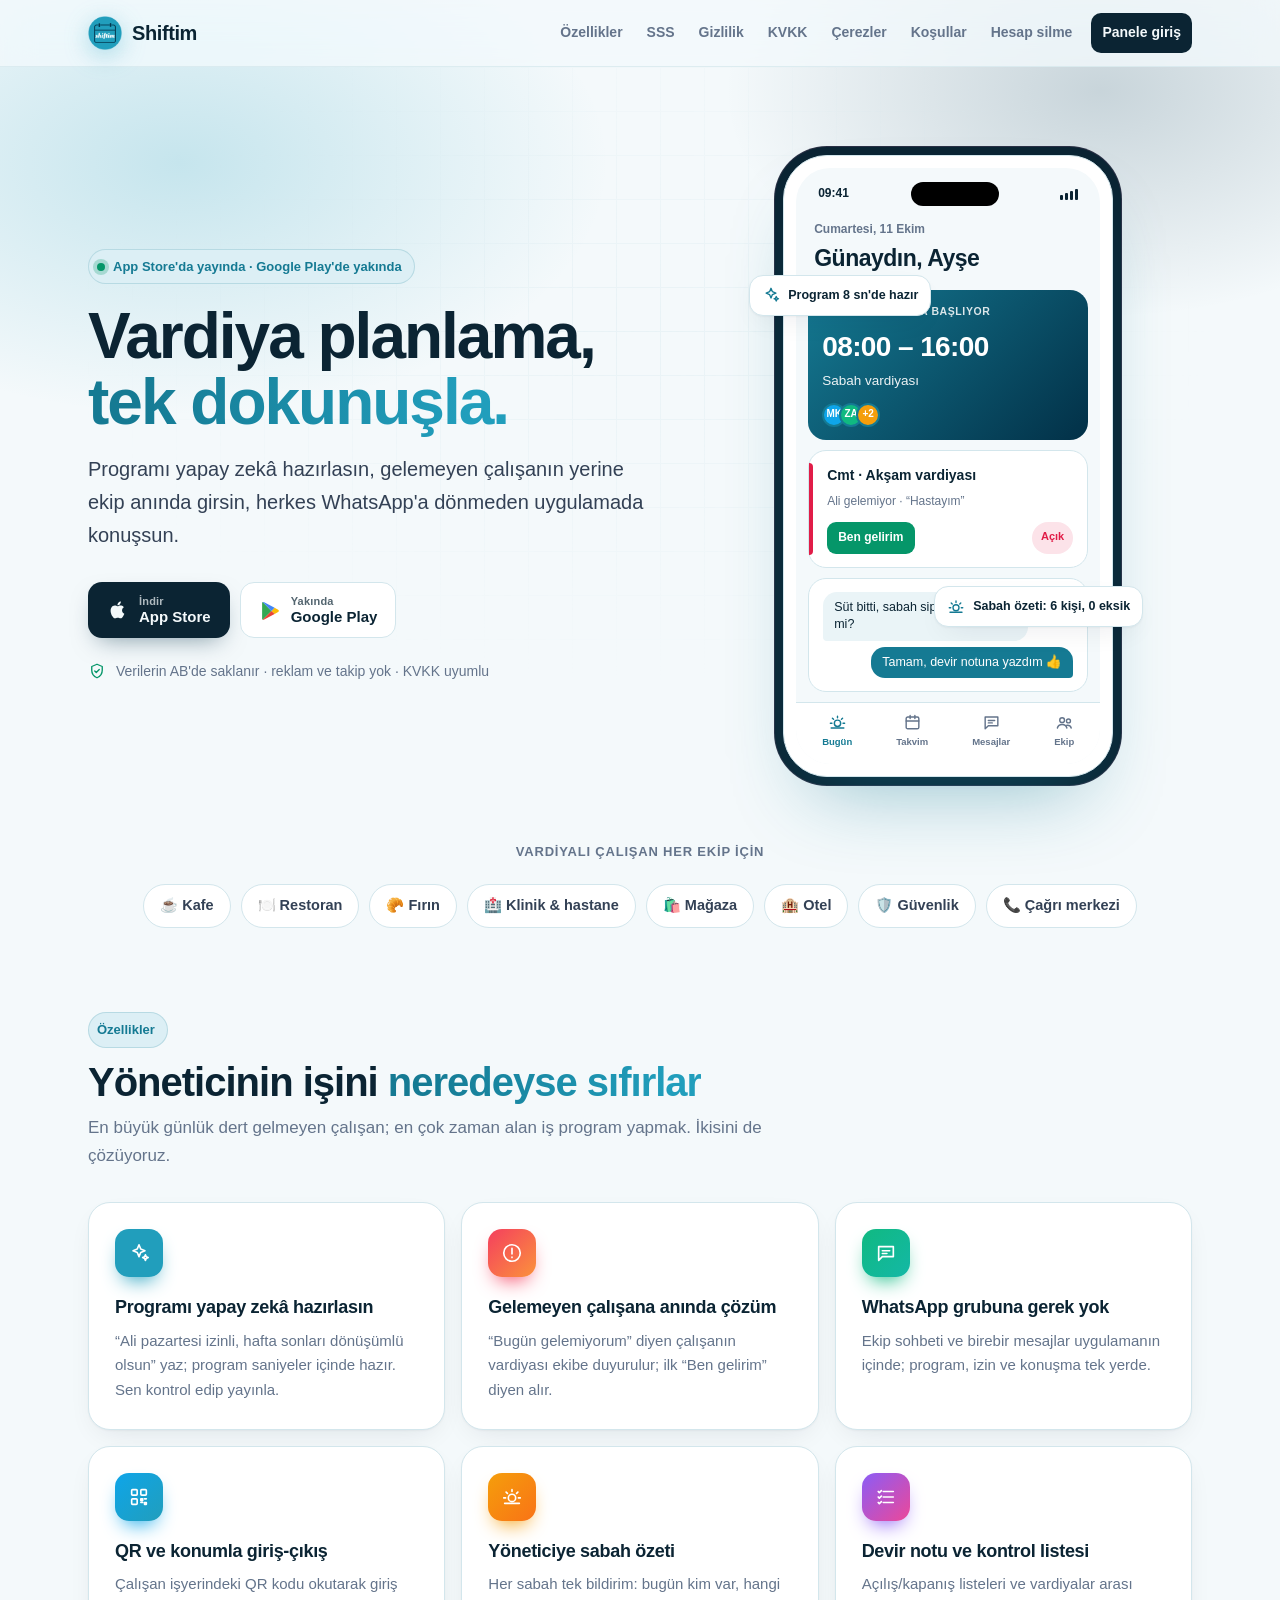
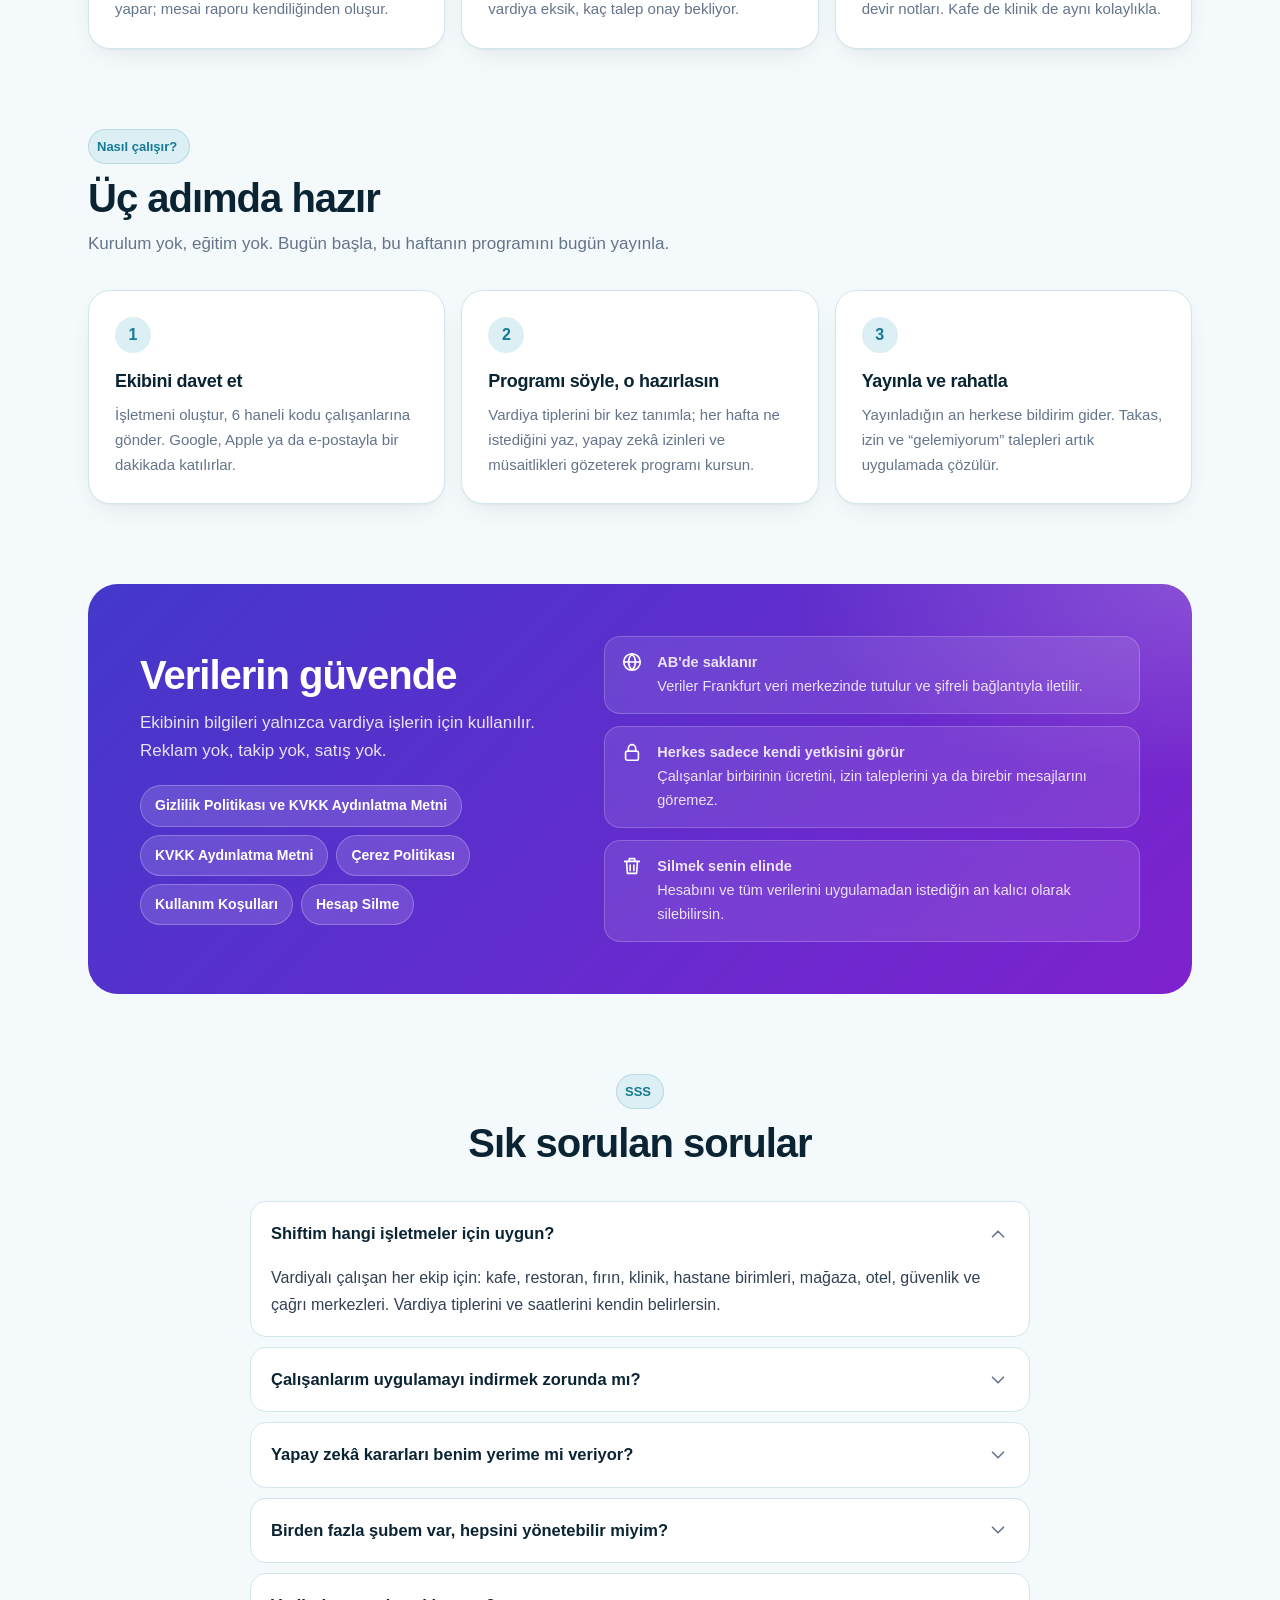
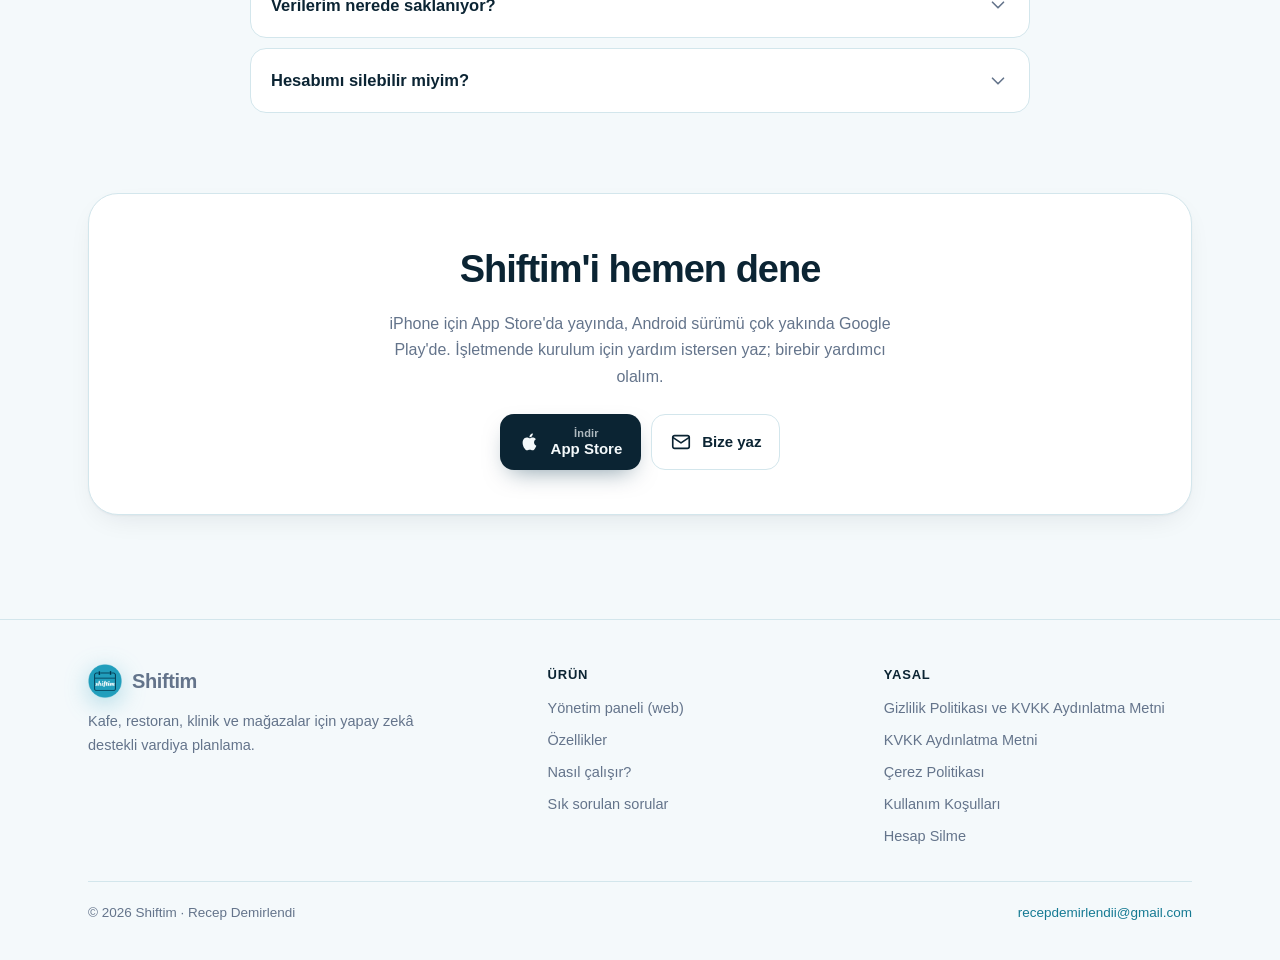
<file: index.html>
<!doctype html>
<html lang="tr"><head>
<meta charset="utf-8"><meta name="viewport" content="width=device-width, initial-scale=1">
<title>Shiftim · Vardiya planlama, tek dokunuşla</title>
<meta name="description" content="Kafe, restoran, klinik ve mağazalar için yapay zekâ destekli vardiya planlama, açık vardiya, ekip sohbeti ve QR ile mesai takibi.">
<meta name="theme-color" content="#157A93">
<meta property="og:title" content="Shiftim · Vardiya planlama, tek dokunuşla"><meta property="og:description" content="Kafe, restoran, klinik ve mağazalar için yapay zekâ destekli vardiya planlama, açık vardiya, ekip sohbeti ve QR ile mesai takibi."><meta property="og:type" content="website"><meta property="og:locale" content="tr_TR">
<link rel="icon" href="favicon.svg" type="image/svg+xml"><link rel="icon" href="favicon.png" sizes="48x48" type="image/png"><link rel="apple-touch-icon" href="logo.png">
<link rel="stylesheet" href="style.css">
</head><body>
<header class="top"><div class="wrap">
<a class="brand" href="./" aria-label="Shiftim ana sayfa"><img class="logo-mark" src="logo.png" alt="" width="34" height="34"><span>Shiftim</span></a>
<nav class="links" aria-label="Ana menü">
<a class="hide-sm" href="./#ozellikler">Özellikler</a><a class="hide-sm" href="./#sss">SSS</a>
<a class="hide-sm" href="gizlilik.html">Gizlilik</a><a class="hide-sm" href="kvkk.html">KVKK</a><a class="hide-sm" href="cerez.html">Çerezler</a><a class="hide-sm" href="kosullar.html">Koşullar</a><a class="hide-sm" href="hesap-silme.html">Hesap silme</a>
<a class="pill" href="app/">Panele giriş</a>
</nav></div></header>
<main><div class="hero-bg"><div class="wrap">
<section class="hero">
<div>
<span class="eyebrow"><span class="dot"></span>App Store'da yayında · Google Play'de yakında</span>
<h1>Vardiya planlama,<br><span class="grad">tek dokunuşla.</span></h1>
<p class="lead">Programı yapay zekâ hazırlasın, gelemeyen çalışanın yerine ekip anında girsin, herkes WhatsApp'a dönmeden uygulamada konuşsun.</p>
<div class="cta">
<a class="btn dark" href="https://apps.apple.com/tr/app/shiftim/id6823755838" target="_blank" rel="noopener"><svg class="store" viewBox="0 0 24 24" fill="currentColor" aria-hidden="true"><path d="M16.4 12.6c0-2.4 2-3.5 2-3.6-1.1-1.6-2.8-1.8-3.4-1.8-1.4-.2-2.8.8-3.5.8-.7 0-1.8-.8-3-.8-1.5 0-3 .9-3.8 2.3-1.6 2.8-.4 7 1.2 9.3.8 1.1 1.7 2.4 2.9 2.3 1.2 0 1.6-.7 3-.7s1.8.7 3 .7c1.3 0 2.1-1.1 2.8-2.3.9-1.3 1.3-2.6 1.3-2.6s-2.5-1-2.5-3.6zM14.1 5.6c.6-.8 1.1-1.8 1-2.9-.9 0-2 .6-2.7 1.4-.6.7-1.1 1.8-1 2.8 1 .1 2-.5 2.7-1.3z"/></svg><span><small>İndir</small>App Store</span></a>
<span class="btn ghost"><svg class="store" viewBox="0 0 24 24" aria-hidden="true"><path fill="#34A853" d="M4 3.3 13.6 13 4 22.7c-.4-.2-.6-.6-.6-1.1V4.4c0-.5.2-.9.6-1.1z"/><path fill="#FBBC04" d="m17 9.6-3.4 3.4L17 16.4l3.9-2.2c1-.6 1-1.9 0-2.4z"/><path fill="#4285F4" d="M4 3.3c.3-.2.8-.2 1.2 0L17 9.6 13.6 13z"/><path fill="#EA4335" d="m13.6 13 3.4 3.4-11.8 6.3c-.4.2-.9.2-1.2 0z"/></svg><span><small>Yakında</small>Google Play</span></span>
</div>
<div class="hero-note"><svg class="ico" viewBox="0 0 24 24" fill="none" stroke="currentColor" stroke-width="1.8" stroke-linecap="round" stroke-linejoin="round" aria-hidden="true"><path d="M12 3 5 6v5c0 4.4 3 8.3 7 10 4-1.7 7-5.6 7-10V6z"/><path d="m9 12 2 2 4-4"/></svg>Verilerin AB'de saklanır · reklam ve takip yok · KVKK uyumlu</div>
</div>
<div class="phone-wrap" aria-hidden="true">
<div class="float-chip a"><svg class="ico" viewBox="0 0 24 24" fill="none" stroke="currentColor" stroke-width="1.8" stroke-linecap="round" stroke-linejoin="round" aria-hidden="true"><path d="M12 3l1.9 4.6L18.5 9.5l-4.6 1.9L12 16l-1.9-4.6L5.5 9.5l4.6-1.9z"/><path d="M19 14l.9 2.1L22 17l-2.1.9L19 20l-.9-2.1L16 17l2.1-.9z"/></svg> Program 8 sn'de hazır</div>
<div class="float-chip b"><svg class="ico" viewBox="0 0 24 24" fill="none" stroke="currentColor" stroke-width="1.8" stroke-linecap="round" stroke-linejoin="round" aria-hidden="true"><circle cx="12" cy="13" r="4"/><path d="M12 4v2M5.6 6.6l1.4 1.4M18.4 6.6 17 8M3 13h2M19 13h2M4 19h16"/></svg> Sabah özeti: 6 kişi, 0 eksik</div>
<div class="phone"><div class="screen">
<div class="status"><span>09:41</span><span class="island"></span><span class="bars"><i style="height:5px"></i><i style="height:7px"></i><i style="height:9px"></i><i style="height:11px"></i></span></div>
<p class="p-greet">Cumartesi, 11 Ekim</p><p class="p-title">Günaydın, Ayşe</p>
<div class="p-card p-shift"><div class="t">2 sa 15 dk sonra başlıyor</div><div class="h">08:00 – 16:00</div><div class="s">Sabah vardiyası</div>
<div class="who"><i style="background:#0EA5E9">MK</i><i style="background:#10B981">ZA</i><i style="background:#F59E0B">+2</i></div></div>
<div class="p-card p-open"><b>Cmt · Akşam vardiyası</b><span>Ali gelemiyor · “Hastayım”</span><div class="p-row"><span class="p-btn">Ben gelirim</span><span class="p-tag">Açık</span></div></div>
<div class="p-card p-chat"><div class="bub in">Süt bitti, sabah sipariş verelim mi?</div><div class="bub out">Tamam, devir notuna yazdım 👍</div></div>
<div class="tabbar"><span class="on"><svg class="ico" viewBox="0 0 24 24" fill="none" stroke="currentColor" stroke-width="1.8" stroke-linecap="round" stroke-linejoin="round" aria-hidden="true"><circle cx="12" cy="13" r="4"/><path d="M12 4v2M5.6 6.6l1.4 1.4M18.4 6.6 17 8M3 13h2M19 13h2M4 19h16"/></svg>Bugün</span><span><svg class="ico" viewBox="0 0 24 24" fill="none" stroke="currentColor" stroke-width="1.8" stroke-linecap="round" stroke-linejoin="round" aria-hidden="true"><rect x="4" y="5" width="16" height="15" rx="2"/><path d="M4 10h16M9 3v4M15 3v4"/></svg>Takvim</span><span><svg class="ico" viewBox="0 0 24 24" fill="none" stroke="currentColor" stroke-width="1.8" stroke-linecap="round" stroke-linejoin="round" aria-hidden="true"><path d="M4 5h16v11H8l-4 4z"/><path d="M8 9.5h8M8 12.5h5"/></svg>Mesajlar</span><span><svg class="ico" viewBox="0 0 24 24" fill="none" stroke="currentColor" stroke-width="1.8" stroke-linecap="round" stroke-linejoin="round" aria-hidden="true"><circle cx="9" cy="9" r="3"/><circle cx="17" cy="10" r="2.5"/><path d="M3 19c.8-3 3.2-4.5 6-4.5s5.2 1.5 6 4.5M15 15.5c2.6-.3 4.7.9 5.5 3.5"/></svg>Ekip</span></div>
</div></div>
</div>
</section>
<p class="sectors-label">Vardiyalı çalışan her ekip için</p>
<div class="sectors"><span>☕ Kafe</span><span>🍽️ Restoran</span><span>🥐 Fırın</span><span>🏥 Klinik &amp; hastane</span><span>🛍️ Mağaza</span><span>🏨 Otel</span><span>🛡️ Güvenlik</span><span>📞 Çağrı merkezi</span></div>
</div></div>

<div class="wrap">
<section class="block" id="ozellikler">
<div class="sec-head"><span class="eyebrow">Özellikler</span><h2>Yöneticinin işini <span class="grad">neredeyse sıfırlar</span></h2><p>En büyük günlük dert gelmeyen çalışan; en çok zaman alan iş program yapmak. İkisini de çözüyoruz.</p></div>
<div class="grid three"><div class="card feature"><div class="ibox" style="--c1:#219EBC;--c2:#219EBC"><svg class="ico" viewBox="0 0 24 24" fill="none" stroke="currentColor" stroke-width="1.8" stroke-linecap="round" stroke-linejoin="round" aria-hidden="true"><path d="M12 3l1.9 4.6L18.5 9.5l-4.6 1.9L12 16l-1.9-4.6L5.5 9.5l4.6-1.9z"/><path d="M19 14l.9 2.1L22 17l-2.1.9L19 20l-.9-2.1L16 17l2.1-.9z"/></svg></div><h3>Programı yapay zekâ hazırlasın</h3><p>“Ali pazartesi izinli, hafta sonları dönüşümlü olsun” yaz; program saniyeler içinde hazır. Sen kontrol edip yayınla.</p></div><div class="card feature"><div class="ibox" style="--c1:#F43F5E;--c2:#FB923C"><svg class="ico" viewBox="0 0 24 24" fill="none" stroke="currentColor" stroke-width="1.8" stroke-linecap="round" stroke-linejoin="round" aria-hidden="true"><circle cx="12" cy="12" r="9"/><path d="M12 7v6M12 16.5v.5"/></svg></div><h3>Gelemeyen çalışana anında çözüm</h3><p>“Bugün gelemiyorum” diyen çalışanın vardiyası ekibe duyurulur; ilk “Ben gelirim” diyen alır.</p></div><div class="card feature"><div class="ibox" style="--c1:#10B981;--c2:#14B8A6"><svg class="ico" viewBox="0 0 24 24" fill="none" stroke="currentColor" stroke-width="1.8" stroke-linecap="round" stroke-linejoin="round" aria-hidden="true"><path d="M4 5h16v11H8l-4 4z"/><path d="M8 9.5h8M8 12.5h5"/></svg></div><h3>WhatsApp grubuna gerek yok</h3><p>Ekip sohbeti ve birebir mesajlar uygulamanın içinde; program, izin ve konuşma tek yerde.</p></div><div class="card feature"><div class="ibox" style="--c1:#0EA5E9;--c2:#219EBC"><svg class="ico" viewBox="0 0 24 24" fill="none" stroke="currentColor" stroke-width="1.8" stroke-linecap="round" stroke-linejoin="round" aria-hidden="true"><rect x="4" y="4" width="6" height="6" rx="1"/><rect x="14" y="4" width="6" height="6" rx="1"/><rect x="4" y="14" width="6" height="6" rx="1"/><path d="M14 14h2v2h-2zM18 18h2v2h-2zM14 18h2M18 14h2"/></svg></div><h3>QR ve konumla giriş-çıkış</h3><p>Çalışan işyerindeki QR kodu okutarak giriş yapar; mesai raporu kendiliğinden oluşur.</p></div><div class="card feature"><div class="ibox" style="--c1:#F59E0B;--c2:#F97316"><svg class="ico" viewBox="0 0 24 24" fill="none" stroke="currentColor" stroke-width="1.8" stroke-linecap="round" stroke-linejoin="round" aria-hidden="true"><circle cx="12" cy="13" r="4"/><path d="M12 4v2M5.6 6.6l1.4 1.4M18.4 6.6 17 8M3 13h2M19 13h2M4 19h16"/></svg></div><h3>Yöneticiye sabah özeti</h3><p>Her sabah tek bildirim: bugün kim var, hangi vardiya eksik, kaç talep onay bekliyor.</p></div><div class="card feature"><div class="ibox" style="--c1:#8B5CF6;--c2:#EC4899"><svg class="ico" viewBox="0 0 24 24" fill="none" stroke="currentColor" stroke-width="1.8" stroke-linecap="round" stroke-linejoin="round" aria-hidden="true"><path d="M9 6h11M9 12h11M9 18h11"/><path d="m3.5 6 1.2 1.2L7 5M3.5 12l1.2 1.2L7 11M3.5 18l1.2 1.2L7 17"/></svg></div><h3>Devir notu ve kontrol listesi</h3><p>Açılış/kapanış listeleri ve vardiyalar arası devir notları. Kafe de klinik de aynı kolaylıkla.</p></div></div>
</section>

<section class="block" id="nasil" style="padding-top:0">
<div class="sec-head"><span class="eyebrow">Nasıl çalışır?</span><h2>Üç adımda hazır</h2><p>Kurulum yok, eğitim yok. Bugün başla, bu haftanın programını bugün yayınla.</p></div>
<div class="steps"><div class="card step"><h3>Ekibini davet et</h3><p>İşletmeni oluştur, 6 haneli kodu çalışanlarına gönder. Google, Apple ya da e-postayla bir dakikada katılırlar.</p></div><div class="card step"><h3>Programı söyle, o hazırlasın</h3><p>Vardiya tiplerini bir kez tanımla; her hafta ne istediğini yaz, yapay zekâ izinleri ve müsaitlikleri gözeterek programı kursun.</p></div><div class="card step"><h3>Yayınla ve rahatla</h3><p>Yayınladığın an herkese bildirim gider. Takas, izin ve “gelemiyorum” talepleri artık uygulamada çözülür.</p></div></div>
</section>

<section class="block" style="padding-top:0">
<div class="trust">
<div><h2>Verilerin güvende</h2><p>Ekibinin bilgileri yalnızca vardiya işlerin için kullanılır. Reklam yok, takip yok, satış yok.</p>
<div class="docs"><a href="gizlilik.html">Gizlilik Politikası ve KVKK Aydınlatma Metni</a><a href="kvkk.html">KVKK Aydınlatma Metni</a><a href="cerez.html">Çerez Politikası</a><a href="kosullar.html">Kullanım Koşulları</a><a href="hesap-silme.html">Hesap Silme</a></div></div>
<ul>
<li><svg class="ico" viewBox="0 0 24 24" fill="none" stroke="currentColor" stroke-width="1.8" stroke-linecap="round" stroke-linejoin="round" aria-hidden="true"><circle cx="12" cy="12" r="9"/><path d="M3 12h18M12 3c2.5 2.6 3.8 5.6 3.8 9s-1.3 6.4-3.8 9c-2.5-2.6-3.8-5.6-3.8-9S9.5 5.6 12 3z"/></svg><span><b>AB'de saklanır</b><span>Veriler Frankfurt veri merkezinde tutulur ve şifreli bağlantıyla iletilir.</span></span></li>
<li><svg class="ico" viewBox="0 0 24 24" fill="none" stroke="currentColor" stroke-width="1.8" stroke-linecap="round" stroke-linejoin="round" aria-hidden="true"><rect x="5" y="11" width="14" height="10" rx="2"/><path d="M8 11V8a4 4 0 0 1 8 0v3"/></svg><span><b>Herkes sadece kendi yetkisini görür</b><span>Çalışanlar birbirinin ücretini, izin taleplerini ya da birebir mesajlarını göremez.</span></span></li>
<li><svg class="ico" viewBox="0 0 24 24" fill="none" stroke="currentColor" stroke-width="1.8" stroke-linecap="round" stroke-linejoin="round" aria-hidden="true"><path d="M4 7h16M10 11v6M14 11v6M6 7l1 13h10l1-13M9 7V4h6v3"/></svg><span><b>Silmek senin elinde</b><span>Hesabını ve tüm verilerini uygulamadan istediğin an kalıcı olarak silebilirsin.</span></span></li>
</ul>
</div>
</section>

<section class="block" id="sss" style="padding-top:0">
<div class="sec-head center"><span class="eyebrow">SSS</span><h2>Sık sorulan sorular</h2></div>
<div class="faq"><details open><summary>Shiftim hangi işletmeler için uygun?<svg class="ico" viewBox="0 0 24 24" fill="none" stroke="currentColor" stroke-width="1.8" stroke-linecap="round" stroke-linejoin="round" aria-hidden="true"><path d="m6 9 6 6 6-6"/></svg></summary><p>Vardiyalı çalışan her ekip için: kafe, restoran, fırın, klinik, hastane birimleri, mağaza, otel, güvenlik ve çağrı merkezleri. Vardiya tiplerini ve saatlerini kendin belirlersin.</p></details><details><summary>Çalışanlarım uygulamayı indirmek zorunda mı?<svg class="ico" viewBox="0 0 24 24" fill="none" stroke="currentColor" stroke-width="1.8" stroke-linecap="round" stroke-linejoin="round" aria-hidden="true"><path d="m6 9 6 6 6-6"/></svg></summary><p>Hayır. Programı tek dokunuşla WhatsApp grubuna metin olarak ya da PDF olarak gönderebilirsin; uygulamayı kullanmayan da programı görür. Uygulamayı kullananlar ayrıca bildirim, takas ve izin özelliklerinden yararlanır.</p></details><details><summary>Yapay zekâ kararları benim yerime mi veriyor?<svg class="ico" viewBox="0 0 24 24" fill="none" stroke="currentColor" stroke-width="1.8" stroke-linecap="round" stroke-linejoin="round" aria-hidden="true"><path d="m6 9 6 6 6-6"/></svg></summary><p>Hayır. Yapay zekâ yalnızca senin talimatlarınla taslak hazırlar; programı kontrol edip yayınlayan her zaman yöneticidir. Kalıcı talimatlarını (“hafta sonları dönüşümlü”) hatırlar ve her hafta uygular.</p></details><details><summary>Birden fazla şubem var, hepsini yönetebilir miyim?<svg class="ico" viewBox="0 0 24 24" fill="none" stroke="currentColor" stroke-width="1.8" stroke-linecap="round" stroke-linejoin="round" aria-hidden="true"><path d="m6 9 6 6 6-6"/></svg></summary><p>Evet. Her şube ayrı ekip olarak tutulur; tek hesapla şubeler arasında geçiş yapabilirsin.</p></details><details><summary>Verilerim nerede saklanıyor?<svg class="ico" viewBox="0 0 24 24" fill="none" stroke="currentColor" stroke-width="1.8" stroke-linecap="round" stroke-linejoin="round" aria-hidden="true"><path d="m6 9 6 6 6-6"/></svg></summary><p>Avrupa Birliği'nde (Frankfurt) saklanır. Reklam ya da takip için kullanılmaz, satılmaz. Ayrıntılar Gizlilik Politikası ve KVKK Aydınlatma Metni'nde.</p></details><details><summary>Hesabımı silebilir miyim?<svg class="ico" viewBox="0 0 24 24" fill="none" stroke="currentColor" stroke-width="1.8" stroke-linecap="round" stroke-linejoin="round" aria-hidden="true"><path d="m6 9 6 6 6-6"/></svg></summary><p>Evet, uygulamada Ekip → Hesabımı sil ile istediğin an; hesabın ve sana ait kayıtlar kalıcı olarak silinir.</p></details></div>
</section>

<section class="block" style="padding-top:0">
<div class="final"><h2>Shiftim'i hemen dene</h2><p>iPhone için App Store'da yayında, Android sürümü çok yakında Google Play'de. İşletmende kurulum için yardım istersen yaz; birebir yardımcı olalım.</p>
<div class="cta"><a class="btn dark" href="https://apps.apple.com/tr/app/shiftim/id6823755838" target="_blank" rel="noopener"><svg class="store" viewBox="0 0 24 24" fill="currentColor" aria-hidden="true"><path d="M16.4 12.6c0-2.4 2-3.5 2-3.6-1.1-1.6-2.8-1.8-3.4-1.8-1.4-.2-2.8.8-3.5.8-.7 0-1.8-.8-3-.8-1.5 0-3 .9-3.8 2.3-1.6 2.8-.4 7 1.2 9.3.8 1.1 1.7 2.4 2.9 2.3 1.2 0 1.6-.7 3-.7s1.8.7 3 .7c1.3 0 2.1-1.1 2.8-2.3.9-1.3 1.3-2.6 1.3-2.6s-2.5-1-2.5-3.6zM14.1 5.6c.6-.8 1.1-1.8 1-2.9-.9 0-2 .6-2.7 1.4-.6.7-1.1 1.8-1 2.8 1 .1 2-.5 2.7-1.3z"/></svg><span><small>İndir</small>App Store</span></a>
<a class="btn ghost" href="mailto:recepdemirlendii@gmail.com?subject=Shiftim%20kurulum"><svg class="ico" viewBox="0 0 24 24" fill="none" stroke="currentColor" stroke-width="1.8" stroke-linecap="round" stroke-linejoin="round" aria-hidden="true"><rect x="3" y="5" width="18" height="14" rx="2"/><path d="m3 7 9 6 9-6"/></svg> Bize yaz</a></div></div>
</section>
</div></main>
<footer class="bottom"><div class="wrap">
<div class="fgrid">
<div class="fbrand"><a class="brand" href="./"><img class="logo-mark" src="logo.png" alt="" width="34" height="34"><span>Shiftim</span></a><p>Kafe, restoran, klinik ve mağazalar için yapay zekâ destekli vardiya planlama.</p></div>
<div><h4>Ürün</h4><ul><li><a href="app/">Yönetim paneli (web)</a></li><li><a href="./#ozellikler">Özellikler</a></li><li><a href="./#nasil">Nasıl çalışır?</a></li><li><a href="./#sss">Sık sorulan sorular</a></li></ul></div>
<div><h4>Yasal</h4><ul><li><a href="gizlilik.html">Gizlilik Politikası ve KVKK Aydınlatma Metni</a></li><li><a href="kvkk.html">KVKK Aydınlatma Metni</a></li><li><a href="cerez.html">Çerez Politikası</a></li><li><a href="kosullar.html">Kullanım Koşulları</a></li><li><a href="hesap-silme.html">Hesap Silme</a></li></ul></div>
</div>
<div class="fbase"><span>© 2026 Shiftim · Recep Demirlendi</span><span><a href="mailto:recepdemirlendii@gmail.com">recepdemirlendii@gmail.com</a></span></div>
</div></footer>

</body></html>
</file>
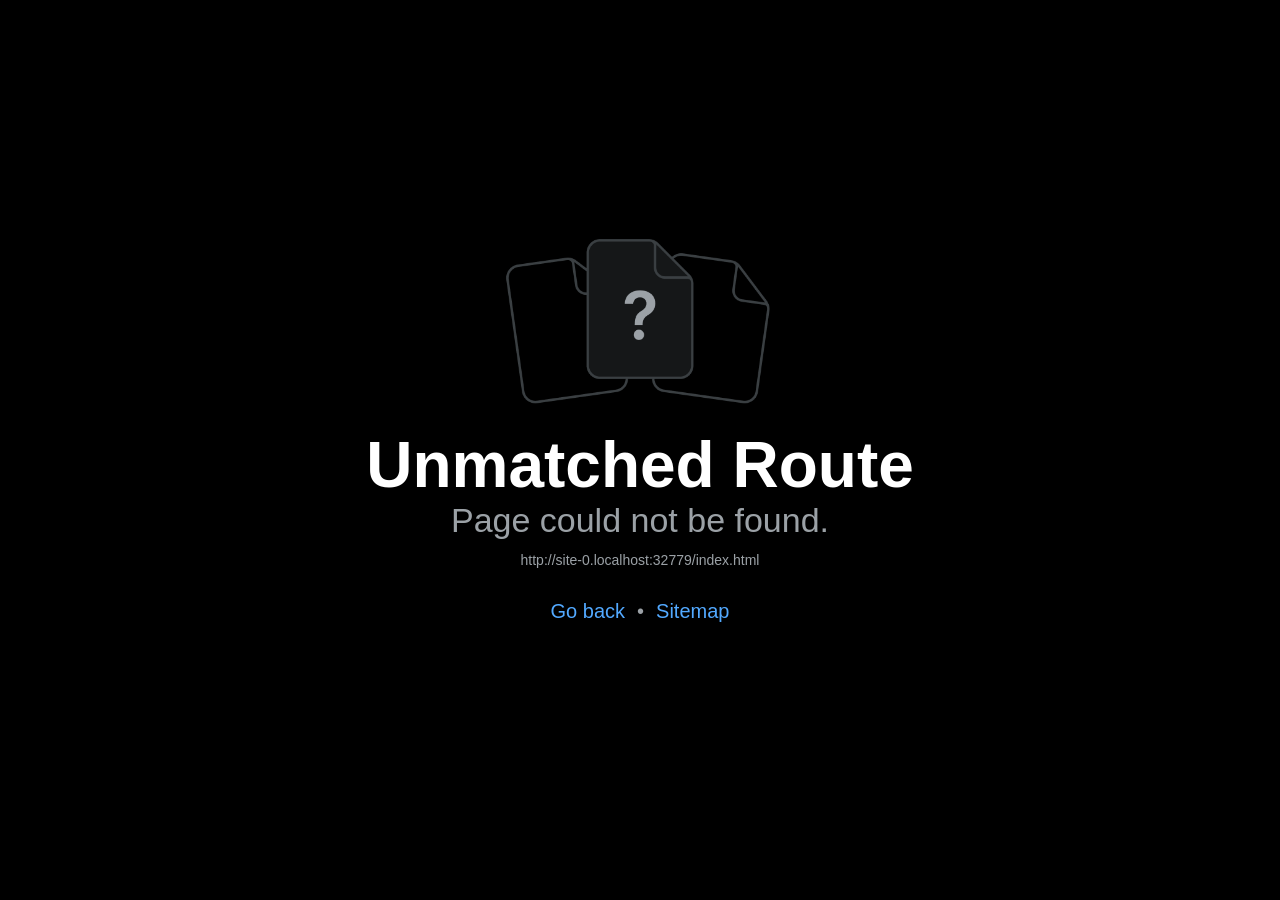
<file: app/index.html>
<!DOCTYPE html>
<html lang="en">
  <head>
    <meta charset="utf-8" />
    <meta httpEquiv="X-UA-Compatible" content="IE=edge" />
    <meta name="viewport" content="width=device-width, initial-scale=1, shrink-to-fit=no" />
    <title>Shiftim</title>
    <!-- The `react-native-web` recommended style reset: https://necolas.github.io/react-native-web/docs/setup/#root-element -->
    <style id="expo-reset">
      /* These styles make the body full-height */
      html,
      body {
        height: 100%;
      }
      /* These styles disable body scrolling if you are using <ScrollView> */
      body {
        overflow: hidden;
      }
      /* These styles make the root element full-height */
      #root {
        display: flex;
        height: 100%;
        flex: 1;
      }
    </style>
  <link rel="icon" href="/app/favicon.ico"/></head>

  <body>
    <!-- Use static rendering with Expo Router to support running without JavaScript. -->
    <noscript>
      You need to enable JavaScript to run this app.
    </noscript>
    <!-- The root element for your Expo app. -->
    <div id="root"></div>
  <script src="/app/_expo/static/js/web/entry-d6a7e2dae83447e63afc82d92c2ace66.js" defer></script>
</body>
</html>
</file>
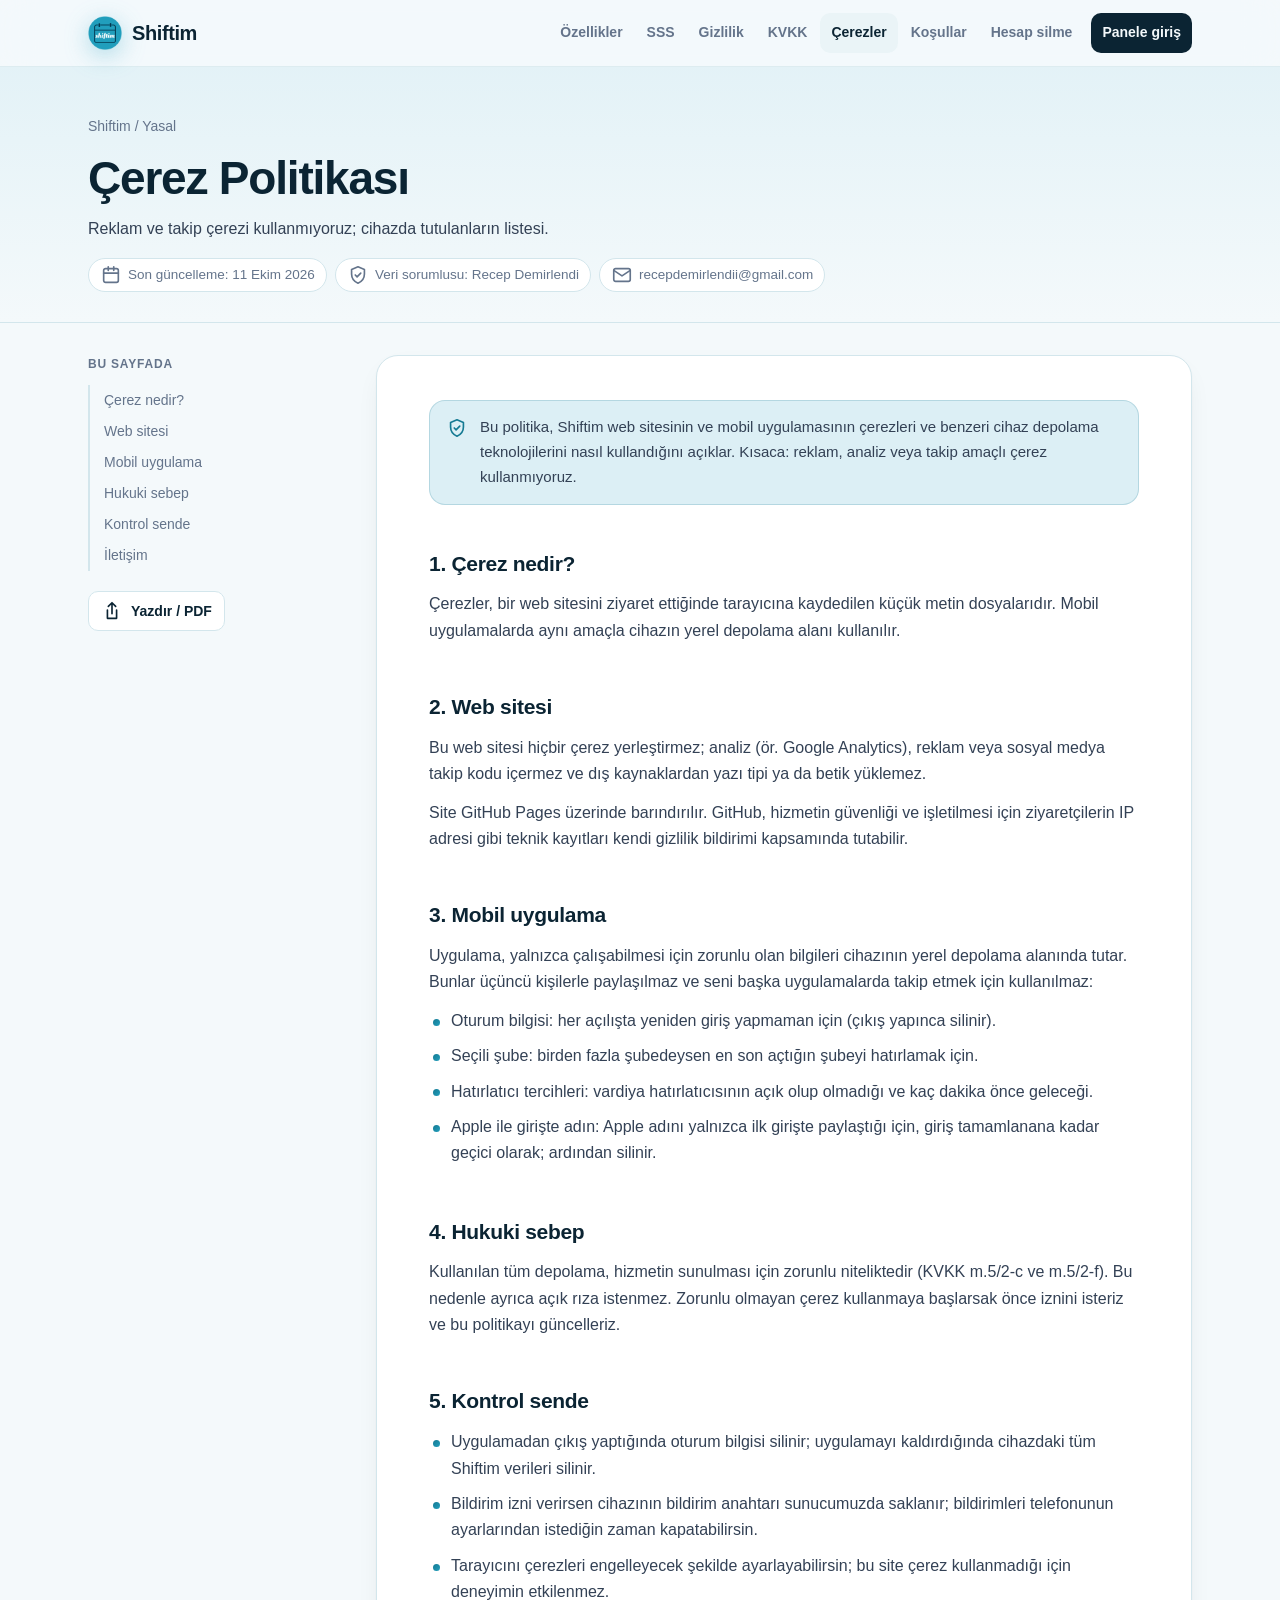
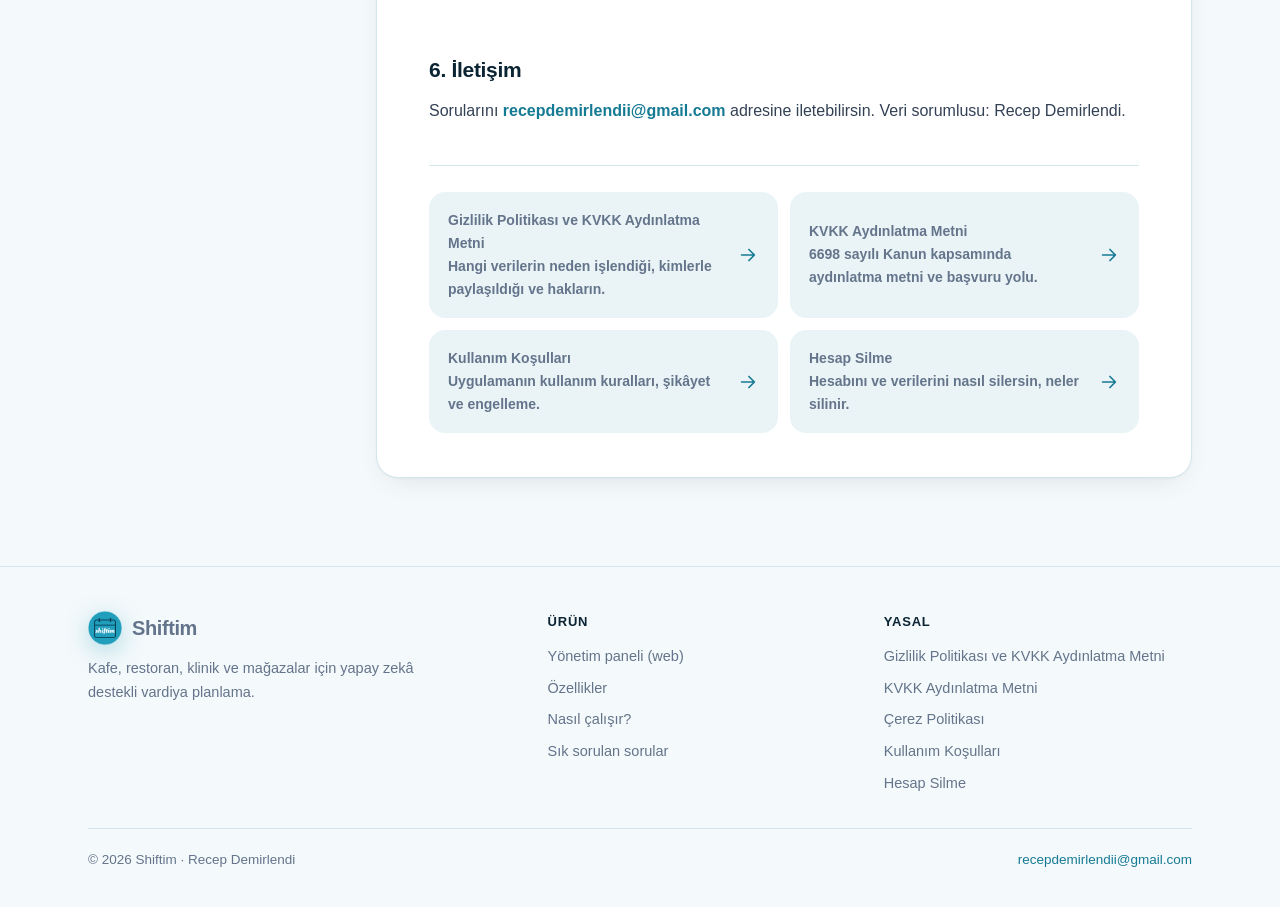
<file: cerez.html>
<!doctype html>
<html lang="tr"><head>
<meta charset="utf-8"><meta name="viewport" content="width=device-width, initial-scale=1">
<title>Çerez Politikası · Shiftim</title>
<meta name="description" content="Reklam ve takip çerezi kullanmıyoruz; cihazda tutulanların listesi.">
<meta name="theme-color" content="#157A93">
<meta property="og:title" content="Çerez Politikası · Shiftim"><meta property="og:description" content="Reklam ve takip çerezi kullanmıyoruz; cihazda tutulanların listesi."><meta property="og:type" content="website"><meta property="og:locale" content="tr_TR">
<link rel="icon" href="favicon.svg" type="image/svg+xml"><link rel="icon" href="favicon.png" sizes="48x48" type="image/png"><link rel="apple-touch-icon" href="logo.png">
<link rel="stylesheet" href="style.css">
</head><body>
<header class="top"><div class="wrap">
<a class="brand" href="./" aria-label="Shiftim ana sayfa"><img class="logo-mark" src="logo.png" alt="" width="34" height="34"><span>Shiftim</span></a>
<nav class="links" aria-label="Ana menü">
<a class="hide-sm" href="./#ozellikler">Özellikler</a><a class="hide-sm" href="./#sss">SSS</a>
<a class="hide-sm" href="gizlilik.html">Gizlilik</a><a class="hide-sm" href="kvkk.html">KVKK</a><a class="hide-sm" href="cerez.html" aria-current="page">Çerezler</a><a class="hide-sm" href="kosullar.html">Koşullar</a><a class="hide-sm" href="hesap-silme.html">Hesap silme</a>
<a class="pill" href="app/">Panele giriş</a>
</nav></div></header>
<main><div class="progress" aria-hidden="true"></div>
<div class="doc-hero"><div class="wrap">
<div class="crumbs"><a href="./">Shiftim</a> / Yasal</div>
<h1>Çerez Politikası</h1>
<p>Reklam ve takip çerezi kullanmıyoruz; cihazda tutulanların listesi.</p>
<div class="meta"><span><svg class="ico" viewBox="0 0 24 24" fill="none" stroke="currentColor" stroke-width="1.8" stroke-linecap="round" stroke-linejoin="round" aria-hidden="true"><rect x="4" y="5" width="16" height="15" rx="2"/><path d="M4 10h16M9 3v4M15 3v4"/></svg> Son güncelleme: 11 Ekim 2026</span><span><svg class="ico" viewBox="0 0 24 24" fill="none" stroke="currentColor" stroke-width="1.8" stroke-linecap="round" stroke-linejoin="round" aria-hidden="true"><path d="M12 3 5 6v5c0 4.4 3 8.3 7 10 4-1.7 7-5.6 7-10V6z"/><path d="m9 12 2 2 4-4"/></svg> Veri sorumlusu: Recep Demirlendi</span><span><svg class="ico" viewBox="0 0 24 24" fill="none" stroke="currentColor" stroke-width="1.8" stroke-linecap="round" stroke-linejoin="round" aria-hidden="true"><rect x="3" y="5" width="18" height="14" rx="2"/><path d="m3 7 9 6 9-6"/></svg> recepdemirlendii@gmail.com</span></div>
</div></div>
<div class="wrap"><div class="doc-layout">
<aside class="toc"><p>Bu sayfada</p><ol><li><a href="#cerez-nedir">Çerez nedir?</a></li><li><a href="#web-sitesi">Web sitesi</a></li><li><a href="#mobil-uygulama">Mobil uygulama</a></li><li><a href="#hukuki-sebep">Hukuki sebep</a></li><li><a href="#kontrol-sende">Kontrol sende</a></li><li><a href="#iletisim">İletişim</a></li></ol><button class="print" type="button"><svg class="ico" viewBox="0 0 24 24" fill="none" stroke="currentColor" stroke-width="1.8" stroke-linecap="round" stroke-linejoin="round" aria-hidden="true"><path d="M7 11V20h10v-9"/><path d="M12 15V3M8 7l4-4 4 4"/></svg> Yazdır / PDF</button></aside>
<article class="doc card">
<div class="callout"><svg class="ico" viewBox="0 0 24 24" fill="none" stroke="currentColor" stroke-width="1.8" stroke-linecap="round" stroke-linejoin="round" aria-hidden="true"><path d="M12 3 5 6v5c0 4.4 3 8.3 7 10 4-1.7 7-5.6 7-10V6z"/><path d="m9 12 2 2 4-4"/></svg><span>Bu politika, Shiftim web sitesinin ve mobil uygulamasının çerezleri ve benzeri cihaz depolama teknolojilerini nasıl kullandığını açıklar. Kısaca: reklam, analiz veya takip amaçlı çerez kullanmıyoruz.</span></div>
<section id="cerez-nedir"><h2>1. Çerez nedir?</h2>
<p>Çerezler, bir web sitesini ziyaret ettiğinde tarayıcına kaydedilen küçük metin dosyalarıdır. Mobil uygulamalarda aynı amaçla cihazın yerel depolama alanı kullanılır.</p>
</section>
<section id="web-sitesi"><h2>2. Web sitesi</h2>
<p>Bu web sitesi hiçbir çerez yerleştirmez; analiz (ör. Google Analytics), reklam veya sosyal medya takip kodu içermez ve dış kaynaklardan yazı tipi ya da betik yüklemez.</p>
<p>Site GitHub Pages üzerinde barındırılır. GitHub, hizmetin güvenliği ve işletilmesi için ziyaretçilerin IP adresi gibi teknik kayıtları kendi gizlilik bildirimi kapsamında tutabilir.</p>
</section>
<section id="mobil-uygulama"><h2>3. Mobil uygulama</h2>
<p>Uygulama, yalnızca çalışabilmesi için zorunlu olan bilgileri cihazının yerel depolama alanında tutar. Bunlar üçüncü kişilerle paylaşılmaz ve seni başka uygulamalarda takip etmek için kullanılmaz:</p>
<ul><li>Oturum bilgisi: her açılışta yeniden giriş yapmaman için (çıkış yapınca silinir).</li><li>Seçili şube: birden fazla şubedeysen en son açtığın şubeyi hatırlamak için.</li><li>Hatırlatıcı tercihleri: vardiya hatırlatıcısının açık olup olmadığı ve kaç dakika önce geleceği.</li><li>Apple ile girişte adın: Apple adını yalnızca ilk girişte paylaştığı için, giriş tamamlanana kadar geçici olarak; ardından silinir.</li></ul></section>
<section id="hukuki-sebep"><h2>4. Hukuki sebep</h2>
<p>Kullanılan tüm depolama, hizmetin sunulması için zorunlu niteliktedir (KVKK m.5/2-c ve m.5/2-f). Bu nedenle ayrıca açık rıza istenmez. Zorunlu olmayan çerez kullanmaya başlarsak önce iznini isteriz ve bu politikayı güncelleriz.</p>
</section>
<section id="kontrol-sende"><h2>5. Kontrol sende</h2>

<ul><li>Uygulamadan çıkış yaptığında oturum bilgisi silinir; uygulamayı kaldırdığında cihazdaki tüm Shiftim verileri silinir.</li><li>Bildirim izni verirsen cihazının bildirim anahtarı sunucumuzda saklanır; bildirimleri telefonunun ayarlarından istediğin zaman kapatabilirsin.</li><li>Tarayıcını çerezleri engelleyecek şekilde ayarlayabilirsin; bu site çerez kullanmadığı için deneyimin etkilenmez.</li></ul></section>
<section id="iletisim"><h2>6. İletişim</h2>
<p>Sorularını <a href="mailto:recepdemirlendii@gmail.com">recepdemirlendii@gmail.com</a> adresine iletebilirsin. Veri sorumlusu: Recep Demirlendi.</p>
</section>
<div class="related"><a href="gizlilik.html"><span><b>Gizlilik Politikası ve KVKK Aydınlatma Metni</b><span>Hangi verilerin neden işlendiği, kimlerle paylaşıldığı ve hakların.</span></span><svg class="ico" viewBox="0 0 24 24" fill="none" stroke="currentColor" stroke-width="1.8" stroke-linecap="round" stroke-linejoin="round" aria-hidden="true"><path d="M5 12h14M13 6l6 6-6 6"/></svg></a><a href="kvkk.html"><span><b>KVKK Aydınlatma Metni</b><span>6698 sayılı Kanun kapsamında aydınlatma metni ve başvuru yolu.</span></span><svg class="ico" viewBox="0 0 24 24" fill="none" stroke="currentColor" stroke-width="1.8" stroke-linecap="round" stroke-linejoin="round" aria-hidden="true"><path d="M5 12h14M13 6l6 6-6 6"/></svg></a><a href="kosullar.html"><span><b>Kullanım Koşulları</b><span>Uygulamanın kullanım kuralları, şikâyet ve engelleme.</span></span><svg class="ico" viewBox="0 0 24 24" fill="none" stroke="currentColor" stroke-width="1.8" stroke-linecap="round" stroke-linejoin="round" aria-hidden="true"><path d="M5 12h14M13 6l6 6-6 6"/></svg></a><a href="hesap-silme.html"><span><b>Hesap Silme</b><span>Hesabını ve verilerini nasıl silersin, neler silinir.</span></span><svg class="ico" viewBox="0 0 24 24" fill="none" stroke="currentColor" stroke-width="1.8" stroke-linecap="round" stroke-linejoin="round" aria-hidden="true"><path d="M5 12h14M13 6l6 6-6 6"/></svg></a></div>
</article></div></div></main>
<footer class="bottom"><div class="wrap">
<div class="fgrid">
<div class="fbrand"><a class="brand" href="./"><img class="logo-mark" src="logo.png" alt="" width="34" height="34"><span>Shiftim</span></a><p>Kafe, restoran, klinik ve mağazalar için yapay zekâ destekli vardiya planlama.</p></div>
<div><h4>Ürün</h4><ul><li><a href="app/">Yönetim paneli (web)</a></li><li><a href="./#ozellikler">Özellikler</a></li><li><a href="./#nasil">Nasıl çalışır?</a></li><li><a href="./#sss">Sık sorulan sorular</a></li></ul></div>
<div><h4>Yasal</h4><ul><li><a href="gizlilik.html">Gizlilik Politikası ve KVKK Aydınlatma Metni</a></li><li><a href="kvkk.html">KVKK Aydınlatma Metni</a></li><li><a href="cerez.html">Çerez Politikası</a></li><li><a href="kosullar.html">Kullanım Koşulları</a></li><li><a href="hesap-silme.html">Hesap Silme</a></li></ul></div>
</div>
<div class="fbase"><span>© 2026 Shiftim · Recep Demirlendi</span><span><a href="mailto:recepdemirlendii@gmail.com">recepdemirlendii@gmail.com</a></span></div>
</div></footer>
<script>
(() => {
  const bar = document.querySelector('.progress');
  const links = [...document.querySelectorAll('.toc a[href^="#"]')];
  const secs = links.map((a) => document.getElementById(a.getAttribute('href').slice(1)));
  const onScroll = () => {
    const h = document.documentElement;
    bar.style.width = (h.scrollTop / Math.max(1, h.scrollHeight - h.clientHeight)) * 100 + '%';
    let i = secs.findLastIndex((s) => s && s.getBoundingClientRect().top < 140);
    links.forEach((a, k) => a.classList.toggle('on', k === i));
  };
  addEventListener('scroll', onScroll, { passive: true }); onScroll();
  document.querySelector('.print')?.addEventListener('click', () => print());
})();
</script>
</body></html>
</file>
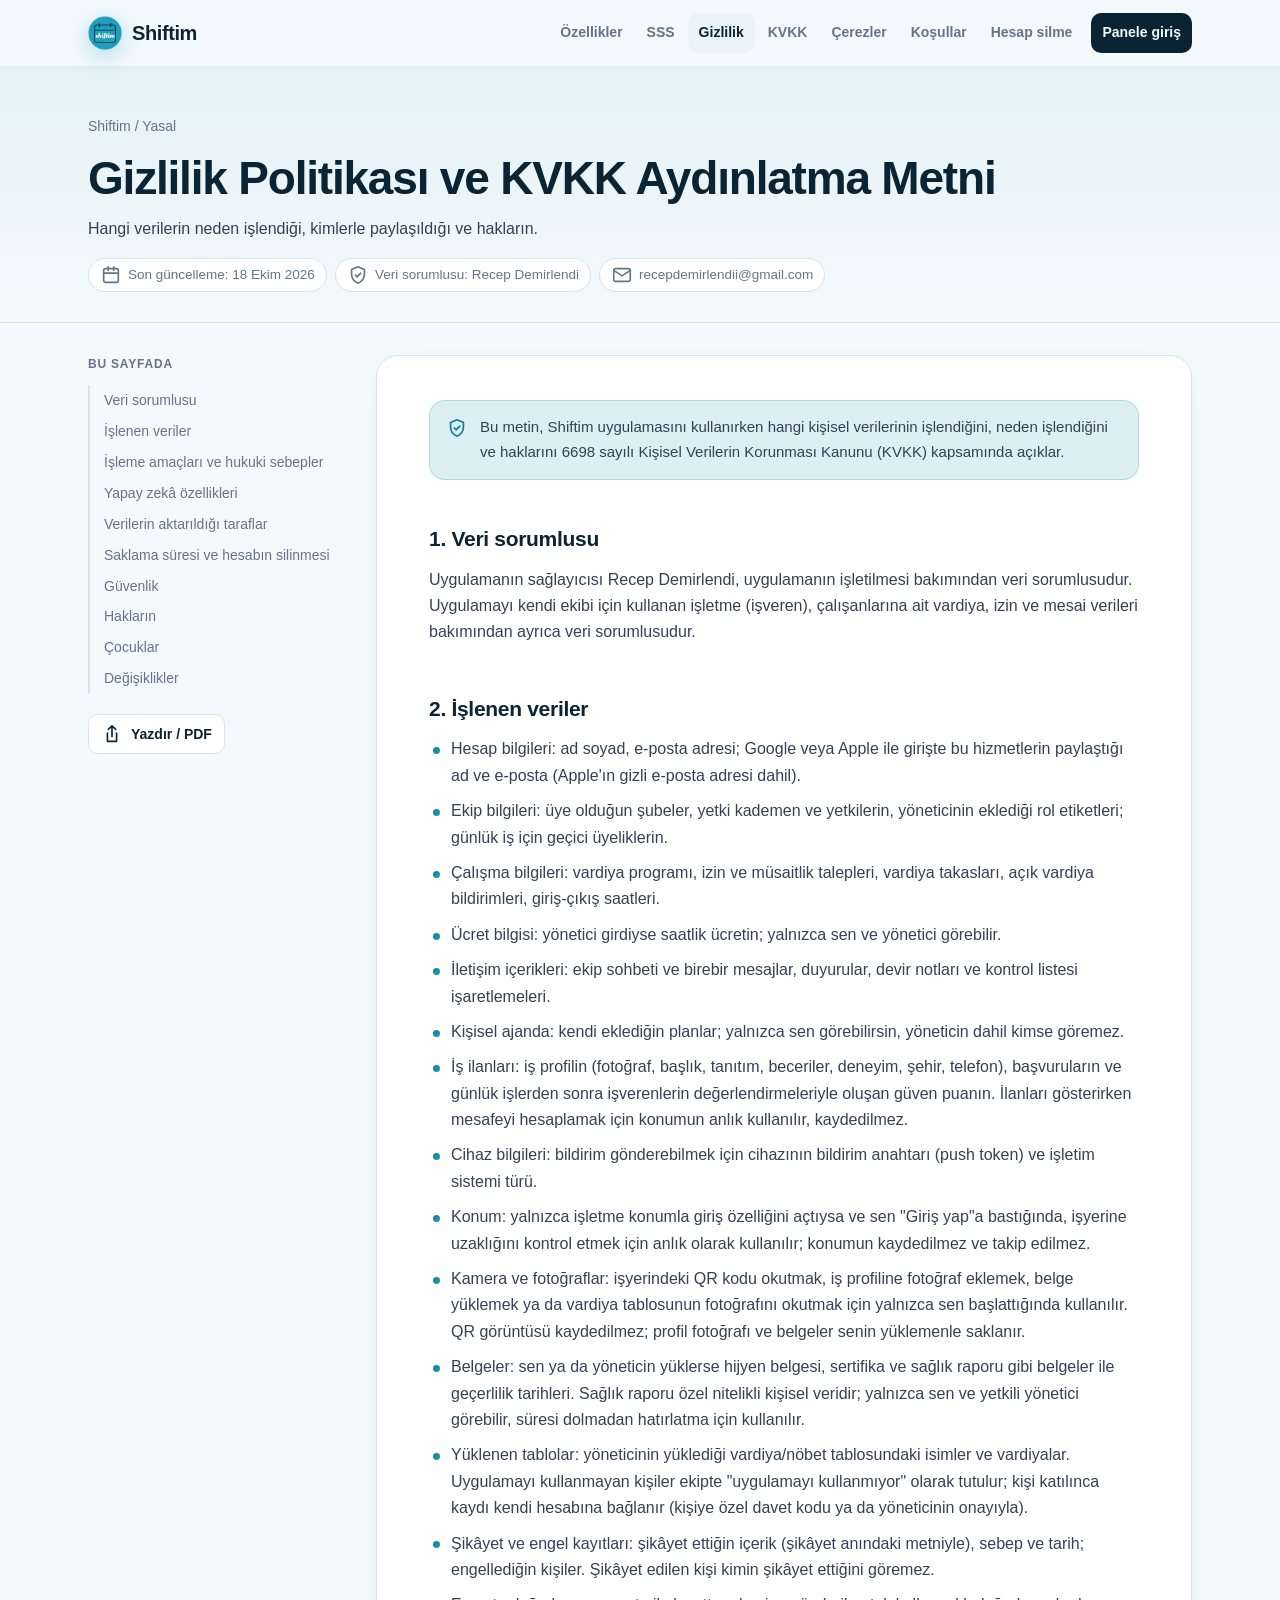
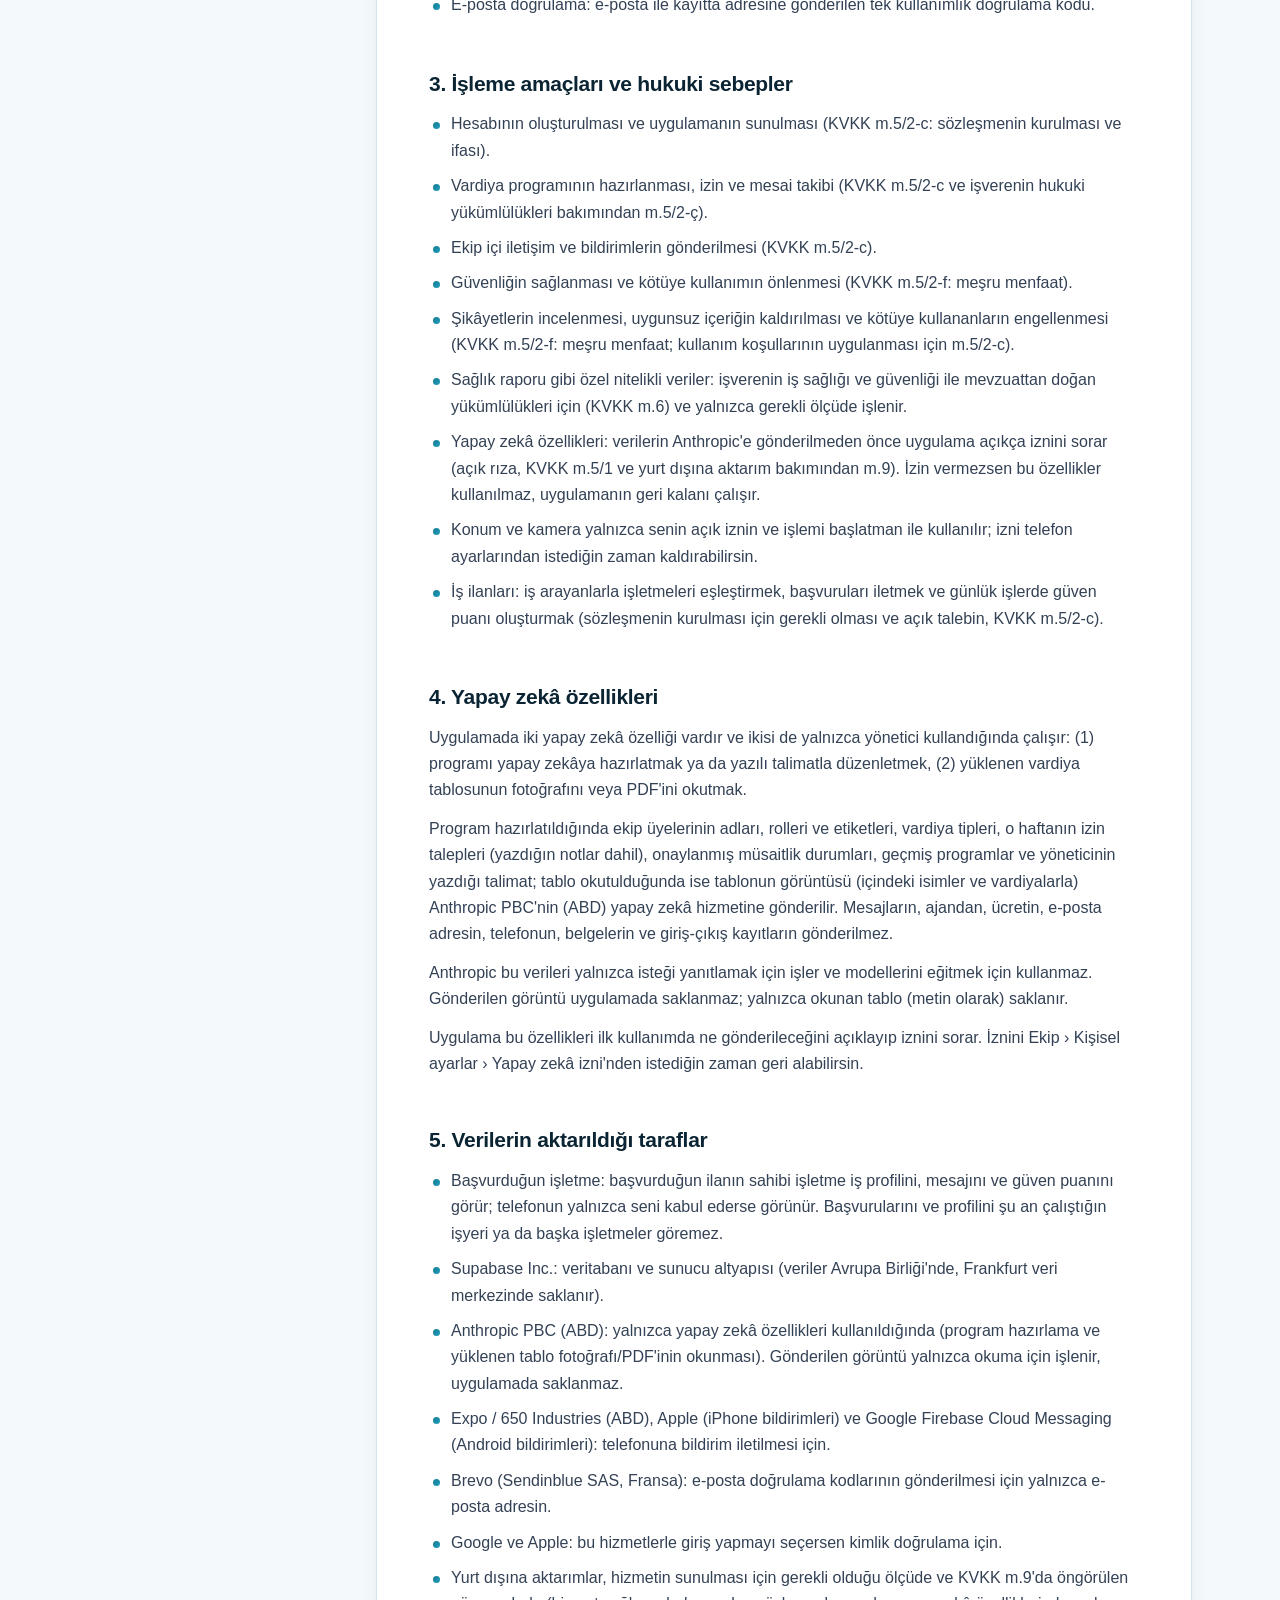
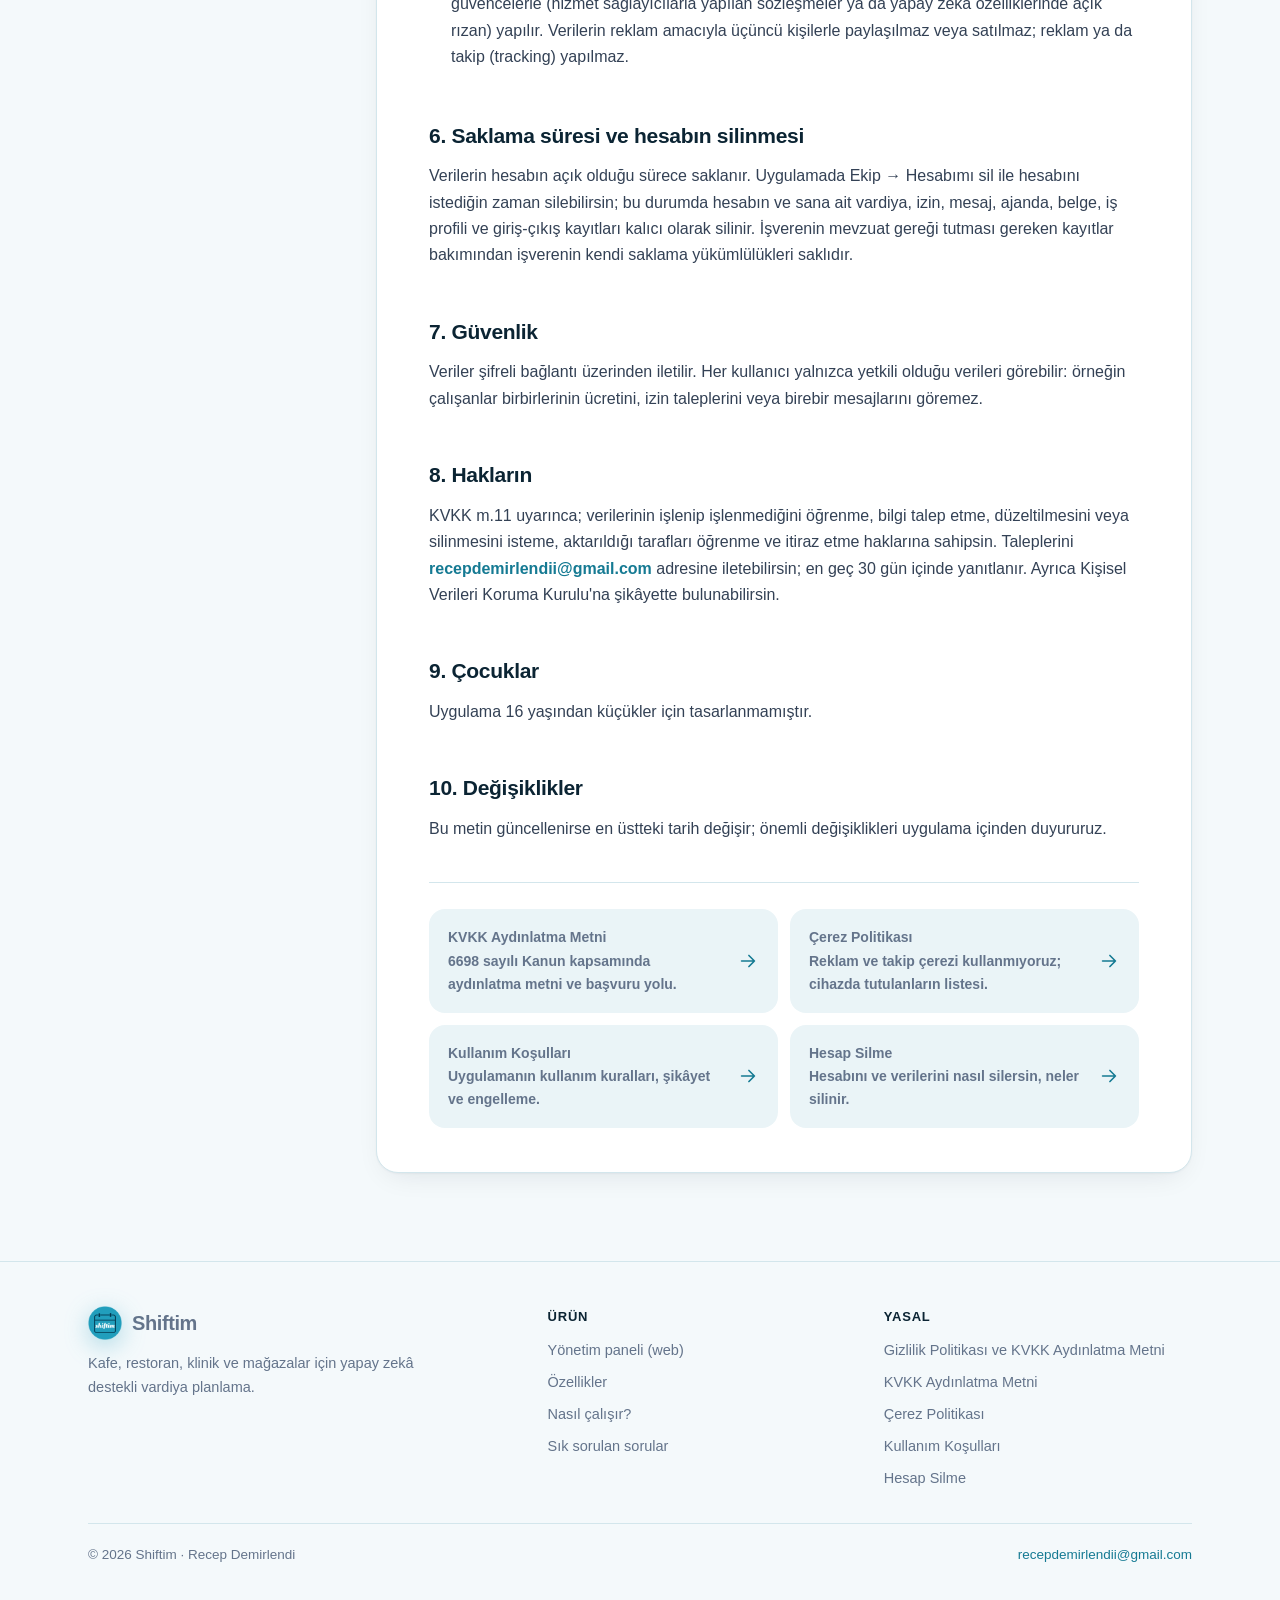
<file: gizlilik.html>
<!doctype html>
<html lang="tr"><head>
<meta charset="utf-8"><meta name="viewport" content="width=device-width, initial-scale=1">
<title>Gizlilik Politikası ve KVKK Aydınlatma Metni · Shiftim</title>
<meta name="description" content="Hangi verilerin neden işlendiği, kimlerle paylaşıldığı ve hakların.">
<meta name="theme-color" content="#157A93">
<meta property="og:title" content="Gizlilik Politikası ve KVKK Aydınlatma Metni · Shiftim"><meta property="og:description" content="Hangi verilerin neden işlendiği, kimlerle paylaşıldığı ve hakların."><meta property="og:type" content="website"><meta property="og:locale" content="tr_TR">
<link rel="icon" href="favicon.svg" type="image/svg+xml"><link rel="icon" href="favicon.png" sizes="48x48" type="image/png"><link rel="apple-touch-icon" href="logo.png">
<link rel="stylesheet" href="style.css">
</head><body>
<header class="top"><div class="wrap">
<a class="brand" href="./" aria-label="Shiftim ana sayfa"><img class="logo-mark" src="logo.png" alt="" width="34" height="34"><span>Shiftim</span></a>
<nav class="links" aria-label="Ana menü">
<a class="hide-sm" href="./#ozellikler">Özellikler</a><a class="hide-sm" href="./#sss">SSS</a>
<a class="hide-sm" href="gizlilik.html" aria-current="page">Gizlilik</a><a class="hide-sm" href="kvkk.html">KVKK</a><a class="hide-sm" href="cerez.html">Çerezler</a><a class="hide-sm" href="kosullar.html">Koşullar</a><a class="hide-sm" href="hesap-silme.html">Hesap silme</a>
<a class="pill" href="app/">Panele giriş</a>
</nav></div></header>
<main><div class="progress" aria-hidden="true"></div>
<div class="doc-hero"><div class="wrap">
<div class="crumbs"><a href="./">Shiftim</a> / Yasal</div>
<h1>Gizlilik Politikası ve KVKK Aydınlatma Metni</h1>
<p>Hangi verilerin neden işlendiği, kimlerle paylaşıldığı ve hakların.</p>
<div class="meta"><span><svg class="ico" viewBox="0 0 24 24" fill="none" stroke="currentColor" stroke-width="1.8" stroke-linecap="round" stroke-linejoin="round" aria-hidden="true"><rect x="4" y="5" width="16" height="15" rx="2"/><path d="M4 10h16M9 3v4M15 3v4"/></svg> Son güncelleme: 18 Ekim 2026</span><span><svg class="ico" viewBox="0 0 24 24" fill="none" stroke="currentColor" stroke-width="1.8" stroke-linecap="round" stroke-linejoin="round" aria-hidden="true"><path d="M12 3 5 6v5c0 4.4 3 8.3 7 10 4-1.7 7-5.6 7-10V6z"/><path d="m9 12 2 2 4-4"/></svg> Veri sorumlusu: Recep Demirlendi</span><span><svg class="ico" viewBox="0 0 24 24" fill="none" stroke="currentColor" stroke-width="1.8" stroke-linecap="round" stroke-linejoin="round" aria-hidden="true"><rect x="3" y="5" width="18" height="14" rx="2"/><path d="m3 7 9 6 9-6"/></svg> recepdemirlendii@gmail.com</span></div>
</div></div>
<div class="wrap"><div class="doc-layout">
<aside class="toc"><p>Bu sayfada</p><ol><li><a href="#veri-sorumlusu">Veri sorumlusu</a></li><li><a href="#islenen-veriler">İşlenen veriler</a></li><li><a href="#isleme-amaclari-ve-hukuki-sebepler">İşleme amaçları ve hukuki sebepler</a></li><li><a href="#yapay-zeka-ozellikleri">Yapay zekâ özellikleri</a></li><li><a href="#verilerin-aktarildigi-taraflar">Verilerin aktarıldığı taraflar</a></li><li><a href="#saklama-suresi-ve-hesabin-silinmesi">Saklama süresi ve hesabın silinmesi</a></li><li><a href="#guvenlik">Güvenlik</a></li><li><a href="#haklarin">Hakların</a></li><li><a href="#cocuklar">Çocuklar</a></li><li><a href="#degisiklikler">Değişiklikler</a></li></ol><button class="print" type="button"><svg class="ico" viewBox="0 0 24 24" fill="none" stroke="currentColor" stroke-width="1.8" stroke-linecap="round" stroke-linejoin="round" aria-hidden="true"><path d="M7 11V20h10v-9"/><path d="M12 15V3M8 7l4-4 4 4"/></svg> Yazdır / PDF</button></aside>
<article class="doc card">
<div class="callout"><svg class="ico" viewBox="0 0 24 24" fill="none" stroke="currentColor" stroke-width="1.8" stroke-linecap="round" stroke-linejoin="round" aria-hidden="true"><path d="M12 3 5 6v5c0 4.4 3 8.3 7 10 4-1.7 7-5.6 7-10V6z"/><path d="m9 12 2 2 4-4"/></svg><span>Bu metin, Shiftim uygulamasını kullanırken hangi kişisel verilerinin işlendiğini, neden işlendiğini ve haklarını 6698 sayılı Kişisel Verilerin Korunması Kanunu (KVKK) kapsamında açıklar.</span></div>
<section id="veri-sorumlusu"><h2>1. Veri sorumlusu</h2>
<p>Uygulamanın sağlayıcısı Recep Demirlendi, uygulamanın işletilmesi bakımından veri sorumlusudur. Uygulamayı kendi ekibi için kullanan işletme (işveren), çalışanlarına ait vardiya, izin ve mesai verileri bakımından ayrıca veri sorumlusudur.</p>
</section>
<section id="islenen-veriler"><h2>2. İşlenen veriler</h2>

<ul><li>Hesap bilgileri: ad soyad, e-posta adresi; Google veya Apple ile girişte bu hizmetlerin paylaştığı ad ve e-posta (Apple'ın gizli e-posta adresi dahil).</li><li>Ekip bilgileri: üye olduğun şubeler, yetki kademen ve yetkilerin, yöneticinin eklediği rol etiketleri; günlük iş için geçici üyeliklerin.</li><li>Çalışma bilgileri: vardiya programı, izin ve müsaitlik talepleri, vardiya takasları, açık vardiya bildirimleri, giriş-çıkış saatleri.</li><li>Ücret bilgisi: yönetici girdiyse saatlik ücretin; yalnızca sen ve yönetici görebilir.</li><li>İletişim içerikleri: ekip sohbeti ve birebir mesajlar, duyurular, devir notları ve kontrol listesi işaretlemeleri.</li><li>Kişisel ajanda: kendi eklediğin planlar; yalnızca sen görebilirsin, yöneticin dahil kimse göremez.</li><li>İş ilanları: iş profilin (fotoğraf, başlık, tanıtım, beceriler, deneyim, şehir, telefon), başvuruların ve günlük işlerden sonra işverenlerin değerlendirmeleriyle oluşan güven puanın. İlanları gösterirken mesafeyi hesaplamak için konumun anlık kullanılır, kaydedilmez.</li><li>Cihaz bilgileri: bildirim gönderebilmek için cihazının bildirim anahtarı (push token) ve işletim sistemi türü.</li><li>Konum: yalnızca işletme konumla giriş özelliğini açtıysa ve sen &quot;Giriş yap&quot;a bastığında, işyerine uzaklığını kontrol etmek için anlık olarak kullanılır; konumun kaydedilmez ve takip edilmez.</li><li>Kamera ve fotoğraflar: işyerindeki QR kodu okutmak, iş profiline fotoğraf eklemek, belge yüklemek ya da vardiya tablosunun fotoğrafını okutmak için yalnızca sen başlattığında kullanılır. QR görüntüsü kaydedilmez; profil fotoğrafı ve belgeler senin yüklemenle saklanır.</li><li>Belgeler: sen ya da yöneticin yüklerse hijyen belgesi, sertifika ve sağlık raporu gibi belgeler ile geçerlilik tarihleri. Sağlık raporu özel nitelikli kişisel veridir; yalnızca sen ve yetkili yönetici görebilir, süresi dolmadan hatırlatma için kullanılır.</li><li>Yüklenen tablolar: yöneticinin yüklediği vardiya/nöbet tablosundaki isimler ve vardiyalar. Uygulamayı kullanmayan kişiler ekipte &quot;uygulamayı kullanmıyor&quot; olarak tutulur; kişi katılınca kaydı kendi hesabına bağlanır (kişiye özel davet kodu ya da yöneticinin onayıyla).</li><li>Şikâyet ve engel kayıtları: şikâyet ettiğin içerik (şikâyet anındaki metniyle), sebep ve tarih; engellediğin kişiler. Şikâyet edilen kişi kimin şikâyet ettiğini göremez.</li><li>E-posta doğrulama: e-posta ile kayıtta adresine gönderilen tek kullanımlık doğrulama kodu.</li></ul></section>
<section id="isleme-amaclari-ve-hukuki-sebepler"><h2>3. İşleme amaçları ve hukuki sebepler</h2>

<ul><li>Hesabının oluşturulması ve uygulamanın sunulması (KVKK m.5/2-c: sözleşmenin kurulması ve ifası).</li><li>Vardiya programının hazırlanması, izin ve mesai takibi (KVKK m.5/2-c ve işverenin hukuki yükümlülükleri bakımından m.5/2-ç).</li><li>Ekip içi iletişim ve bildirimlerin gönderilmesi (KVKK m.5/2-c).</li><li>Güvenliğin sağlanması ve kötüye kullanımın önlenmesi (KVKK m.5/2-f: meşru menfaat).</li><li>Şikâyetlerin incelenmesi, uygunsuz içeriğin kaldırılması ve kötüye kullananların engellenmesi (KVKK m.5/2-f: meşru menfaat; kullanım koşullarının uygulanması için m.5/2-c).</li><li>Sağlık raporu gibi özel nitelikli veriler: işverenin iş sağlığı ve güvenliği ile mevzuattan doğan yükümlülükleri için (KVKK m.6) ve yalnızca gerekli ölçüde işlenir.</li><li>Yapay zekâ özellikleri: verilerin Anthropic'e gönderilmeden önce uygulama açıkça iznini sorar (açık rıza, KVKK m.5/1 ve yurt dışına aktarım bakımından m.9). İzin vermezsen bu özellikler kullanılmaz, uygulamanın geri kalanı çalışır.</li><li>Konum ve kamera yalnızca senin açık iznin ve işlemi başlatman ile kullanılır; izni telefon ayarlarından istediğin zaman kaldırabilirsin.</li><li>İş ilanları: iş arayanlarla işletmeleri eşleştirmek, başvuruları iletmek ve günlük işlerde güven puanı oluşturmak (sözleşmenin kurulması için gerekli olması ve açık talebin, KVKK m.5/2-c).</li></ul></section>
<section id="yapay-zeka-ozellikleri"><h2>4. Yapay zekâ özellikleri</h2>
<p>Uygulamada iki yapay zekâ özelliği vardır ve ikisi de yalnızca yönetici kullandığında çalışır: (1) programı yapay zekâya hazırlatmak ya da yazılı talimatla düzenletmek, (2) yüklenen vardiya tablosunun fotoğrafını veya PDF'ini okutmak.</p>
<p>Program hazırlatıldığında ekip üyelerinin adları, rolleri ve etiketleri, vardiya tipleri, o haftanın izin talepleri (yazdığın notlar dahil), onaylanmış müsaitlik durumları, geçmiş programlar ve yöneticinin yazdığı talimat; tablo okutulduğunda ise tablonun görüntüsü (içindeki isimler ve vardiyalarla) Anthropic PBC'nin (ABD) yapay zekâ hizmetine gönderilir. Mesajların, ajandan, ücretin, e-posta adresin, telefonun, belgelerin ve giriş-çıkış kayıtların gönderilmez.</p>
<p>Anthropic bu verileri yalnızca isteği yanıtlamak için işler ve modellerini eğitmek için kullanmaz. Gönderilen görüntü uygulamada saklanmaz; yalnızca okunan tablo (metin olarak) saklanır.</p>
<p>Uygulama bu özellikleri ilk kullanımda ne gönderileceğini açıklayıp iznini sorar. İznini Ekip › Kişisel ayarlar › Yapay zekâ izni'nden istediğin zaman geri alabilirsin.</p>
</section>
<section id="verilerin-aktarildigi-taraflar"><h2>5. Verilerin aktarıldığı taraflar</h2>

<ul><li>Başvurduğun işletme: başvurduğun ilanın sahibi işletme iş profilini, mesajını ve güven puanını görür; telefonun yalnızca seni kabul ederse görünür. Başvurularını ve profilini şu an çalıştığın işyeri ya da başka işletmeler göremez.</li><li>Supabase Inc.: veritabanı ve sunucu altyapısı (veriler Avrupa Birliği'nde, Frankfurt veri merkezinde saklanır).</li><li>Anthropic PBC (ABD): yalnızca yapay zekâ özellikleri kullanıldığında (program hazırlama ve yüklenen tablo fotoğrafı/PDF'inin okunması). Gönderilen görüntü yalnızca okuma için işlenir, uygulamada saklanmaz.</li><li>Expo / 650 Industries (ABD), Apple (iPhone bildirimleri) ve Google Firebase Cloud Messaging (Android bildirimleri): telefonuna bildirim iletilmesi için.</li><li>Brevo (Sendinblue SAS, Fransa): e-posta doğrulama kodlarının gönderilmesi için yalnızca e-posta adresin.</li><li>Google ve Apple: bu hizmetlerle giriş yapmayı seçersen kimlik doğrulama için.</li><li>Yurt dışına aktarımlar, hizmetin sunulması için gerekli olduğu ölçüde ve KVKK m.9'da öngörülen güvencelerle (hizmet sağlayıcılarla yapılan sözleşmeler ya da yapay zekâ özelliklerinde açık rızan) yapılır. Verilerin reklam amacıyla üçüncü kişilerle paylaşılmaz veya satılmaz; reklam ya da takip (tracking) yapılmaz.</li></ul></section>
<section id="saklama-suresi-ve-hesabin-silinmesi"><h2>6. Saklama süresi ve hesabın silinmesi</h2>
<p>Verilerin hesabın açık olduğu sürece saklanır. Uygulamada Ekip → Hesabımı sil ile hesabını istediğin zaman silebilirsin; bu durumda hesabın ve sana ait vardiya, izin, mesaj, ajanda, belge, iş profili ve giriş-çıkış kayıtları kalıcı olarak silinir. İşverenin mevzuat gereği tutması gereken kayıtlar bakımından işverenin kendi saklama yükümlülükleri saklıdır.</p>
</section>
<section id="guvenlik"><h2>7. Güvenlik</h2>
<p>Veriler şifreli bağlantı üzerinden iletilir. Her kullanıcı yalnızca yetkili olduğu verileri görebilir: örneğin çalışanlar birbirlerinin ücretini, izin taleplerini veya birebir mesajlarını göremez.</p>
</section>
<section id="haklarin"><h2>8. Hakların</h2>
<p>KVKK m.11 uyarınca; verilerinin işlenip işlenmediğini öğrenme, bilgi talep etme, düzeltilmesini veya silinmesini isteme, aktarıldığı tarafları öğrenme ve itiraz etme haklarına sahipsin. Taleplerini <a href="mailto:recepdemirlendii@gmail.com">recepdemirlendii@gmail.com</a> adresine iletebilirsin; en geç 30 gün içinde yanıtlanır. Ayrıca Kişisel Verileri Koruma Kurulu'na şikâyette bulunabilirsin.</p>
</section>
<section id="cocuklar"><h2>9. Çocuklar</h2>
<p>Uygulama 16 yaşından küçükler için tasarlanmamıştır.</p>
</section>
<section id="degisiklikler"><h2>10. Değişiklikler</h2>
<p>Bu metin güncellenirse en üstteki tarih değişir; önemli değişiklikleri uygulama içinden duyururuz.</p>
</section>
<div class="related"><a href="kvkk.html"><span><b>KVKK Aydınlatma Metni</b><span>6698 sayılı Kanun kapsamında aydınlatma metni ve başvuru yolu.</span></span><svg class="ico" viewBox="0 0 24 24" fill="none" stroke="currentColor" stroke-width="1.8" stroke-linecap="round" stroke-linejoin="round" aria-hidden="true"><path d="M5 12h14M13 6l6 6-6 6"/></svg></a><a href="cerez.html"><span><b>Çerez Politikası</b><span>Reklam ve takip çerezi kullanmıyoruz; cihazda tutulanların listesi.</span></span><svg class="ico" viewBox="0 0 24 24" fill="none" stroke="currentColor" stroke-width="1.8" stroke-linecap="round" stroke-linejoin="round" aria-hidden="true"><path d="M5 12h14M13 6l6 6-6 6"/></svg></a><a href="kosullar.html"><span><b>Kullanım Koşulları</b><span>Uygulamanın kullanım kuralları, şikâyet ve engelleme.</span></span><svg class="ico" viewBox="0 0 24 24" fill="none" stroke="currentColor" stroke-width="1.8" stroke-linecap="round" stroke-linejoin="round" aria-hidden="true"><path d="M5 12h14M13 6l6 6-6 6"/></svg></a><a href="hesap-silme.html"><span><b>Hesap Silme</b><span>Hesabını ve verilerini nasıl silersin, neler silinir.</span></span><svg class="ico" viewBox="0 0 24 24" fill="none" stroke="currentColor" stroke-width="1.8" stroke-linecap="round" stroke-linejoin="round" aria-hidden="true"><path d="M5 12h14M13 6l6 6-6 6"/></svg></a></div>
</article></div></div></main>
<footer class="bottom"><div class="wrap">
<div class="fgrid">
<div class="fbrand"><a class="brand" href="./"><img class="logo-mark" src="logo.png" alt="" width="34" height="34"><span>Shiftim</span></a><p>Kafe, restoran, klinik ve mağazalar için yapay zekâ destekli vardiya planlama.</p></div>
<div><h4>Ürün</h4><ul><li><a href="app/">Yönetim paneli (web)</a></li><li><a href="./#ozellikler">Özellikler</a></li><li><a href="./#nasil">Nasıl çalışır?</a></li><li><a href="./#sss">Sık sorulan sorular</a></li></ul></div>
<div><h4>Yasal</h4><ul><li><a href="gizlilik.html">Gizlilik Politikası ve KVKK Aydınlatma Metni</a></li><li><a href="kvkk.html">KVKK Aydınlatma Metni</a></li><li><a href="cerez.html">Çerez Politikası</a></li><li><a href="kosullar.html">Kullanım Koşulları</a></li><li><a href="hesap-silme.html">Hesap Silme</a></li></ul></div>
</div>
<div class="fbase"><span>© 2026 Shiftim · Recep Demirlendi</span><span><a href="mailto:recepdemirlendii@gmail.com">recepdemirlendii@gmail.com</a></span></div>
</div></footer>
<script>
(() => {
  const bar = document.querySelector('.progress');
  const links = [...document.querySelectorAll('.toc a[href^="#"]')];
  const secs = links.map((a) => document.getElementById(a.getAttribute('href').slice(1)));
  const onScroll = () => {
    const h = document.documentElement;
    bar.style.width = (h.scrollTop / Math.max(1, h.scrollHeight - h.clientHeight)) * 100 + '%';
    let i = secs.findLastIndex((s) => s && s.getBoundingClientRect().top < 140);
    links.forEach((a, k) => a.classList.toggle('on', k === i));
  };
  addEventListener('scroll', onScroll, { passive: true }); onScroll();
  document.querySelector('.print')?.addEventListener('click', () => print());
})();
</script>
</body></html>
</file>
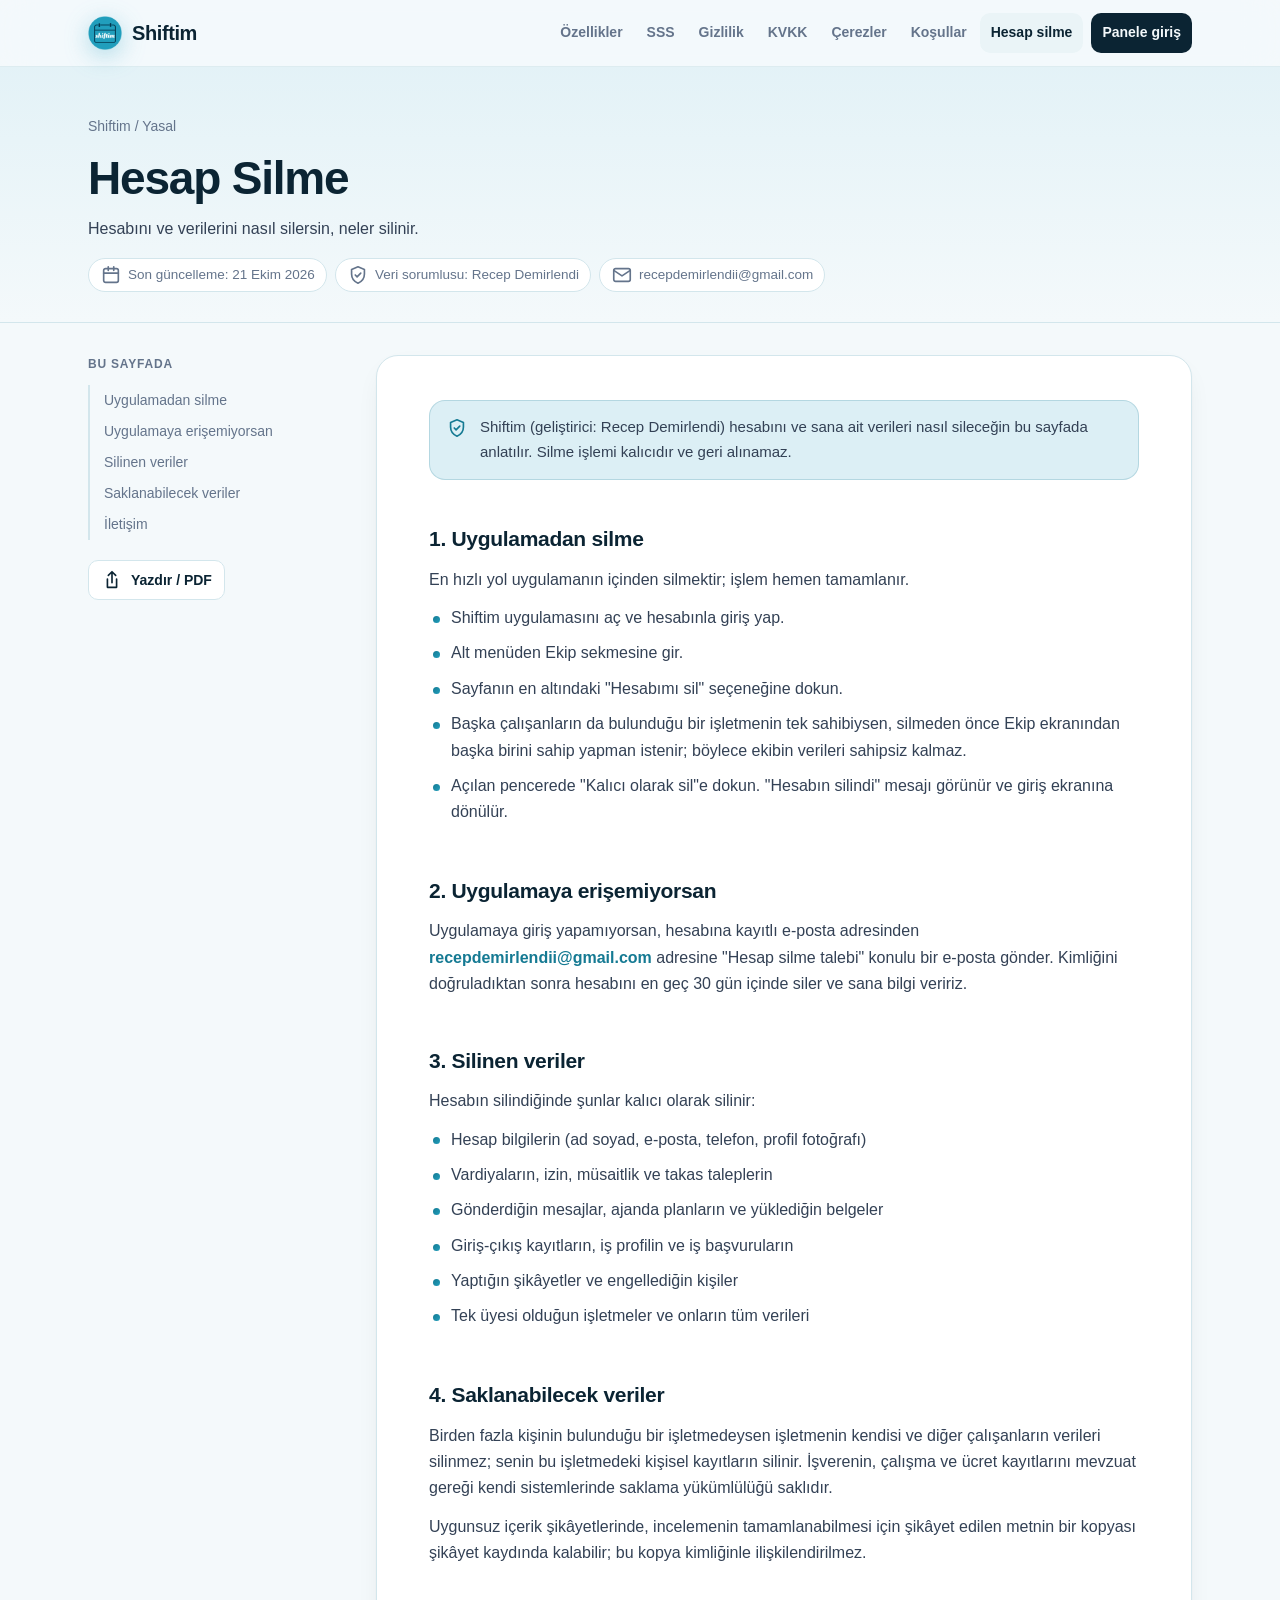
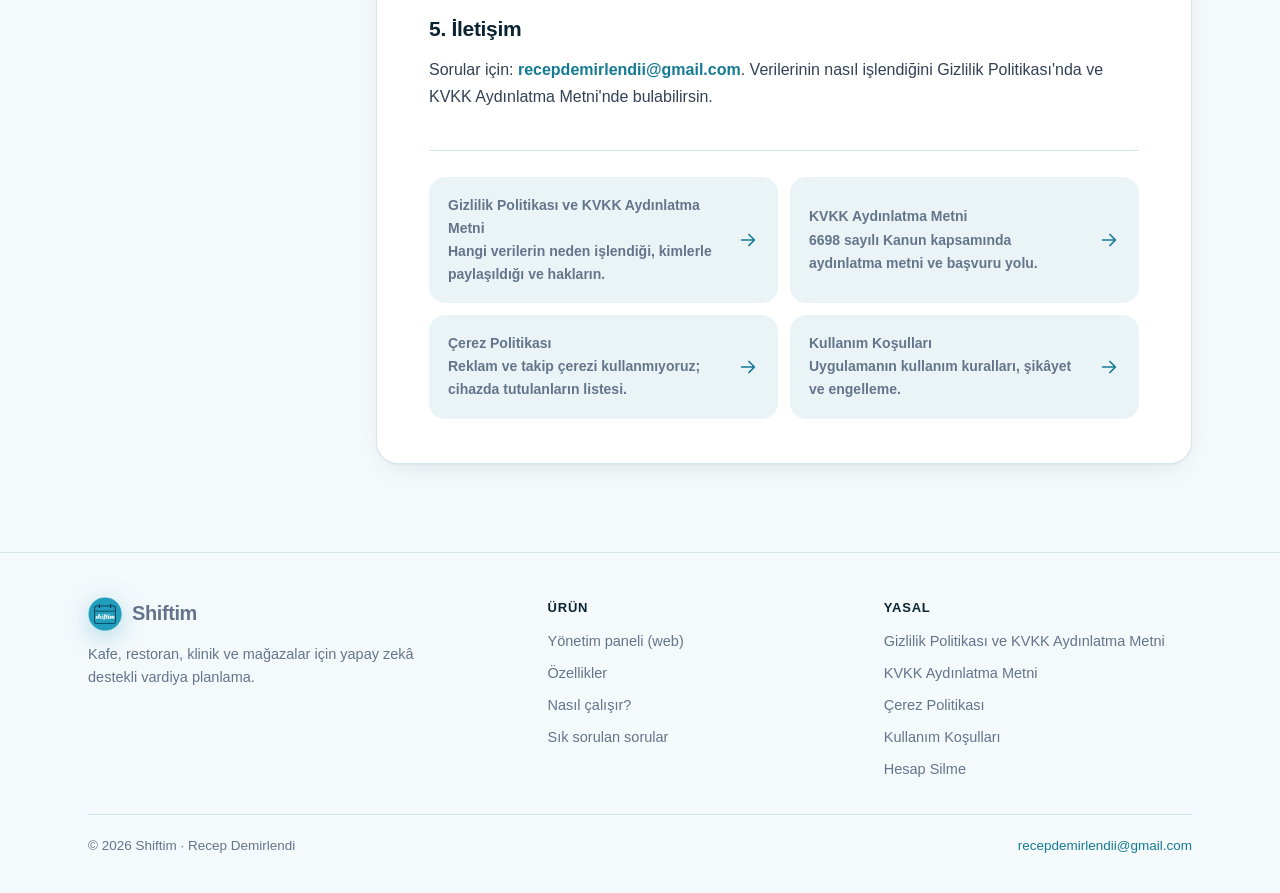
<file: hesap-silme.html>
<!doctype html>
<html lang="tr"><head>
<meta charset="utf-8"><meta name="viewport" content="width=device-width, initial-scale=1">
<title>Hesap Silme · Shiftim</title>
<meta name="description" content="Hesabını ve verilerini nasıl silersin, neler silinir.">
<meta name="theme-color" content="#157A93">
<meta property="og:title" content="Hesap Silme · Shiftim"><meta property="og:description" content="Hesabını ve verilerini nasıl silersin, neler silinir."><meta property="og:type" content="website"><meta property="og:locale" content="tr_TR">
<link rel="icon" href="favicon.svg" type="image/svg+xml"><link rel="icon" href="favicon.png" sizes="48x48" type="image/png"><link rel="apple-touch-icon" href="logo.png">
<link rel="stylesheet" href="style.css">
</head><body>
<header class="top"><div class="wrap">
<a class="brand" href="./" aria-label="Shiftim ana sayfa"><img class="logo-mark" src="logo.png" alt="" width="34" height="34"><span>Shiftim</span></a>
<nav class="links" aria-label="Ana menü">
<a class="hide-sm" href="./#ozellikler">Özellikler</a><a class="hide-sm" href="./#sss">SSS</a>
<a class="hide-sm" href="gizlilik.html">Gizlilik</a><a class="hide-sm" href="kvkk.html">KVKK</a><a class="hide-sm" href="cerez.html">Çerezler</a><a class="hide-sm" href="kosullar.html">Koşullar</a><a class="hide-sm" href="hesap-silme.html" aria-current="page">Hesap silme</a>
<a class="pill" href="app/">Panele giriş</a>
</nav></div></header>
<main><div class="progress" aria-hidden="true"></div>
<div class="doc-hero"><div class="wrap">
<div class="crumbs"><a href="./">Shiftim</a> / Yasal</div>
<h1>Hesap Silme</h1>
<p>Hesabını ve verilerini nasıl silersin, neler silinir.</p>
<div class="meta"><span><svg class="ico" viewBox="0 0 24 24" fill="none" stroke="currentColor" stroke-width="1.8" stroke-linecap="round" stroke-linejoin="round" aria-hidden="true"><rect x="4" y="5" width="16" height="15" rx="2"/><path d="M4 10h16M9 3v4M15 3v4"/></svg> Son güncelleme: 21 Ekim 2026</span><span><svg class="ico" viewBox="0 0 24 24" fill="none" stroke="currentColor" stroke-width="1.8" stroke-linecap="round" stroke-linejoin="round" aria-hidden="true"><path d="M12 3 5 6v5c0 4.4 3 8.3 7 10 4-1.7 7-5.6 7-10V6z"/><path d="m9 12 2 2 4-4"/></svg> Veri sorumlusu: Recep Demirlendi</span><span><svg class="ico" viewBox="0 0 24 24" fill="none" stroke="currentColor" stroke-width="1.8" stroke-linecap="round" stroke-linejoin="round" aria-hidden="true"><rect x="3" y="5" width="18" height="14" rx="2"/><path d="m3 7 9 6 9-6"/></svg> recepdemirlendii@gmail.com</span></div>
</div></div>
<div class="wrap"><div class="doc-layout">
<aside class="toc"><p>Bu sayfada</p><ol><li><a href="#uygulamadan-silme">Uygulamadan silme</a></li><li><a href="#uygulamaya-erisemiyorsan">Uygulamaya erişemiyorsan</a></li><li><a href="#silinen-veriler">Silinen veriler</a></li><li><a href="#saklanabilecek-veriler">Saklanabilecek veriler</a></li><li><a href="#iletisim">İletişim</a></li></ol><button class="print" type="button"><svg class="ico" viewBox="0 0 24 24" fill="none" stroke="currentColor" stroke-width="1.8" stroke-linecap="round" stroke-linejoin="round" aria-hidden="true"><path d="M7 11V20h10v-9"/><path d="M12 15V3M8 7l4-4 4 4"/></svg> Yazdır / PDF</button></aside>
<article class="doc card">
<div class="callout"><svg class="ico" viewBox="0 0 24 24" fill="none" stroke="currentColor" stroke-width="1.8" stroke-linecap="round" stroke-linejoin="round" aria-hidden="true"><path d="M12 3 5 6v5c0 4.4 3 8.3 7 10 4-1.7 7-5.6 7-10V6z"/><path d="m9 12 2 2 4-4"/></svg><span>Shiftim (geliştirici: Recep Demirlendi) hesabını ve sana ait verileri nasıl sileceğin bu sayfada anlatılır. Silme işlemi kalıcıdır ve geri alınamaz.</span></div>
<section id="uygulamadan-silme"><h2>1. Uygulamadan silme</h2>
<p>En hızlı yol uygulamanın içinden silmektir; işlem hemen tamamlanır.</p>
<ul><li>Shiftim uygulamasını aç ve hesabınla giriş yap.</li><li>Alt menüden Ekip sekmesine gir.</li><li>Sayfanın en altındaki &quot;Hesabımı sil&quot; seçeneğine dokun.</li><li>Başka çalışanların da bulunduğu bir işletmenin tek sahibiysen, silmeden önce Ekip ekranından başka birini sahip yapman istenir; böylece ekibin verileri sahipsiz kalmaz.</li><li>Açılan pencerede &quot;Kalıcı olarak sil&quot;e dokun. &quot;Hesabın silindi&quot; mesajı görünür ve giriş ekranına dönülür.</li></ul></section>
<section id="uygulamaya-erisemiyorsan"><h2>2. Uygulamaya erişemiyorsan</h2>
<p>Uygulamaya giriş yapamıyorsan, hesabına kayıtlı e-posta adresinden <a href="mailto:recepdemirlendii@gmail.com">recepdemirlendii@gmail.com</a> adresine &quot;Hesap silme talebi&quot; konulu bir e-posta gönder. Kimliğini doğruladıktan sonra hesabını en geç 30 gün içinde siler ve sana bilgi veririz.</p>
</section>
<section id="silinen-veriler"><h2>3. Silinen veriler</h2>
<p>Hesabın silindiğinde şunlar kalıcı olarak silinir:</p>
<ul><li>Hesap bilgilerin (ad soyad, e-posta, telefon, profil fotoğrafı)</li><li>Vardiyaların, izin, müsaitlik ve takas taleplerin</li><li>Gönderdiğin mesajlar, ajanda planların ve yüklediğin belgeler</li><li>Giriş-çıkış kayıtların, iş profilin ve iş başvuruların</li><li>Yaptığın şikâyetler ve engellediğin kişiler</li><li>Tek üyesi olduğun işletmeler ve onların tüm verileri</li></ul></section>
<section id="saklanabilecek-veriler"><h2>4. Saklanabilecek veriler</h2>
<p>Birden fazla kişinin bulunduğu bir işletmedeysen işletmenin kendisi ve diğer çalışanların verileri silinmez; senin bu işletmedeki kişisel kayıtların silinir. İşverenin, çalışma ve ücret kayıtlarını mevzuat gereği kendi sistemlerinde saklama yükümlülüğü saklıdır.</p>
<p>Uygunsuz içerik şikâyetlerinde, incelemenin tamamlanabilmesi için şikâyet edilen metnin bir kopyası şikâyet kaydında kalabilir; bu kopya kimliğinle ilişkilendirilmez.</p>
</section>
<section id="iletisim"><h2>5. İletişim</h2>
<p>Sorular için: <a href="mailto:recepdemirlendii@gmail.com">recepdemirlendii@gmail.com</a>. Verilerinin nasıl işlendiğini Gizlilik Politikası'nda ve KVKK Aydınlatma Metni'nde bulabilirsin.</p>
</section>
<div class="related"><a href="gizlilik.html"><span><b>Gizlilik Politikası ve KVKK Aydınlatma Metni</b><span>Hangi verilerin neden işlendiği, kimlerle paylaşıldığı ve hakların.</span></span><svg class="ico" viewBox="0 0 24 24" fill="none" stroke="currentColor" stroke-width="1.8" stroke-linecap="round" stroke-linejoin="round" aria-hidden="true"><path d="M5 12h14M13 6l6 6-6 6"/></svg></a><a href="kvkk.html"><span><b>KVKK Aydınlatma Metni</b><span>6698 sayılı Kanun kapsamında aydınlatma metni ve başvuru yolu.</span></span><svg class="ico" viewBox="0 0 24 24" fill="none" stroke="currentColor" stroke-width="1.8" stroke-linecap="round" stroke-linejoin="round" aria-hidden="true"><path d="M5 12h14M13 6l6 6-6 6"/></svg></a><a href="cerez.html"><span><b>Çerez Politikası</b><span>Reklam ve takip çerezi kullanmıyoruz; cihazda tutulanların listesi.</span></span><svg class="ico" viewBox="0 0 24 24" fill="none" stroke="currentColor" stroke-width="1.8" stroke-linecap="round" stroke-linejoin="round" aria-hidden="true"><path d="M5 12h14M13 6l6 6-6 6"/></svg></a><a href="kosullar.html"><span><b>Kullanım Koşulları</b><span>Uygulamanın kullanım kuralları, şikâyet ve engelleme.</span></span><svg class="ico" viewBox="0 0 24 24" fill="none" stroke="currentColor" stroke-width="1.8" stroke-linecap="round" stroke-linejoin="round" aria-hidden="true"><path d="M5 12h14M13 6l6 6-6 6"/></svg></a></div>
</article></div></div></main>
<footer class="bottom"><div class="wrap">
<div class="fgrid">
<div class="fbrand"><a class="brand" href="./"><img class="logo-mark" src="logo.png" alt="" width="34" height="34"><span>Shiftim</span></a><p>Kafe, restoran, klinik ve mağazalar için yapay zekâ destekli vardiya planlama.</p></div>
<div><h4>Ürün</h4><ul><li><a href="app/">Yönetim paneli (web)</a></li><li><a href="./#ozellikler">Özellikler</a></li><li><a href="./#nasil">Nasıl çalışır?</a></li><li><a href="./#sss">Sık sorulan sorular</a></li></ul></div>
<div><h4>Yasal</h4><ul><li><a href="gizlilik.html">Gizlilik Politikası ve KVKK Aydınlatma Metni</a></li><li><a href="kvkk.html">KVKK Aydınlatma Metni</a></li><li><a href="cerez.html">Çerez Politikası</a></li><li><a href="kosullar.html">Kullanım Koşulları</a></li><li><a href="hesap-silme.html">Hesap Silme</a></li></ul></div>
</div>
<div class="fbase"><span>© 2026 Shiftim · Recep Demirlendi</span><span><a href="mailto:recepdemirlendii@gmail.com">recepdemirlendii@gmail.com</a></span></div>
</div></footer>
<script>
(() => {
  const bar = document.querySelector('.progress');
  const links = [...document.querySelectorAll('.toc a[href^="#"]')];
  const secs = links.map((a) => document.getElementById(a.getAttribute('href').slice(1)));
  const onScroll = () => {
    const h = document.documentElement;
    bar.style.width = (h.scrollTop / Math.max(1, h.scrollHeight - h.clientHeight)) * 100 + '%';
    let i = secs.findLastIndex((s) => s && s.getBoundingClientRect().top < 140);
    links.forEach((a, k) => a.classList.toggle('on', k === i));
  };
  addEventListener('scroll', onScroll, { passive: true }); onScroll();
  document.querySelector('.print')?.addEventListener('click', () => print());
})();
</script>
</body></html>
</file>
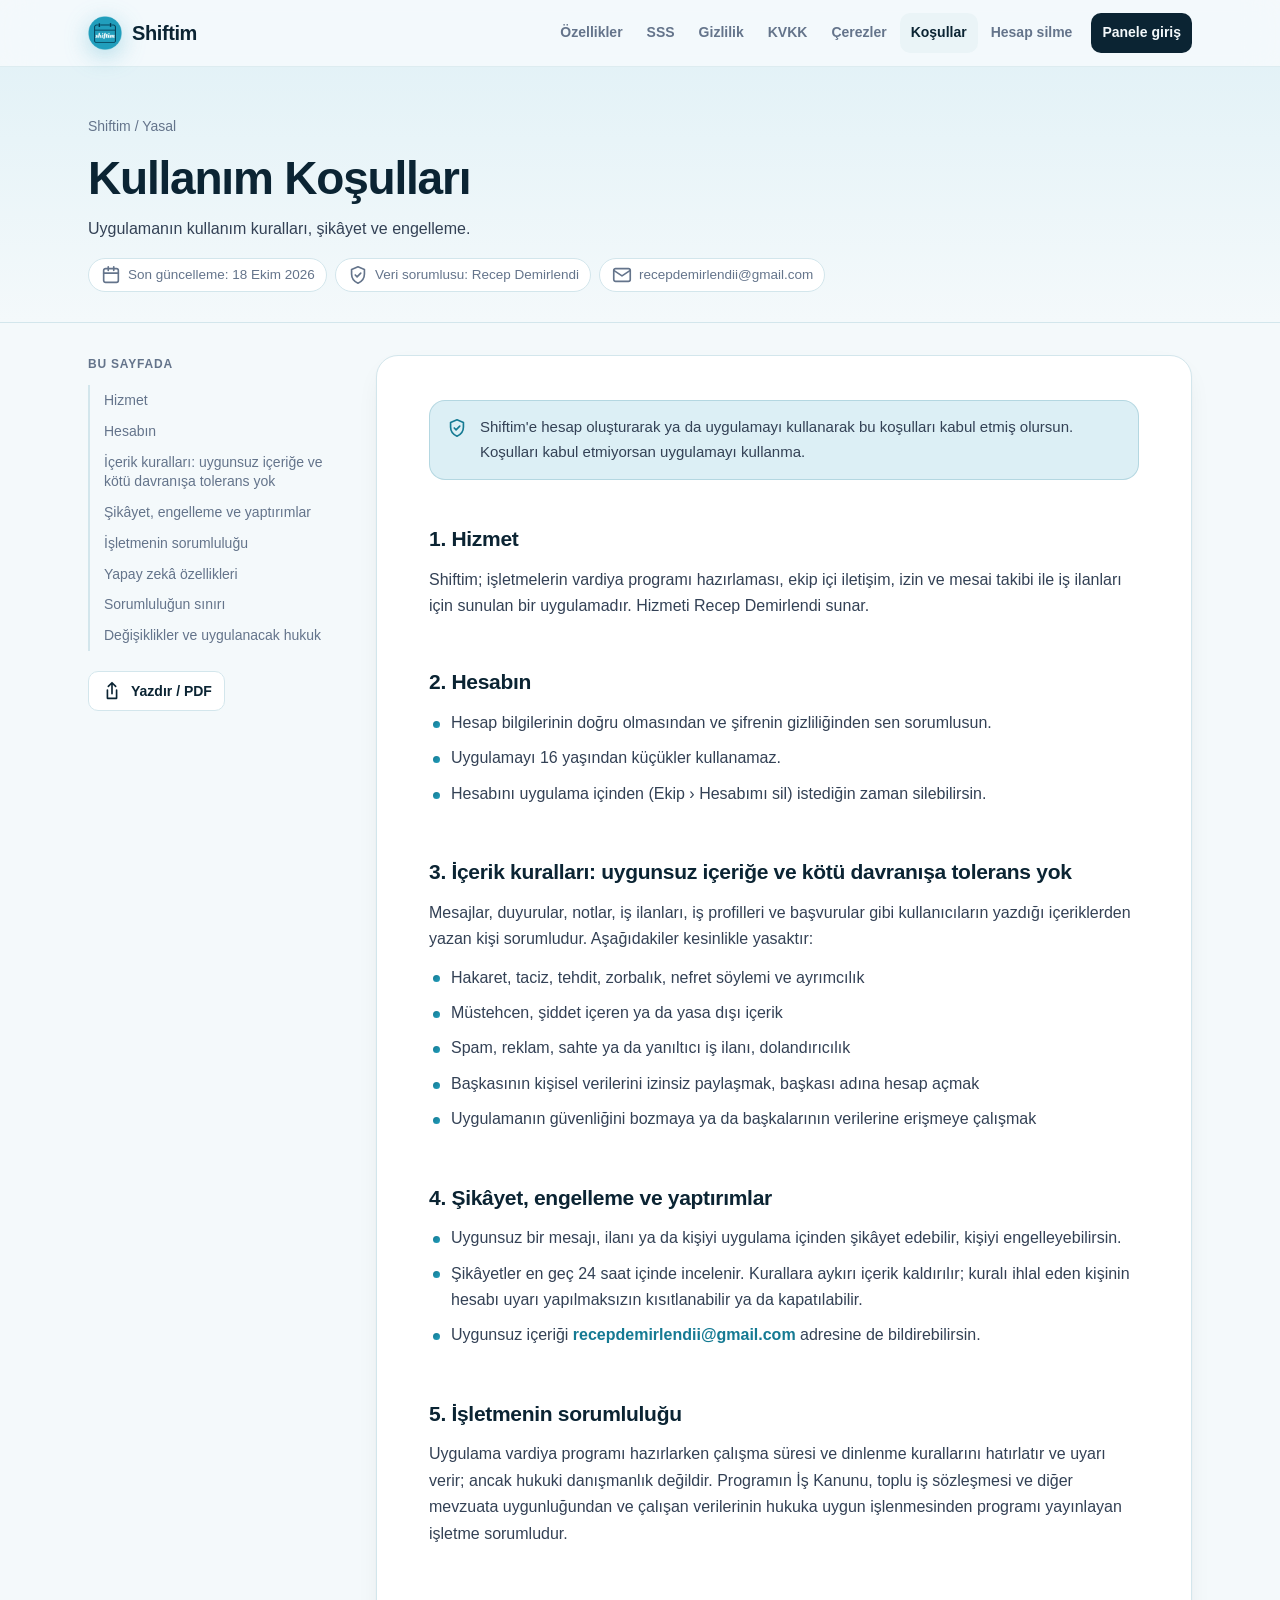
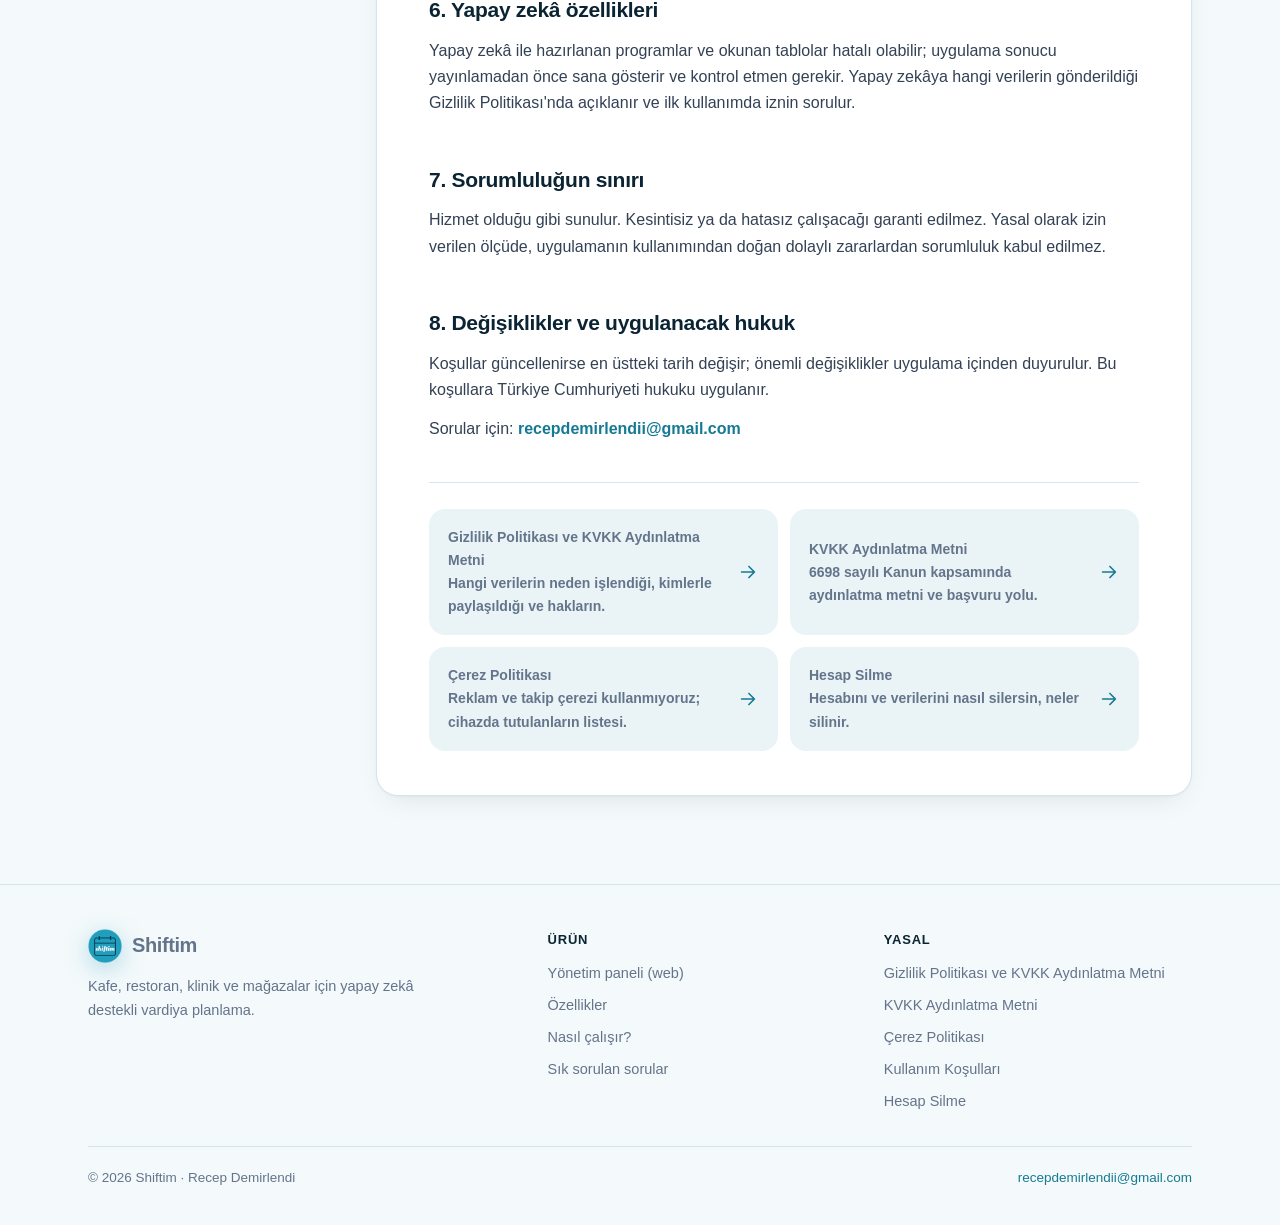
<file: kosullar.html>
<!doctype html>
<html lang="tr"><head>
<meta charset="utf-8"><meta name="viewport" content="width=device-width, initial-scale=1">
<title>Kullanım Koşulları · Shiftim</title>
<meta name="description" content="Uygulamanın kullanım kuralları, şikâyet ve engelleme.">
<meta name="theme-color" content="#157A93">
<meta property="og:title" content="Kullanım Koşulları · Shiftim"><meta property="og:description" content="Uygulamanın kullanım kuralları, şikâyet ve engelleme."><meta property="og:type" content="website"><meta property="og:locale" content="tr_TR">
<link rel="icon" href="favicon.svg" type="image/svg+xml"><link rel="icon" href="favicon.png" sizes="48x48" type="image/png"><link rel="apple-touch-icon" href="logo.png">
<link rel="stylesheet" href="style.css">
</head><body>
<header class="top"><div class="wrap">
<a class="brand" href="./" aria-label="Shiftim ana sayfa"><img class="logo-mark" src="logo.png" alt="" width="34" height="34"><span>Shiftim</span></a>
<nav class="links" aria-label="Ana menü">
<a class="hide-sm" href="./#ozellikler">Özellikler</a><a class="hide-sm" href="./#sss">SSS</a>
<a class="hide-sm" href="gizlilik.html">Gizlilik</a><a class="hide-sm" href="kvkk.html">KVKK</a><a class="hide-sm" href="cerez.html">Çerezler</a><a class="hide-sm" href="kosullar.html" aria-current="page">Koşullar</a><a class="hide-sm" href="hesap-silme.html">Hesap silme</a>
<a class="pill" href="app/">Panele giriş</a>
</nav></div></header>
<main><div class="progress" aria-hidden="true"></div>
<div class="doc-hero"><div class="wrap">
<div class="crumbs"><a href="./">Shiftim</a> / Yasal</div>
<h1>Kullanım Koşulları</h1>
<p>Uygulamanın kullanım kuralları, şikâyet ve engelleme.</p>
<div class="meta"><span><svg class="ico" viewBox="0 0 24 24" fill="none" stroke="currentColor" stroke-width="1.8" stroke-linecap="round" stroke-linejoin="round" aria-hidden="true"><rect x="4" y="5" width="16" height="15" rx="2"/><path d="M4 10h16M9 3v4M15 3v4"/></svg> Son güncelleme: 18 Ekim 2026</span><span><svg class="ico" viewBox="0 0 24 24" fill="none" stroke="currentColor" stroke-width="1.8" stroke-linecap="round" stroke-linejoin="round" aria-hidden="true"><path d="M12 3 5 6v5c0 4.4 3 8.3 7 10 4-1.7 7-5.6 7-10V6z"/><path d="m9 12 2 2 4-4"/></svg> Veri sorumlusu: Recep Demirlendi</span><span><svg class="ico" viewBox="0 0 24 24" fill="none" stroke="currentColor" stroke-width="1.8" stroke-linecap="round" stroke-linejoin="round" aria-hidden="true"><rect x="3" y="5" width="18" height="14" rx="2"/><path d="m3 7 9 6 9-6"/></svg> recepdemirlendii@gmail.com</span></div>
</div></div>
<div class="wrap"><div class="doc-layout">
<aside class="toc"><p>Bu sayfada</p><ol><li><a href="#hizmet">Hizmet</a></li><li><a href="#hesabin">Hesabın</a></li><li><a href="#icerik-kurallari-uygunsuz-icerige-ve-kotu-davranisa-tolerans-yok">İçerik kuralları: uygunsuz içeriğe ve kötü davranışa tolerans yok</a></li><li><a href="#sikayet-engelleme-ve-yaptirimlar">Şikâyet, engelleme ve yaptırımlar</a></li><li><a href="#isletmenin-sorumlulugu">İşletmenin sorumluluğu</a></li><li><a href="#yapay-zeka-ozellikleri">Yapay zekâ özellikleri</a></li><li><a href="#sorumlulugun-siniri">Sorumluluğun sınırı</a></li><li><a href="#degisiklikler-ve-uygulanacak-hukuk">Değişiklikler ve uygulanacak hukuk</a></li></ol><button class="print" type="button"><svg class="ico" viewBox="0 0 24 24" fill="none" stroke="currentColor" stroke-width="1.8" stroke-linecap="round" stroke-linejoin="round" aria-hidden="true"><path d="M7 11V20h10v-9"/><path d="M12 15V3M8 7l4-4 4 4"/></svg> Yazdır / PDF</button></aside>
<article class="doc card">
<div class="callout"><svg class="ico" viewBox="0 0 24 24" fill="none" stroke="currentColor" stroke-width="1.8" stroke-linecap="round" stroke-linejoin="round" aria-hidden="true"><path d="M12 3 5 6v5c0 4.4 3 8.3 7 10 4-1.7 7-5.6 7-10V6z"/><path d="m9 12 2 2 4-4"/></svg><span>Shiftim'e hesap oluşturarak ya da uygulamayı kullanarak bu koşulları kabul etmiş olursun. Koşulları kabul etmiyorsan uygulamayı kullanma.</span></div>
<section id="hizmet"><h2>1. Hizmet</h2>
<p>Shiftim; işletmelerin vardiya programı hazırlaması, ekip içi iletişim, izin ve mesai takibi ile iş ilanları için sunulan bir uygulamadır. Hizmeti Recep Demirlendi sunar.</p>
</section>
<section id="hesabin"><h2>2. Hesabın</h2>

<ul><li>Hesap bilgilerinin doğru olmasından ve şifrenin gizliliğinden sen sorumlusun.</li><li>Uygulamayı 16 yaşından küçükler kullanamaz.</li><li>Hesabını uygulama içinden (Ekip › Hesabımı sil) istediğin zaman silebilirsin.</li></ul></section>
<section id="icerik-kurallari-uygunsuz-icerige-ve-kotu-davranisa-tolerans-yok"><h2>3. İçerik kuralları: uygunsuz içeriğe ve kötü davranışa tolerans yok</h2>
<p>Mesajlar, duyurular, notlar, iş ilanları, iş profilleri ve başvurular gibi kullanıcıların yazdığı içeriklerden yazan kişi sorumludur. Aşağıdakiler kesinlikle yasaktır:</p>
<ul><li>Hakaret, taciz, tehdit, zorbalık, nefret söylemi ve ayrımcılık</li><li>Müstehcen, şiddet içeren ya da yasa dışı içerik</li><li>Spam, reklam, sahte ya da yanıltıcı iş ilanı, dolandırıcılık</li><li>Başkasının kişisel verilerini izinsiz paylaşmak, başkası adına hesap açmak</li><li>Uygulamanın güvenliğini bozmaya ya da başkalarının verilerine erişmeye çalışmak</li></ul></section>
<section id="sikayet-engelleme-ve-yaptirimlar"><h2>4. Şikâyet, engelleme ve yaptırımlar</h2>

<ul><li>Uygunsuz bir mesajı, ilanı ya da kişiyi uygulama içinden şikâyet edebilir, kişiyi engelleyebilirsin.</li><li>Şikâyetler en geç 24 saat içinde incelenir. Kurallara aykırı içerik kaldırılır; kuralı ihlal eden kişinin hesabı uyarı yapılmaksızın kısıtlanabilir ya da kapatılabilir.</li><li>Uygunsuz içeriği <a href="mailto:recepdemirlendii@gmail.com">recepdemirlendii@gmail.com</a> adresine de bildirebilirsin.</li></ul></section>
<section id="isletmenin-sorumlulugu"><h2>5. İşletmenin sorumluluğu</h2>
<p>Uygulama vardiya programı hazırlarken çalışma süresi ve dinlenme kurallarını hatırlatır ve uyarı verir; ancak hukuki danışmanlık değildir. Programın İş Kanunu, toplu iş sözleşmesi ve diğer mevzuata uygunluğundan ve çalışan verilerinin hukuka uygun işlenmesinden programı yayınlayan işletme sorumludur.</p>
</section>
<section id="yapay-zeka-ozellikleri"><h2>6. Yapay zekâ özellikleri</h2>
<p>Yapay zekâ ile hazırlanan programlar ve okunan tablolar hatalı olabilir; uygulama sonucu yayınlamadan önce sana gösterir ve kontrol etmen gerekir. Yapay zekâya hangi verilerin gönderildiği Gizlilik Politikası'nda açıklanır ve ilk kullanımda iznin sorulur.</p>
</section>
<section id="sorumlulugun-siniri"><h2>7. Sorumluluğun sınırı</h2>
<p>Hizmet olduğu gibi sunulur. Kesintisiz ya da hatasız çalışacağı garanti edilmez. Yasal olarak izin verilen ölçüde, uygulamanın kullanımından doğan dolaylı zararlardan sorumluluk kabul edilmez.</p>
</section>
<section id="degisiklikler-ve-uygulanacak-hukuk"><h2>8. Değişiklikler ve uygulanacak hukuk</h2>
<p>Koşullar güncellenirse en üstteki tarih değişir; önemli değişiklikler uygulama içinden duyurulur. Bu koşullara Türkiye Cumhuriyeti hukuku uygulanır.</p>
<p>Sorular için: <a href="mailto:recepdemirlendii@gmail.com">recepdemirlendii@gmail.com</a></p>
</section>
<div class="related"><a href="gizlilik.html"><span><b>Gizlilik Politikası ve KVKK Aydınlatma Metni</b><span>Hangi verilerin neden işlendiği, kimlerle paylaşıldığı ve hakların.</span></span><svg class="ico" viewBox="0 0 24 24" fill="none" stroke="currentColor" stroke-width="1.8" stroke-linecap="round" stroke-linejoin="round" aria-hidden="true"><path d="M5 12h14M13 6l6 6-6 6"/></svg></a><a href="kvkk.html"><span><b>KVKK Aydınlatma Metni</b><span>6698 sayılı Kanun kapsamında aydınlatma metni ve başvuru yolu.</span></span><svg class="ico" viewBox="0 0 24 24" fill="none" stroke="currentColor" stroke-width="1.8" stroke-linecap="round" stroke-linejoin="round" aria-hidden="true"><path d="M5 12h14M13 6l6 6-6 6"/></svg></a><a href="cerez.html"><span><b>Çerez Politikası</b><span>Reklam ve takip çerezi kullanmıyoruz; cihazda tutulanların listesi.</span></span><svg class="ico" viewBox="0 0 24 24" fill="none" stroke="currentColor" stroke-width="1.8" stroke-linecap="round" stroke-linejoin="round" aria-hidden="true"><path d="M5 12h14M13 6l6 6-6 6"/></svg></a><a href="hesap-silme.html"><span><b>Hesap Silme</b><span>Hesabını ve verilerini nasıl silersin, neler silinir.</span></span><svg class="ico" viewBox="0 0 24 24" fill="none" stroke="currentColor" stroke-width="1.8" stroke-linecap="round" stroke-linejoin="round" aria-hidden="true"><path d="M5 12h14M13 6l6 6-6 6"/></svg></a></div>
</article></div></div></main>
<footer class="bottom"><div class="wrap">
<div class="fgrid">
<div class="fbrand"><a class="brand" href="./"><img class="logo-mark" src="logo.png" alt="" width="34" height="34"><span>Shiftim</span></a><p>Kafe, restoran, klinik ve mağazalar için yapay zekâ destekli vardiya planlama.</p></div>
<div><h4>Ürün</h4><ul><li><a href="app/">Yönetim paneli (web)</a></li><li><a href="./#ozellikler">Özellikler</a></li><li><a href="./#nasil">Nasıl çalışır?</a></li><li><a href="./#sss">Sık sorulan sorular</a></li></ul></div>
<div><h4>Yasal</h4><ul><li><a href="gizlilik.html">Gizlilik Politikası ve KVKK Aydınlatma Metni</a></li><li><a href="kvkk.html">KVKK Aydınlatma Metni</a></li><li><a href="cerez.html">Çerez Politikası</a></li><li><a href="kosullar.html">Kullanım Koşulları</a></li><li><a href="hesap-silme.html">Hesap Silme</a></li></ul></div>
</div>
<div class="fbase"><span>© 2026 Shiftim · Recep Demirlendi</span><span><a href="mailto:recepdemirlendii@gmail.com">recepdemirlendii@gmail.com</a></span></div>
</div></footer>
<script>
(() => {
  const bar = document.querySelector('.progress');
  const links = [...document.querySelectorAll('.toc a[href^="#"]')];
  const secs = links.map((a) => document.getElementById(a.getAttribute('href').slice(1)));
  const onScroll = () => {
    const h = document.documentElement;
    bar.style.width = (h.scrollTop / Math.max(1, h.scrollHeight - h.clientHeight)) * 100 + '%';
    let i = secs.findLastIndex((s) => s && s.getBoundingClientRect().top < 140);
    links.forEach((a, k) => a.classList.toggle('on', k === i));
  };
  addEventListener('scroll', onScroll, { passive: true }); onScroll();
  document.querySelector('.print')?.addEventListener('click', () => print());
})();
</script>
</body></html>
</file>
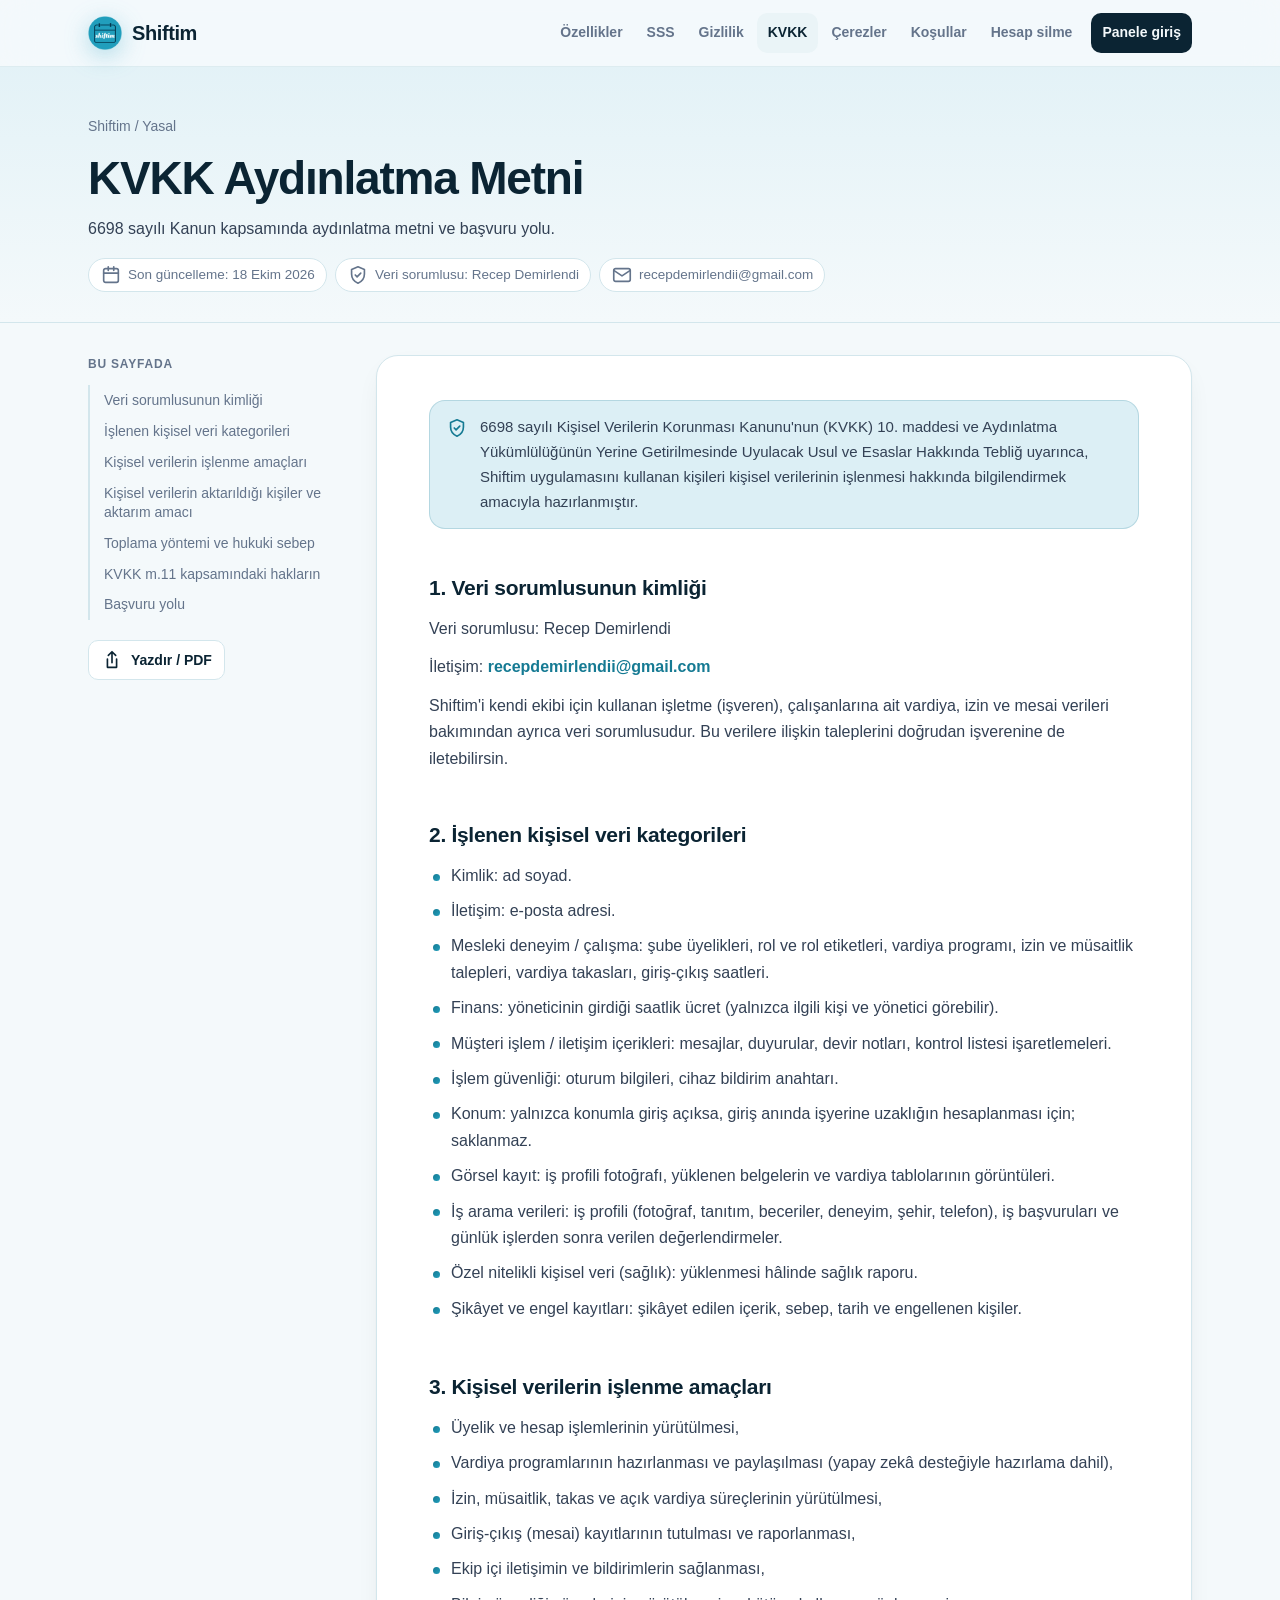
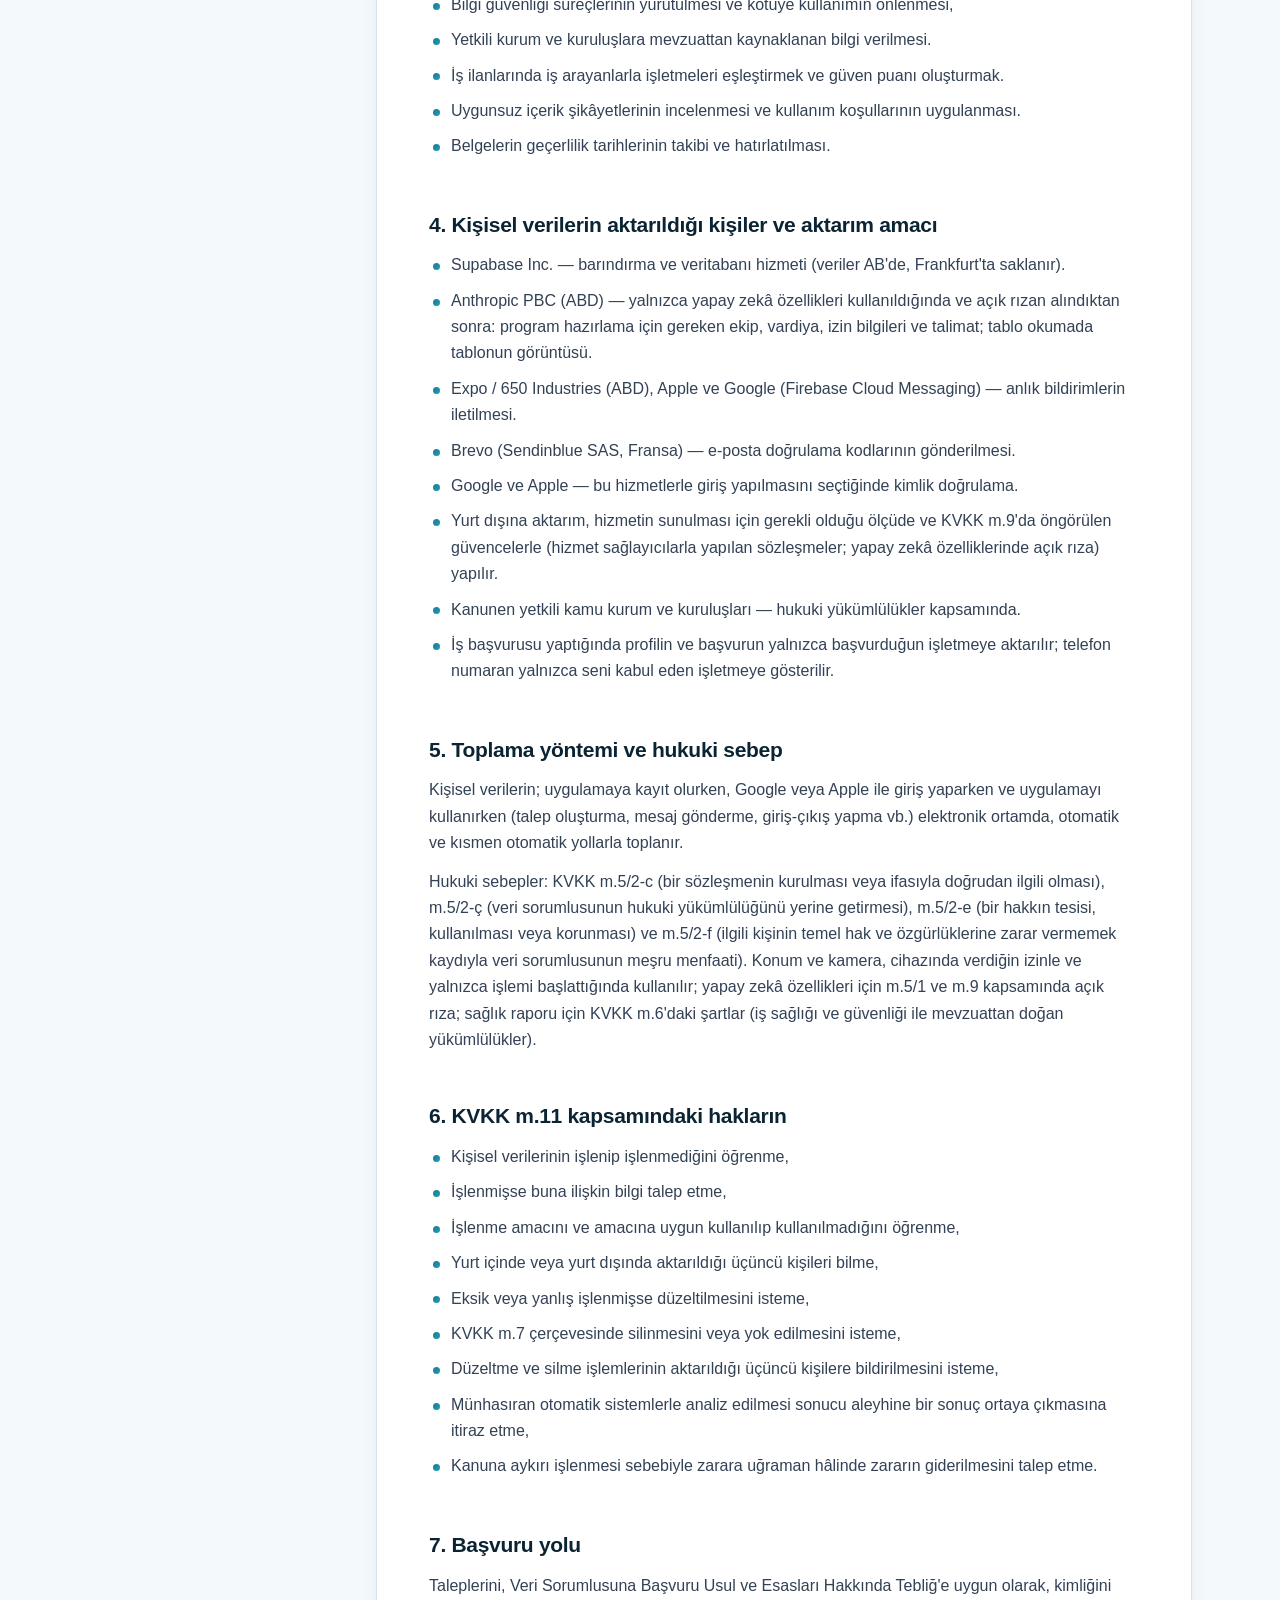
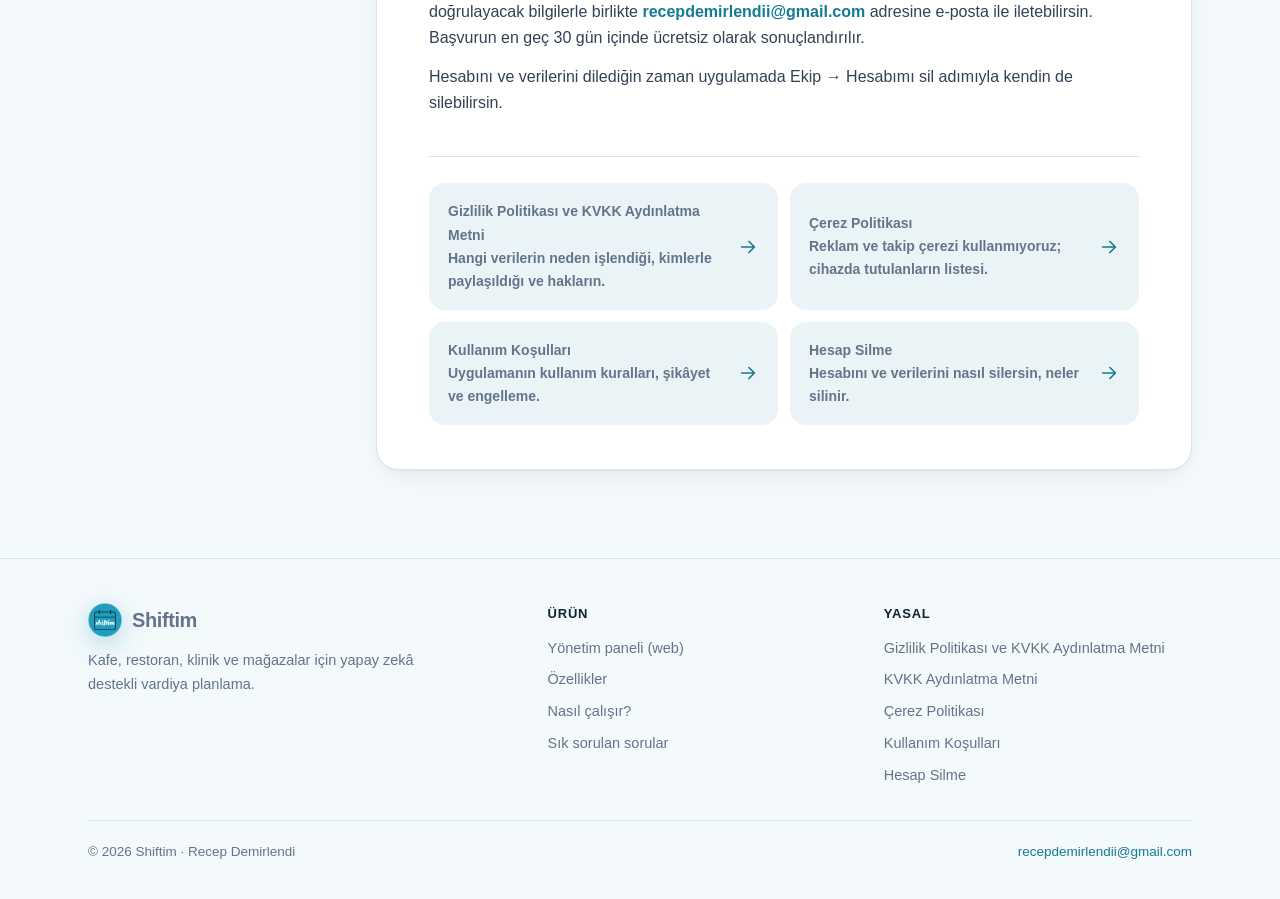
<file: kvkk.html>
<!doctype html>
<html lang="tr"><head>
<meta charset="utf-8"><meta name="viewport" content="width=device-width, initial-scale=1">
<title>KVKK Aydınlatma Metni · Shiftim</title>
<meta name="description" content="6698 sayılı Kanun kapsamında aydınlatma metni ve başvuru yolu.">
<meta name="theme-color" content="#157A93">
<meta property="og:title" content="KVKK Aydınlatma Metni · Shiftim"><meta property="og:description" content="6698 sayılı Kanun kapsamında aydınlatma metni ve başvuru yolu."><meta property="og:type" content="website"><meta property="og:locale" content="tr_TR">
<link rel="icon" href="favicon.svg" type="image/svg+xml"><link rel="icon" href="favicon.png" sizes="48x48" type="image/png"><link rel="apple-touch-icon" href="logo.png">
<link rel="stylesheet" href="style.css">
</head><body>
<header class="top"><div class="wrap">
<a class="brand" href="./" aria-label="Shiftim ana sayfa"><img class="logo-mark" src="logo.png" alt="" width="34" height="34"><span>Shiftim</span></a>
<nav class="links" aria-label="Ana menü">
<a class="hide-sm" href="./#ozellikler">Özellikler</a><a class="hide-sm" href="./#sss">SSS</a>
<a class="hide-sm" href="gizlilik.html">Gizlilik</a><a class="hide-sm" href="kvkk.html" aria-current="page">KVKK</a><a class="hide-sm" href="cerez.html">Çerezler</a><a class="hide-sm" href="kosullar.html">Koşullar</a><a class="hide-sm" href="hesap-silme.html">Hesap silme</a>
<a class="pill" href="app/">Panele giriş</a>
</nav></div></header>
<main><div class="progress" aria-hidden="true"></div>
<div class="doc-hero"><div class="wrap">
<div class="crumbs"><a href="./">Shiftim</a> / Yasal</div>
<h1>KVKK Aydınlatma Metni</h1>
<p>6698 sayılı Kanun kapsamında aydınlatma metni ve başvuru yolu.</p>
<div class="meta"><span><svg class="ico" viewBox="0 0 24 24" fill="none" stroke="currentColor" stroke-width="1.8" stroke-linecap="round" stroke-linejoin="round" aria-hidden="true"><rect x="4" y="5" width="16" height="15" rx="2"/><path d="M4 10h16M9 3v4M15 3v4"/></svg> Son güncelleme: 18 Ekim 2026</span><span><svg class="ico" viewBox="0 0 24 24" fill="none" stroke="currentColor" stroke-width="1.8" stroke-linecap="round" stroke-linejoin="round" aria-hidden="true"><path d="M12 3 5 6v5c0 4.4 3 8.3 7 10 4-1.7 7-5.6 7-10V6z"/><path d="m9 12 2 2 4-4"/></svg> Veri sorumlusu: Recep Demirlendi</span><span><svg class="ico" viewBox="0 0 24 24" fill="none" stroke="currentColor" stroke-width="1.8" stroke-linecap="round" stroke-linejoin="round" aria-hidden="true"><rect x="3" y="5" width="18" height="14" rx="2"/><path d="m3 7 9 6 9-6"/></svg> recepdemirlendii@gmail.com</span></div>
</div></div>
<div class="wrap"><div class="doc-layout">
<aside class="toc"><p>Bu sayfada</p><ol><li><a href="#veri-sorumlusunun-kimligi">Veri sorumlusunun kimliği</a></li><li><a href="#islenen-kisisel-veri-kategorileri">İşlenen kişisel veri kategorileri</a></li><li><a href="#kisisel-verilerin-islenme-amaclari">Kişisel verilerin işlenme amaçları</a></li><li><a href="#kisisel-verilerin-aktarildigi-kisiler-ve-aktarim-amaci">Kişisel verilerin aktarıldığı kişiler ve aktarım amacı</a></li><li><a href="#toplama-yontemi-ve-hukuki-sebep">Toplama yöntemi ve hukuki sebep</a></li><li><a href="#kvkk-m-11-kapsamindaki-haklarin">KVKK m.11 kapsamındaki hakların</a></li><li><a href="#basvuru-yolu">Başvuru yolu</a></li></ol><button class="print" type="button"><svg class="ico" viewBox="0 0 24 24" fill="none" stroke="currentColor" stroke-width="1.8" stroke-linecap="round" stroke-linejoin="round" aria-hidden="true"><path d="M7 11V20h10v-9"/><path d="M12 15V3M8 7l4-4 4 4"/></svg> Yazdır / PDF</button></aside>
<article class="doc card">
<div class="callout"><svg class="ico" viewBox="0 0 24 24" fill="none" stroke="currentColor" stroke-width="1.8" stroke-linecap="round" stroke-linejoin="round" aria-hidden="true"><path d="M12 3 5 6v5c0 4.4 3 8.3 7 10 4-1.7 7-5.6 7-10V6z"/><path d="m9 12 2 2 4-4"/></svg><span>6698 sayılı Kişisel Verilerin Korunması Kanunu'nun (KVKK) 10. maddesi ve Aydınlatma Yükümlülüğünün Yerine Getirilmesinde Uyulacak Usul ve Esaslar Hakkında Tebliğ uyarınca, Shiftim uygulamasını kullanan kişileri kişisel verilerinin işlenmesi hakkında bilgilendirmek amacıyla hazırlanmıştır.</span></div>
<section id="veri-sorumlusunun-kimligi"><h2>1. Veri sorumlusunun kimliği</h2>
<p>Veri sorumlusu: Recep Demirlendi</p>
<p>İletişim: <a href="mailto:recepdemirlendii@gmail.com">recepdemirlendii@gmail.com</a></p>
<p>Shiftim'i kendi ekibi için kullanan işletme (işveren), çalışanlarına ait vardiya, izin ve mesai verileri bakımından ayrıca veri sorumlusudur. Bu verilere ilişkin taleplerini doğrudan işverenine de iletebilirsin.</p>
</section>
<section id="islenen-kisisel-veri-kategorileri"><h2>2. İşlenen kişisel veri kategorileri</h2>

<ul><li>Kimlik: ad soyad.</li><li>İletişim: e-posta adresi.</li><li>Mesleki deneyim / çalışma: şube üyelikleri, rol ve rol etiketleri, vardiya programı, izin ve müsaitlik talepleri, vardiya takasları, giriş-çıkış saatleri.</li><li>Finans: yöneticinin girdiği saatlik ücret (yalnızca ilgili kişi ve yönetici görebilir).</li><li>Müşteri işlem / iletişim içerikleri: mesajlar, duyurular, devir notları, kontrol listesi işaretlemeleri.</li><li>İşlem güvenliği: oturum bilgileri, cihaz bildirim anahtarı.</li><li>Konum: yalnızca konumla giriş açıksa, giriş anında işyerine uzaklığın hesaplanması için; saklanmaz.</li><li>Görsel kayıt: iş profili fotoğrafı, yüklenen belgelerin ve vardiya tablolarının görüntüleri.</li><li>İş arama verileri: iş profili (fotoğraf, tanıtım, beceriler, deneyim, şehir, telefon), iş başvuruları ve günlük işlerden sonra verilen değerlendirmeler.</li><li>Özel nitelikli kişisel veri (sağlık): yüklenmesi hâlinde sağlık raporu.</li><li>Şikâyet ve engel kayıtları: şikâyet edilen içerik, sebep, tarih ve engellenen kişiler.</li></ul></section>
<section id="kisisel-verilerin-islenme-amaclari"><h2>3. Kişisel verilerin işlenme amaçları</h2>

<ul><li>Üyelik ve hesap işlemlerinin yürütülmesi,</li><li>Vardiya programlarının hazırlanması ve paylaşılması (yapay zekâ desteğiyle hazırlama dahil),</li><li>İzin, müsaitlik, takas ve açık vardiya süreçlerinin yürütülmesi,</li><li>Giriş-çıkış (mesai) kayıtlarının tutulması ve raporlanması,</li><li>Ekip içi iletişimin ve bildirimlerin sağlanması,</li><li>Bilgi güvenliği süreçlerinin yürütülmesi ve kötüye kullanımın önlenmesi,</li><li>Yetkili kurum ve kuruluşlara mevzuattan kaynaklanan bilgi verilmesi.</li><li>İş ilanlarında iş arayanlarla işletmeleri eşleştirmek ve güven puanı oluşturmak.</li><li>Uygunsuz içerik şikâyetlerinin incelenmesi ve kullanım koşullarının uygulanması.</li><li>Belgelerin geçerlilik tarihlerinin takibi ve hatırlatılması.</li></ul></section>
<section id="kisisel-verilerin-aktarildigi-kisiler-ve-aktarim-amaci"><h2>4. Kişisel verilerin aktarıldığı kişiler ve aktarım amacı</h2>

<ul><li>Supabase Inc. — barındırma ve veritabanı hizmeti (veriler AB'de, Frankfurt'ta saklanır).</li><li>Anthropic PBC (ABD) — yalnızca yapay zekâ özellikleri kullanıldığında ve açık rızan alındıktan sonra: program hazırlama için gereken ekip, vardiya, izin bilgileri ve talimat; tablo okumada tablonun görüntüsü.</li><li>Expo / 650 Industries (ABD), Apple ve Google (Firebase Cloud Messaging) — anlık bildirimlerin iletilmesi.</li><li>Brevo (Sendinblue SAS, Fransa) — e-posta doğrulama kodlarının gönderilmesi.</li><li>Google ve Apple — bu hizmetlerle giriş yapılmasını seçtiğinde kimlik doğrulama.</li><li>Yurt dışına aktarım, hizmetin sunulması için gerekli olduğu ölçüde ve KVKK m.9'da öngörülen güvencelerle (hizmet sağlayıcılarla yapılan sözleşmeler; yapay zekâ özelliklerinde açık rıza) yapılır.</li><li>Kanunen yetkili kamu kurum ve kuruluşları — hukuki yükümlülükler kapsamında.</li><li>İş başvurusu yaptığında profilin ve başvurun yalnızca başvurduğun işletmeye aktarılır; telefon numaran yalnızca seni kabul eden işletmeye gösterilir.</li></ul></section>
<section id="toplama-yontemi-ve-hukuki-sebep"><h2>5. Toplama yöntemi ve hukuki sebep</h2>
<p>Kişisel verilerin; uygulamaya kayıt olurken, Google veya Apple ile giriş yaparken ve uygulamayı kullanırken (talep oluşturma, mesaj gönderme, giriş-çıkış yapma vb.) elektronik ortamda, otomatik ve kısmen otomatik yollarla toplanır.</p>
<p>Hukuki sebepler: KVKK m.5/2-c (bir sözleşmenin kurulması veya ifasıyla doğrudan ilgili olması), m.5/2-ç (veri sorumlusunun hukuki yükümlülüğünü yerine getirmesi), m.5/2-e (bir hakkın tesisi, kullanılması veya korunması) ve m.5/2-f (ilgili kişinin temel hak ve özgürlüklerine zarar vermemek kaydıyla veri sorumlusunun meşru menfaati). Konum ve kamera, cihazında verdiğin izinle ve yalnızca işlemi başlattığında kullanılır; yapay zekâ özellikleri için m.5/1 ve m.9 kapsamında açık rıza; sağlık raporu için KVKK m.6'daki şartlar (iş sağlığı ve güvenliği ile mevzuattan doğan yükümlülükler).</p>
</section>
<section id="kvkk-m-11-kapsamindaki-haklarin"><h2>6. KVKK m.11 kapsamındaki hakların</h2>

<ul><li>Kişisel verilerinin işlenip işlenmediğini öğrenme,</li><li>İşlenmişse buna ilişkin bilgi talep etme,</li><li>İşlenme amacını ve amacına uygun kullanılıp kullanılmadığını öğrenme,</li><li>Yurt içinde veya yurt dışında aktarıldığı üçüncü kişileri bilme,</li><li>Eksik veya yanlış işlenmişse düzeltilmesini isteme,</li><li>KVKK m.7 çerçevesinde silinmesini veya yok edilmesini isteme,</li><li>Düzeltme ve silme işlemlerinin aktarıldığı üçüncü kişilere bildirilmesini isteme,</li><li>Münhasıran otomatik sistemlerle analiz edilmesi sonucu aleyhine bir sonuç ortaya çıkmasına itiraz etme,</li><li>Kanuna aykırı işlenmesi sebebiyle zarara uğraman hâlinde zararın giderilmesini talep etme.</li></ul></section>
<section id="basvuru-yolu"><h2>7. Başvuru yolu</h2>
<p>Taleplerini, Veri Sorumlusuna Başvuru Usul ve Esasları Hakkında Tebliğ'e uygun olarak, kimliğini doğrulayacak bilgilerle birlikte <a href="mailto:recepdemirlendii@gmail.com">recepdemirlendii@gmail.com</a> adresine e-posta ile iletebilirsin. Başvurun en geç 30 gün içinde ücretsiz olarak sonuçlandırılır.</p>
<p>Hesabını ve verilerini dilediğin zaman uygulamada Ekip → Hesabımı sil adımıyla kendin de silebilirsin.</p>
</section>
<div class="related"><a href="gizlilik.html"><span><b>Gizlilik Politikası ve KVKK Aydınlatma Metni</b><span>Hangi verilerin neden işlendiği, kimlerle paylaşıldığı ve hakların.</span></span><svg class="ico" viewBox="0 0 24 24" fill="none" stroke="currentColor" stroke-width="1.8" stroke-linecap="round" stroke-linejoin="round" aria-hidden="true"><path d="M5 12h14M13 6l6 6-6 6"/></svg></a><a href="cerez.html"><span><b>Çerez Politikası</b><span>Reklam ve takip çerezi kullanmıyoruz; cihazda tutulanların listesi.</span></span><svg class="ico" viewBox="0 0 24 24" fill="none" stroke="currentColor" stroke-width="1.8" stroke-linecap="round" stroke-linejoin="round" aria-hidden="true"><path d="M5 12h14M13 6l6 6-6 6"/></svg></a><a href="kosullar.html"><span><b>Kullanım Koşulları</b><span>Uygulamanın kullanım kuralları, şikâyet ve engelleme.</span></span><svg class="ico" viewBox="0 0 24 24" fill="none" stroke="currentColor" stroke-width="1.8" stroke-linecap="round" stroke-linejoin="round" aria-hidden="true"><path d="M5 12h14M13 6l6 6-6 6"/></svg></a><a href="hesap-silme.html"><span><b>Hesap Silme</b><span>Hesabını ve verilerini nasıl silersin, neler silinir.</span></span><svg class="ico" viewBox="0 0 24 24" fill="none" stroke="currentColor" stroke-width="1.8" stroke-linecap="round" stroke-linejoin="round" aria-hidden="true"><path d="M5 12h14M13 6l6 6-6 6"/></svg></a></div>
</article></div></div></main>
<footer class="bottom"><div class="wrap">
<div class="fgrid">
<div class="fbrand"><a class="brand" href="./"><img class="logo-mark" src="logo.png" alt="" width="34" height="34"><span>Shiftim</span></a><p>Kafe, restoran, klinik ve mağazalar için yapay zekâ destekli vardiya planlama.</p></div>
<div><h4>Ürün</h4><ul><li><a href="app/">Yönetim paneli (web)</a></li><li><a href="./#ozellikler">Özellikler</a></li><li><a href="./#nasil">Nasıl çalışır?</a></li><li><a href="./#sss">Sık sorulan sorular</a></li></ul></div>
<div><h4>Yasal</h4><ul><li><a href="gizlilik.html">Gizlilik Politikası ve KVKK Aydınlatma Metni</a></li><li><a href="kvkk.html">KVKK Aydınlatma Metni</a></li><li><a href="cerez.html">Çerez Politikası</a></li><li><a href="kosullar.html">Kullanım Koşulları</a></li><li><a href="hesap-silme.html">Hesap Silme</a></li></ul></div>
</div>
<div class="fbase"><span>© 2026 Shiftim · Recep Demirlendi</span><span><a href="mailto:recepdemirlendii@gmail.com">recepdemirlendii@gmail.com</a></span></div>
</div></footer>
<script>
(() => {
  const bar = document.querySelector('.progress');
  const links = [...document.querySelectorAll('.toc a[href^="#"]')];
  const secs = links.map((a) => document.getElementById(a.getAttribute('href').slice(1)));
  const onScroll = () => {
    const h = document.documentElement;
    bar.style.width = (h.scrollTop / Math.max(1, h.scrollHeight - h.clientHeight)) * 100 + '%';
    let i = secs.findLastIndex((s) => s && s.getBoundingClientRect().top < 140);
    links.forEach((a, k) => a.classList.toggle('on', k === i));
  };
  addEventListener('scroll', onScroll, { passive: true }); onScroll();
  document.querySelector('.print')?.addEventListener('click', () => print());
})();
</script>
</body></html>
</file>
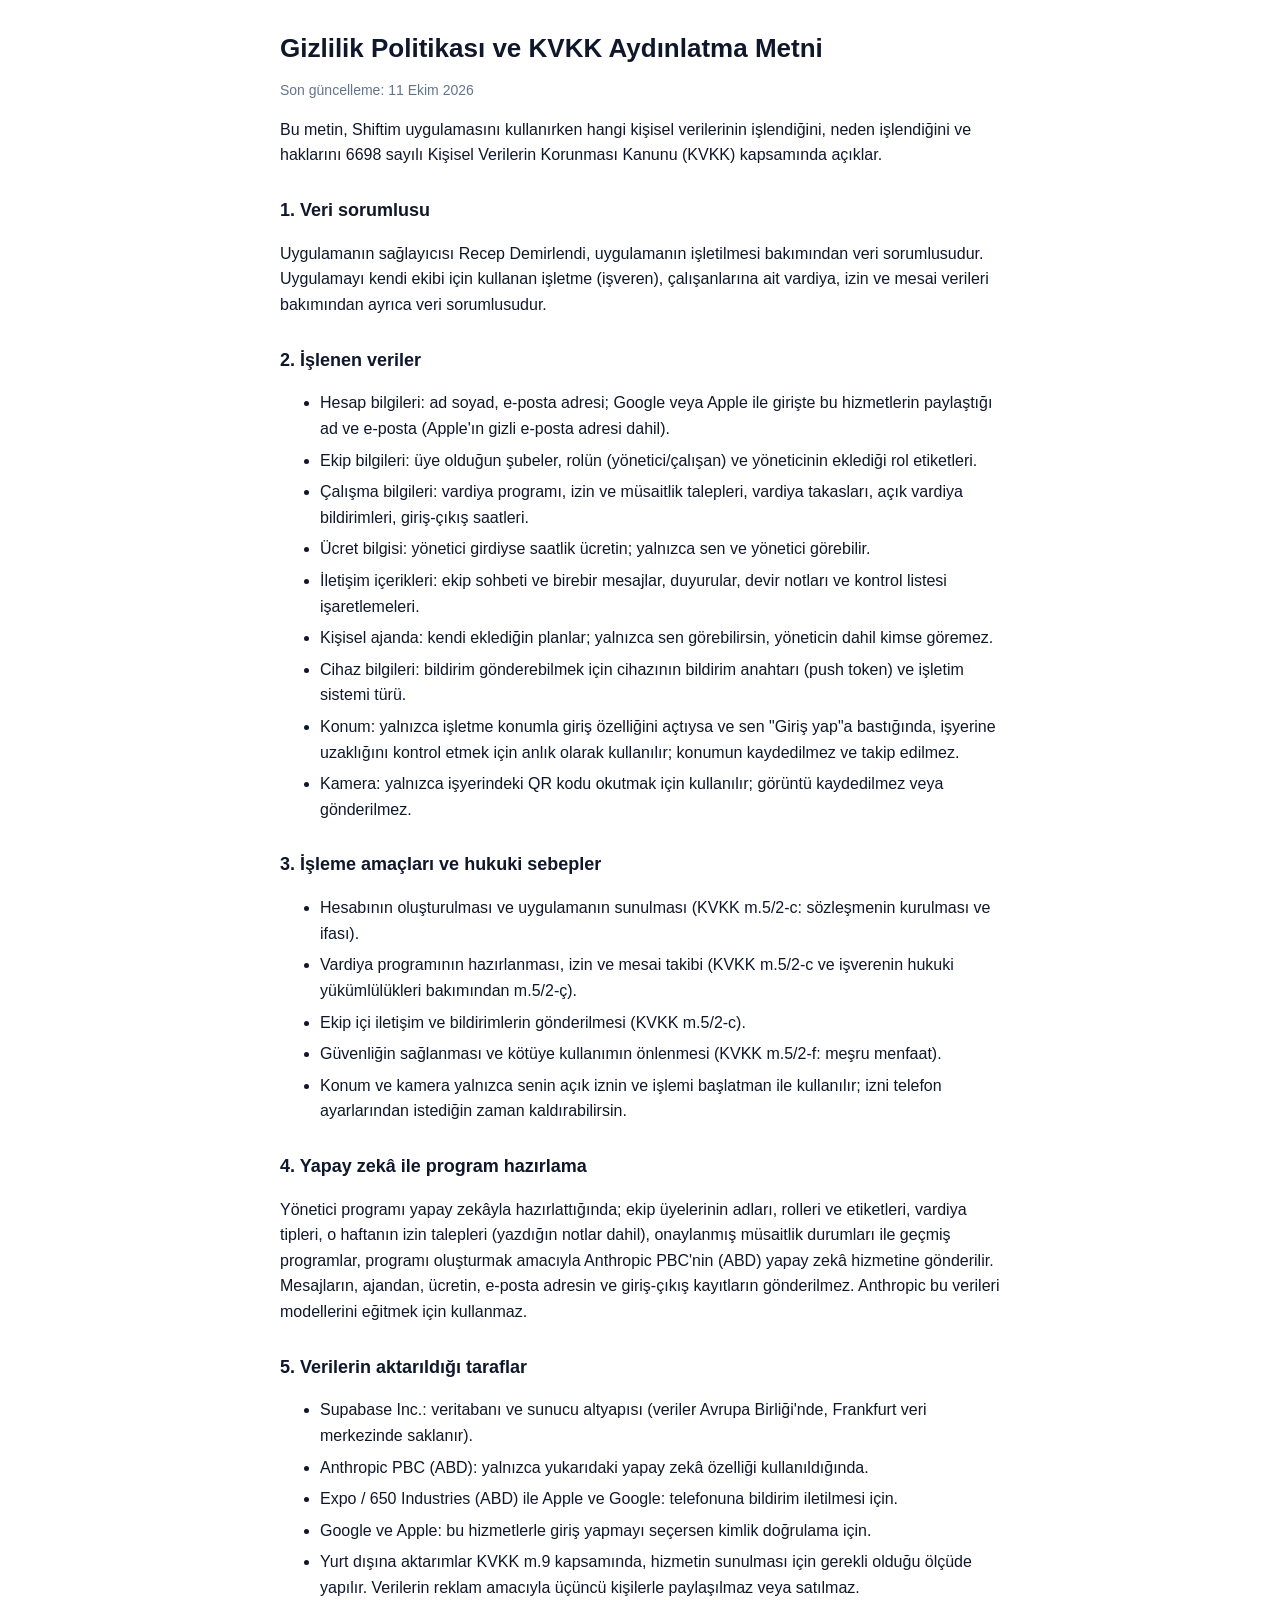
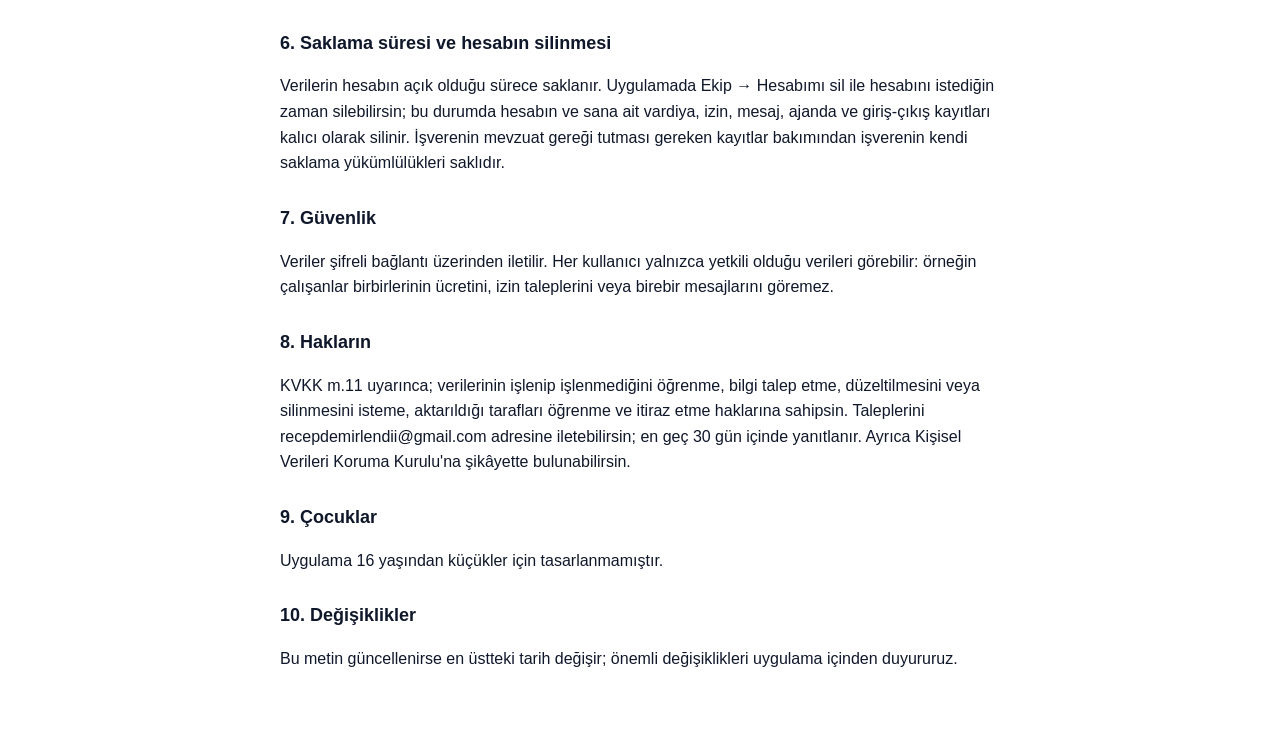
<file: app/privacy.html>
<!doctype html>
<html lang="tr"><head><meta charset="utf-8"><meta name="viewport" content="width=device-width, initial-scale=1">
<title>Gizlilik Politikası ve KVKK Aydınlatma Metni</title>
<style>
  :root { color-scheme: light dark; --text: #0F172A; --muted: #64748B; --bg: #FFFFFF; }
  @media (prefers-color-scheme: dark) { :root { --text: #F1F5F9; --muted: #8A94A8; --bg: #0B0D14; } }
  body { margin: 0; background: var(--bg); color: var(--text); font: 16px/1.6 -apple-system, BlinkMacSystemFont, "Segoe UI", Roboto, sans-serif; }
  main { max-width: 720px; margin: 0 auto; padding: 32px 16px 64px; }
  h1 { font-size: 26px; line-height: 1.25; margin: 0 0 4px; } h2 { font-size: 18px; margin: 28px 0 8px; }
  .muted { color: var(--muted); font-size: 14px; } li { margin-bottom: 6px; }
</style></head>
<body><main>
<h1>Gizlilik Politikası ve KVKK Aydınlatma Metni</h1>
<p class="muted">Son güncelleme: 11 Ekim 2026</p>
<p>Bu metin, Shiftim uygulamasını kullanırken hangi kişisel verilerinin işlendiğini, neden işlendiğini ve haklarını 6698 sayılı Kişisel Verilerin Korunması Kanunu (KVKK) kapsamında açıklar.</p>
<h2>1. Veri sorumlusu</h2>
<p>Uygulamanın sağlayıcısı Recep Demirlendi, uygulamanın işletilmesi bakımından veri sorumlusudur. Uygulamayı kendi ekibi için kullanan işletme (işveren), çalışanlarına ait vardiya, izin ve mesai verileri bakımından ayrıca veri sorumlusudur.</p>

<h2>2. İşlenen veriler</h2>
<ul><li>Hesap bilgileri: ad soyad, e-posta adresi; Google veya Apple ile girişte bu hizmetlerin paylaştığı ad ve e-posta (Apple'ın gizli e-posta adresi dahil).</li><li>Ekip bilgileri: üye olduğun şubeler, rolün (yönetici/çalışan) ve yöneticinin eklediği rol etiketleri.</li><li>Çalışma bilgileri: vardiya programı, izin ve müsaitlik talepleri, vardiya takasları, açık vardiya bildirimleri, giriş-çıkış saatleri.</li><li>Ücret bilgisi: yönetici girdiyse saatlik ücretin; yalnızca sen ve yönetici görebilir.</li><li>İletişim içerikleri: ekip sohbeti ve birebir mesajlar, duyurular, devir notları ve kontrol listesi işaretlemeleri.</li><li>Kişisel ajanda: kendi eklediğin planlar; yalnızca sen görebilirsin, yöneticin dahil kimse göremez.</li><li>Cihaz bilgileri: bildirim gönderebilmek için cihazının bildirim anahtarı (push token) ve işletim sistemi türü.</li><li>Konum: yalnızca işletme konumla giriş özelliğini açtıysa ve sen &quot;Giriş yap&quot;a bastığında, işyerine uzaklığını kontrol etmek için anlık olarak kullanılır; konumun kaydedilmez ve takip edilmez.</li><li>Kamera: yalnızca işyerindeki QR kodu okutmak için kullanılır; görüntü kaydedilmez veya gönderilmez.</li></ul>
<h2>3. İşleme amaçları ve hukuki sebepler</h2>
<ul><li>Hesabının oluşturulması ve uygulamanın sunulması (KVKK m.5/2-c: sözleşmenin kurulması ve ifası).</li><li>Vardiya programının hazırlanması, izin ve mesai takibi (KVKK m.5/2-c ve işverenin hukuki yükümlülükleri bakımından m.5/2-ç).</li><li>Ekip içi iletişim ve bildirimlerin gönderilmesi (KVKK m.5/2-c).</li><li>Güvenliğin sağlanması ve kötüye kullanımın önlenmesi (KVKK m.5/2-f: meşru menfaat).</li><li>Konum ve kamera yalnızca senin açık iznin ve işlemi başlatman ile kullanılır; izni telefon ayarlarından istediğin zaman kaldırabilirsin.</li></ul>
<h2>4. Yapay zekâ ile program hazırlama</h2>
<p>Yönetici programı yapay zekâyla hazırlattığında; ekip üyelerinin adları, rolleri ve etiketleri, vardiya tipleri, o haftanın izin talepleri (yazdığın notlar dahil), onaylanmış müsaitlik durumları ile geçmiş programlar, programı oluşturmak amacıyla Anthropic PBC'nin (ABD) yapay zekâ hizmetine gönderilir. Mesajların, ajandan, ücretin, e-posta adresin ve giriş-çıkış kayıtların gönderilmez. Anthropic bu verileri modellerini eğitmek için kullanmaz.</p>

<h2>5. Verilerin aktarıldığı taraflar</h2>
<ul><li>Supabase Inc.: veritabanı ve sunucu altyapısı (veriler Avrupa Birliği'nde, Frankfurt veri merkezinde saklanır).</li><li>Anthropic PBC (ABD): yalnızca yukarıdaki yapay zekâ özelliği kullanıldığında.</li><li>Expo / 650 Industries (ABD) ile Apple ve Google: telefonuna bildirim iletilmesi için.</li><li>Google ve Apple: bu hizmetlerle giriş yapmayı seçersen kimlik doğrulama için.</li><li>Yurt dışına aktarımlar KVKK m.9 kapsamında, hizmetin sunulması için gerekli olduğu ölçüde yapılır. Verilerin reklam amacıyla üçüncü kişilerle paylaşılmaz veya satılmaz.</li></ul>
<h2>6. Saklama süresi ve hesabın silinmesi</h2>
<p>Verilerin hesabın açık olduğu sürece saklanır. Uygulamada Ekip → Hesabımı sil ile hesabını istediğin zaman silebilirsin; bu durumda hesabın ve sana ait vardiya, izin, mesaj, ajanda ve giriş-çıkış kayıtları kalıcı olarak silinir. İşverenin mevzuat gereği tutması gereken kayıtlar bakımından işverenin kendi saklama yükümlülükleri saklıdır.</p>

<h2>7. Güvenlik</h2>
<p>Veriler şifreli bağlantı üzerinden iletilir. Her kullanıcı yalnızca yetkili olduğu verileri görebilir: örneğin çalışanlar birbirlerinin ücretini, izin taleplerini veya birebir mesajlarını göremez.</p>

<h2>8. Hakların</h2>
<p>KVKK m.11 uyarınca; verilerinin işlenip işlenmediğini öğrenme, bilgi talep etme, düzeltilmesini veya silinmesini isteme, aktarıldığı tarafları öğrenme ve itiraz etme haklarına sahipsin. Taleplerini recepdemirlendii@gmail.com adresine iletebilirsin; en geç 30 gün içinde yanıtlanır. Ayrıca Kişisel Verileri Koruma Kurulu'na şikâyette bulunabilirsin.</p>

<h2>9. Çocuklar</h2>
<p>Uygulama 16 yaşından küçükler için tasarlanmamıştır.</p>

<h2>10. Değişiklikler</h2>
<p>Bu metin güncellenirse en üstteki tarih değişir; önemli değişiklikleri uygulama içinden duyururuz.</p>

</main></body></html>
</file>
<file: style.css>
:root{--brand:#157A93;--brand-2:#219EBC;--brand-soft:#DCEFF5;--bg:#F4F9FB;--surface:#FFFFFF;--surface-2:#EAF4F7;--text:#0B2433;--text-2:#334155;--muted:#64748B;--border:#D3E6EC;--danger:#E11D48;--success:#059669;--glow-1:rgba(33,158,188,.22);--glow-2:rgba(2,48,71,.18);--shadow:0 1px 2px rgba(15,23,42,.04),0 10px 30px -12px rgba(15,23,42,.12);--radius:22px;color-scheme:light}
@media (prefers-color-scheme:dark){:root:not([data-theme="light"]){--brand:#5CC8E0;--brand-2:#219EBC;--brand-soft:#173A4C;--bg:#0B1A22;--surface:#12262F;--surface-2:#18313C;--text:#F3F5FA;--text-2:#CBD5E1;--muted:#8B95AA;--border:#24414D;--danger:#FB7185;--success:#34D399;--glow-1:rgba(33,158,188,.28);--glow-2:rgba(2,48,71,.22);--shadow:0 10px 30px -12px rgba(0,0,0,.6);color-scheme:dark}}
*{box-sizing:border-box}html{-webkit-text-size-adjust:100%;scroll-behavior:smooth;scroll-padding-top:90px}
body{margin:0;background:var(--bg);color:var(--text);font:16px/1.65 -apple-system,BlinkMacSystemFont,"SF Pro Text","Segoe UI",Roboto,"Helvetica Neue",Arial,sans-serif;-webkit-font-smoothing:antialiased;overflow-x:clip}
a{color:var(--brand);text-decoration:none}a:hover{text-decoration:underline;text-underline-offset:3px}
:focus-visible{outline:3px solid var(--brand);outline-offset:3px;border-radius:8px}
.wrap{width:100%;max-width:1160px;margin:0 auto;padding:0 16px}@media(min-width:720px){.wrap{padding:0 28px}}
.ico{width:22px;height:22px;flex:none}
/* Üst bar */
header.top{position:sticky;top:0;z-index:20;background:color-mix(in srgb,var(--bg) 78%,transparent);backdrop-filter:saturate(1.8) blur(16px);-webkit-backdrop-filter:saturate(1.8) blur(16px);border-bottom:1px solid color-mix(in srgb,var(--border) 70%,transparent)}
header.top .wrap{display:flex;align-items:center;justify-content:space-between;height:66px;gap:12px}
.brand{display:flex;align-items:center;gap:10px;color:var(--text);font-weight:800;font-size:20px;letter-spacing:-.4px}.brand:hover{text-decoration:none}
.logo-mark{width:34px;height:34px;flex:none;filter:drop-shadow(0 6px 12px rgba(33,158,188,.35))}
nav.links{display:flex;gap:2px;align-items:center}
nav.links a{color:var(--muted);font-weight:600;font-size:14px;padding:8px 11px;border-radius:10px}nav.links a:hover,nav.links a[aria-current]{color:var(--text);background:var(--surface-2);text-decoration:none}
nav.links a.pill{background:var(--text);color:var(--bg);margin-left:6px}nav.links a.pill:hover{opacity:.9;background:var(--text);color:var(--bg)}
@media(max-width:640px){nav.links .hide-sm{display:none}nav.links a{padding:8px 8px}}
/* Ortak */
.eyebrow{display:inline-flex;align-items:center;gap:8px;font-size:13px;font-weight:700;color:var(--brand);background:var(--brand-soft);padding:6px 12px 6px 8px;border-radius:999px;border:1px solid color-mix(in srgb,var(--brand) 18%,transparent)}
.eyebrow .dot{width:8px;height:8px;border-radius:50%;background:var(--success);box-shadow:0 0 0 4px color-mix(in srgb,var(--success) 25%,transparent)}
.grad{background:linear-gradient(95deg,var(--brand) 10%,var(--brand-2) 90%);-webkit-background-clip:text;background-clip:text;color:transparent}
.btn{display:inline-flex;align-items:center;gap:10px;font-weight:700;font-size:15px;padding:12px 18px;border-radius:14px;border:1px solid transparent;line-height:1.15;transition:transform .15s ease,box-shadow .15s ease}
.btn:hover{text-decoration:none;transform:translateY(-1px)}
.btn.dark{background:var(--text);color:var(--bg);box-shadow:0 10px 24px -10px rgba(2,48,71,.5)}.btn.ghost{background:var(--surface);color:var(--text);border-color:var(--border)}
.btn small{display:block;font-weight:600;font-size:11px;opacity:.7;letter-spacing:.2px}
.btn svg.store{width:22px;height:22px}
section.block{padding:56px 0}@media(min-width:900px){section.block{padding:80px 0}}
.sec-head{max-width:680px;margin:0 0 32px}.sec-head.center{margin:0 auto 36px;text-align:center}
.sec-head h2{font-size:clamp(28px,4vw,40px);letter-spacing:-1px;line-height:1.1;margin:12px 0 10px}.sec-head p{color:var(--muted);margin:0;font-size:17px}
.card{background:var(--surface);border:1px solid var(--border);border-radius:var(--radius);box-shadow:var(--shadow)}
/* Hero */
.hero-bg{position:relative;isolation:isolate;overflow-x:clip}
.hero-bg:before{content:"";position:absolute;inset:-120px -10% auto;height:720px;z-index:-1;background:radial-gradient(40% 50% at 20% 30%,var(--glow-1),transparent 70%),radial-gradient(35% 45% at 80% 20%,var(--glow-2),transparent 70%)}
.hero-bg:after{content:"";position:absolute;inset:0;z-index:-1;background-image:linear-gradient(var(--border) 1px,transparent 1px),linear-gradient(90deg,var(--border) 1px,transparent 1px);background-size:44px 44px;opacity:.35;-webkit-mask-image:radial-gradient(60% 55% at 50% 30%,#000,transparent 75%);mask-image:radial-gradient(60% 55% at 50% 30%,#000,transparent 75%)}
.hero{padding:48px 0 24px;display:grid;gap:44px;align-items:center}@media(min-width:960px){.hero{grid-template-columns:1.08fr .92fr;padding:88px 0 64px}}
.hero h1{font-size:clamp(38px,6.6vw,64px);line-height:1.02;letter-spacing:-2px;margin:20px 0 18px;font-weight:850}
.hero p.lead{font-size:clamp(17px,2.2vw,20px);color:var(--text-2);max-width:560px;margin:0 0 30px}
.cta{display:flex;gap:10px;flex-wrap:wrap}
.hero-note{display:flex;align-items:center;gap:10px;margin-top:22px;color:var(--muted);font-size:14px}
.hero-note .ico{width:18px;height:18px;color:var(--success)}
/* Telefon */
.phone-wrap{justify-self:center;position:relative;width:min(330px,100%)}
.phone{position:relative;background:var(--surface);border:1px solid var(--border);border-radius:44px;padding:12px;box-shadow:0 40px 80px -30px rgba(21,122,147,.45),0 0 0 8px #0B2433,0 0 0 9px #2A3045;animation:float 7s ease-in-out infinite}
@keyframes float{0%,100%{transform:translateY(0)}50%{transform:translateY(-10px)}}
@media (prefers-reduced-motion:reduce){.phone{animation:none}}
.screen{background:var(--bg);border-radius:34px;overflow:hidden;padding:10px 12px 0}
.status{display:flex;justify-content:space-between;align-items:center;font-size:12px;font-weight:700;padding:4px 10px 10px;color:var(--text)}
.status .island{width:88px;height:24px;background:#000;border-radius:14px}
.status .bars{display:flex;gap:2px;align-items:flex-end}.status .bars i{display:block;width:3px;background:var(--text);border-radius:1px}
.p-greet{font-size:12px;color:var(--muted);font-weight:600;margin:4px 6px 0}.p-title{font-size:23px;font-weight:850;margin:0 6px 12px;letter-spacing:-.5px}
.p-card{border-radius:18px;padding:13px 14px;margin-bottom:10px;background:var(--surface);border:1px solid var(--border)}
.p-shift{background:linear-gradient(135deg,#157A93,#023047);color:#fff;border:0}.p-shift .t{font-size:10.5px;font-weight:700;opacity:.85;text-transform:uppercase;letter-spacing:.6px}.p-shift .h{font-size:28px;font-weight:850;letter-spacing:-.6px;margin:4px 0 0}.p-shift .s{font-size:13.5px;opacity:.92}
.p-shift .who{display:flex;margin-top:10px}.p-shift .who i{width:24px;height:24px;border-radius:50%;border:2px solid #157A93;margin-right:-7px;display:grid;place-items:center;font-size:10px;font-style:normal;font-weight:800}
.p-open{position:relative;padding-left:18px}.p-open:before{content:"";position:absolute;left:0;top:12px;bottom:12px;width:4px;border-radius:0 4px 4px 0;background:var(--danger)}
.p-open b{display:block;font-size:14px}.p-open>span{font-size:12px;color:var(--muted)}
.p-row{display:flex;gap:8px;margin-top:9px}.p-btn{background:#059669;color:#fff;font-size:12px;font-weight:700;padding:6px 11px;border-radius:9px}.p-tag{font-size:11px;font-weight:700;color:var(--danger);background:color-mix(in srgb,var(--danger) 12%,transparent);padding:5px 9px;border-radius:999px;margin-left:auto}
.p-chat{display:flex;flex-direction:column;gap:6px}.bub{font-size:12.5px;padding:7px 11px;border-radius:14px;max-width:82%;line-height:1.4}.bub.in{background:var(--surface-2);align-self:flex-start;border-bottom-left-radius:4px}.bub.out{background:var(--brand);color:#fff;align-self:flex-end;border-bottom-right-radius:4px}
.tabbar{display:flex;justify-content:space-around;padding:10px 4px 14px;margin:6px -12px 0;background:var(--surface);border-top:1px solid var(--border);color:var(--muted)}.tabbar span{display:flex;flex-direction:column;align-items:center;gap:2px;font-size:9.5px;font-weight:700}.tabbar span.on{color:var(--brand)}.tabbar .ico{width:19px;height:19px}
.float-chip{position:absolute;z-index:2;display:flex;align-items:center;gap:8px;background:var(--surface);border:1px solid var(--border);box-shadow:var(--shadow);padding:9px 12px;border-radius:14px;font-size:12.5px;font-weight:700;white-space:nowrap}
.float-chip .ico{width:18px;height:18px;color:var(--brand)}
.float-chip.a{left:-34px;top:120px}.float-chip.b{right:-30px;bottom:150px}
@media(max-width:480px){.float-chip{display:none}}
/* Sektörler */
.sectors{display:flex;flex-wrap:wrap;gap:10px;justify-content:center;padding:8px 0 4px}
.sectors span{background:var(--surface);border:1px solid var(--border);border-radius:999px;padding:9px 16px;font-weight:650;font-size:14.5px;color:var(--text-2)}
.sectors-label{text-align:center;color:var(--muted);font-size:13px;font-weight:700;text-transform:uppercase;letter-spacing:.8px;margin:0 0 14px}
/* Özellikler */
.grid{display:grid;gap:16px;grid-template-columns:1fr}@media(min-width:640px){.grid{grid-template-columns:1fr 1fr}}@media(min-width:980px){.grid.three{grid-template-columns:repeat(3,1fr)}}
.feature{padding:26px;transition:transform .2s ease,border-color .2s ease}.feature:hover{transform:translateY(-3px);border-color:color-mix(in srgb,var(--brand) 40%,var(--border))}
.feature h3{font-size:18px;margin:16px 0 6px;letter-spacing:-.3px}.feature p{margin:0;color:var(--muted);font-size:15px}
.ibox{width:48px;height:48px;border-radius:14px;display:grid;place-items:center;color:#fff;background:linear-gradient(135deg,var(--c1),var(--c2));box-shadow:0 10px 20px -8px var(--c1)}
/* Adımlar */
.steps{display:grid;gap:16px;counter-reset:s}@media(min-width:900px){.steps{grid-template-columns:repeat(3,1fr)}}
.step{padding:26px;position:relative}.step:before{counter-increment:s;content:counter(s);display:grid;place-items:center;width:36px;height:36px;border-radius:50%;background:var(--brand-soft);color:var(--brand);font-weight:800}
.step h3{margin:14px 0 6px;font-size:18px;letter-spacing:-.3px}.step p{margin:0;color:var(--muted);font-size:15px}
/* Güven */
.trust{position:relative;overflow:hidden;border-radius:30px;padding:34px 22px;display:grid;gap:26px;color:#fff;background:radial-gradient(60% 80% at 100% 0%,rgba(255,255,255,.18),transparent 60%),linear-gradient(135deg,#4338CA,#7E22CE)}
@media(min-width:900px){.trust{grid-template-columns:.9fr 1.1fr;padding:52px;align-items:center}}
.trust h2{font-size:clamp(28px,4vw,40px);letter-spacing:-1px;line-height:1.1;margin:0 0 12px}.trust p{color:rgba(255,255,255,.86);margin:0 0 20px;font-size:17px}
.trust ul{list-style:none;margin:0;padding:0;display:grid;gap:12px}
.trust li{display:flex;gap:14px;align-items:flex-start;background:rgba(255,255,255,.1);border:1px solid rgba(255,255,255,.2);border-radius:16px;padding:14px 16px;backdrop-filter:blur(6px)}
.trust li b{display:block}.trust li span{color:rgba(255,255,255,.85);font-size:14.5px}
.trust .docs{display:flex;flex-wrap:wrap;gap:8px}.trust .docs a{color:#fff;background:rgba(255,255,255,.14);border:1px solid rgba(255,255,255,.25);padding:8px 14px;border-radius:999px;font-weight:700;font-size:14px}.trust .docs a:hover{background:rgba(255,255,255,.24);text-decoration:none}
/* SSS */
.faq{max-width:780px;margin:0 auto;display:grid;gap:10px}
.faq details{background:var(--surface);border:1px solid var(--border);border-radius:16px;padding:0 20px}
.faq summary{cursor:pointer;list-style:none;display:flex;justify-content:space-between;align-items:center;gap:16px;padding:18px 0;font-weight:700;font-size:16.5px}
.faq summary::-webkit-details-marker{display:none}.faq summary .ico{color:var(--muted);transition:transform .2s}.faq details[open] summary .ico{transform:rotate(180deg)}
.faq details p{margin:0 0 18px;color:var(--text-2)}
/* Son çağrı */
.final{text-align:center;padding:44px 22px;border-radius:30px;background:var(--surface);border:1px solid var(--border);box-shadow:var(--shadow)}
.final h2{font-size:clamp(26px,4vw,38px);letter-spacing:-1px;margin:0 0 10px}.final p{color:var(--muted);margin:0 auto 24px;max-width:520px}.final .cta{justify-content:center}
/* Belgeler */
.progress{position:fixed;top:0;left:0;height:3px;width:0;z-index:30;background:linear-gradient(90deg,var(--brand),var(--brand-2))}
.doc-hero{position:relative;isolation:isolate;padding:48px 0 30px;border-bottom:1px solid var(--border);background:linear-gradient(180deg,color-mix(in srgb,var(--brand-soft) 70%,transparent),transparent)}
.doc-hero h1{font-size:clamp(30px,5vw,46px);letter-spacing:-1.2px;line-height:1.08;margin:16px 0 12px}
.doc-hero p{color:var(--text-2);max-width:720px;margin:0 0 16px}
.crumbs{font-size:14px;color:var(--muted)}.crumbs a{color:var(--muted)}
.meta{display:flex;flex-wrap:wrap;gap:8px;font-size:13.5px;color:var(--muted)}.meta span{display:inline-flex;gap:6px;align-items:center;background:var(--surface);border:1px solid var(--border);padding:5px 11px;border-radius:999px}
.doc-layout{display:grid;gap:28px;padding:32px 0 64px}@media(min-width:980px){.doc-layout{grid-template-columns:260px minmax(0,1fr);align-items:start}}
.toc{display:none}@media(min-width:980px){.toc{display:block;position:sticky;top:96px}}
.toc p{font-size:12px;font-weight:800;text-transform:uppercase;letter-spacing:.8px;color:var(--muted);margin:0 0 10px}
.toc ol{list-style:none;margin:0 0 20px;padding:0;border-left:2px solid var(--border)}.toc a{display:block;color:var(--muted);font-size:14px;padding:6px 0 6px 14px;margin-left:-2px;border-left:2px solid transparent;line-height:1.35}.toc a:hover,.toc a.on{color:var(--text);border-left-color:var(--brand);text-decoration:none}
.toc .print{display:inline-flex;align-items:center;gap:8px;font-size:14px;font-weight:700;color:var(--text);background:var(--surface);border:1px solid var(--border);padding:8px 12px;border-radius:10px;cursor:pointer}
article.doc{padding:26px 20px;min-width:0}@media(min-width:720px){article.doc{padding:44px 52px}}
article.doc section{padding-top:8px}article.doc h2{font-size:21px;letter-spacing:-.3px;margin:26px 0 10px;display:flex;align-items:center;gap:10px}
article.doc section:first-child h2{margin-top:6px}
article.doc p{color:var(--text-2);margin:0 0 12px}
article.doc ul{margin:0 0 14px;padding:0;list-style:none}article.doc li{position:relative;padding-left:22px;margin-bottom:9px;color:var(--text-2)}
article.doc li:before{content:"";position:absolute;left:4px;top:.68em;width:7px;height:7px;border-radius:50%;background:linear-gradient(135deg,var(--brand),var(--brand-2))}
article.doc a{word-break:break-word;font-weight:600}
.callout{display:flex;gap:12px;align-items:flex-start;background:var(--brand-soft);border:1px solid color-mix(in srgb,var(--brand) 20%,transparent);border-radius:16px;padding:14px 16px;margin:0 0 8px;color:var(--text-2);font-size:15px}.callout .ico{color:var(--brand);margin-top:2px}
.related{display:grid;gap:12px;margin-top:40px;padding-top:26px;border-top:1px solid var(--border)}@media(min-width:640px){.related{grid-template-columns:1fr 1fr}}
.related a{display:flex;justify-content:space-between;gap:12px;align-items:center;background:var(--surface-2);border:1px solid transparent;border-radius:16px;padding:16px 18px;color:var(--text)}.related a:hover{text-decoration:none;border-color:var(--brand)}
.related b{display:block}.related span{color:var(--muted);font-size:14px}.related .ico{color:var(--brand)}
/* Alt bilgi */
footer.bottom{border-top:1px solid var(--border);padding:44px 0 36px;color:var(--muted);font-size:14.5px;margin-top:24px}
.fgrid{display:grid;gap:28px}@media(min-width:760px){.fgrid{grid-template-columns:1.4fr 1fr 1fr}}
.fgrid h4{color:var(--text);font-size:13px;text-transform:uppercase;letter-spacing:.8px;margin:0 0 12px}
.fgrid ul{list-style:none;margin:0;padding:0;display:grid;gap:8px}.fgrid a{color:var(--muted)}.fgrid a:hover{color:var(--text)}
.fbrand p{margin:12px 0 0;max-width:340px}
.fbase{display:flex;flex-wrap:wrap;gap:8px 20px;justify-content:space-between;border-top:1px solid var(--border);margin-top:32px;padding-top:20px;font-size:13.5px}
@media print{header.top,footer.bottom,.toc,.related,.progress{display:none}body{background:#fff;color:#000}.doc-hero{background:none;border:0;padding-top:0}article.doc{border:0;box-shadow:none;padding:0}}
</file>
